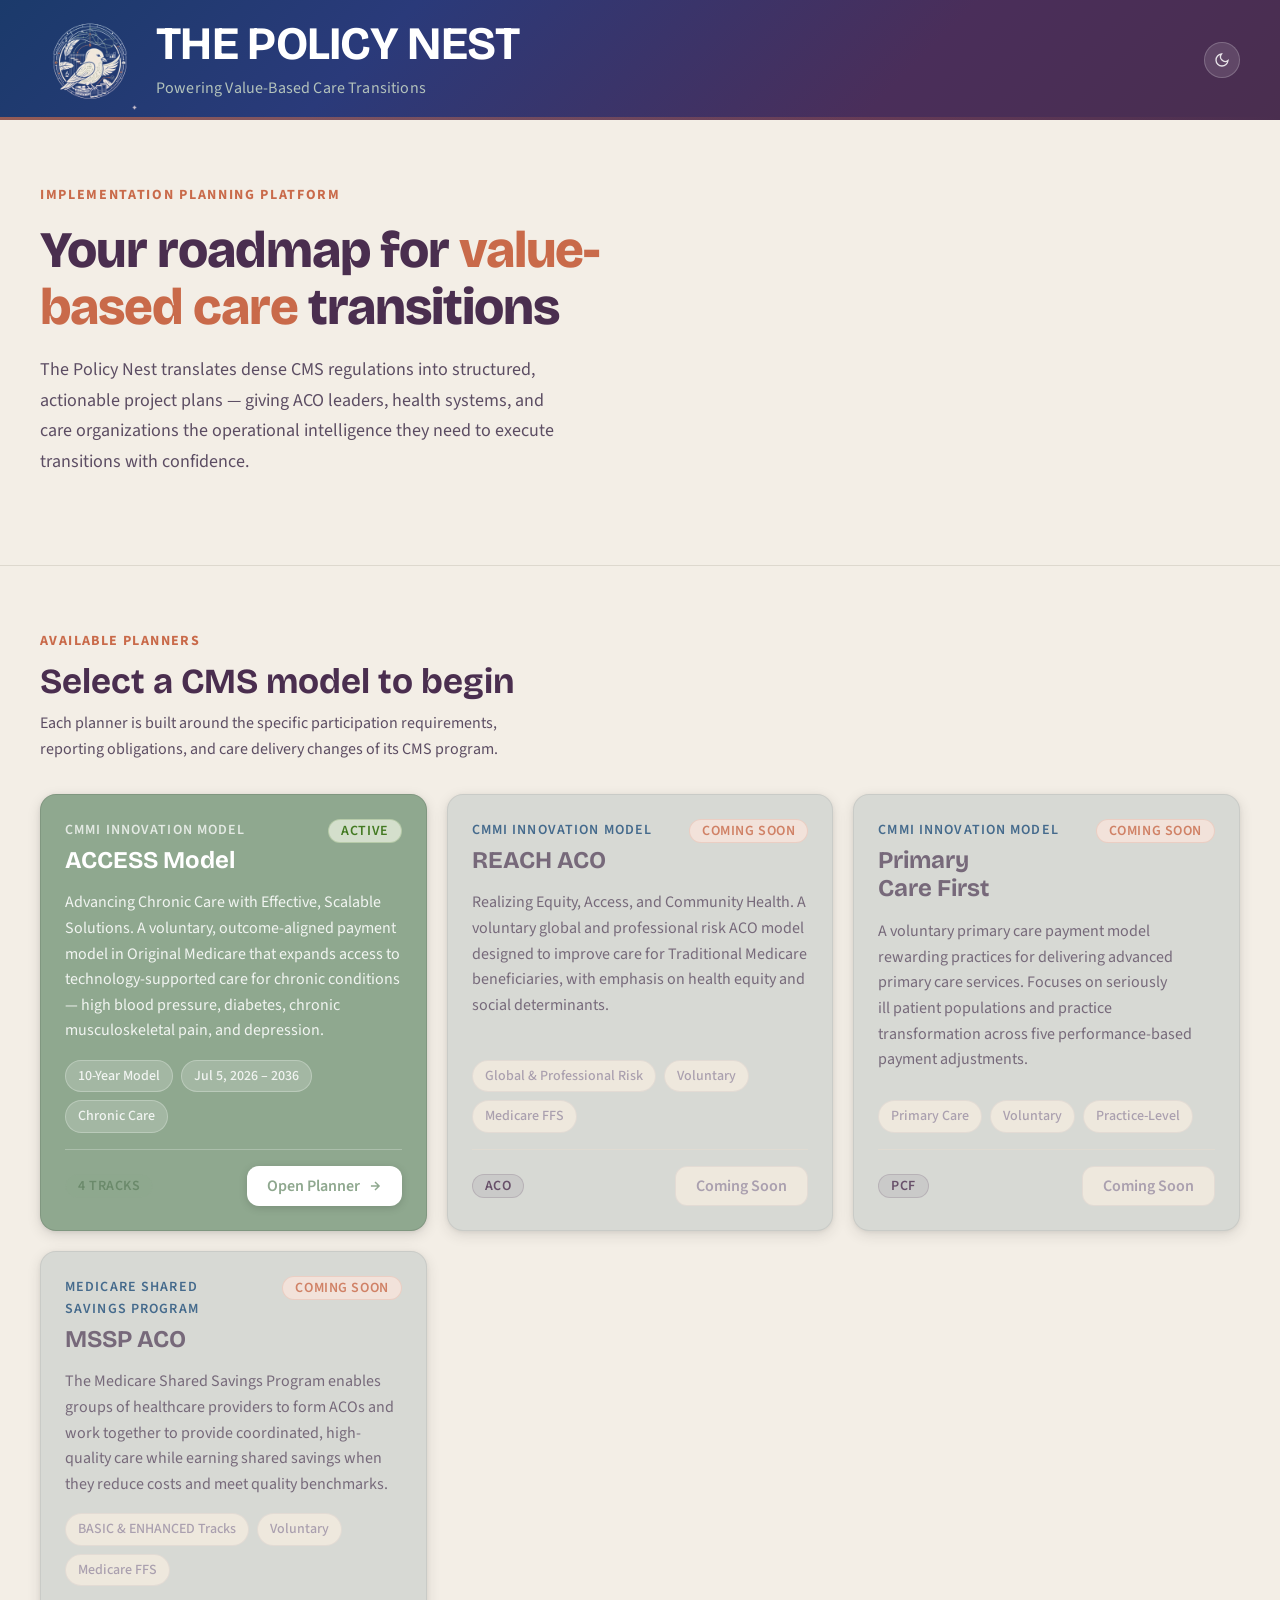
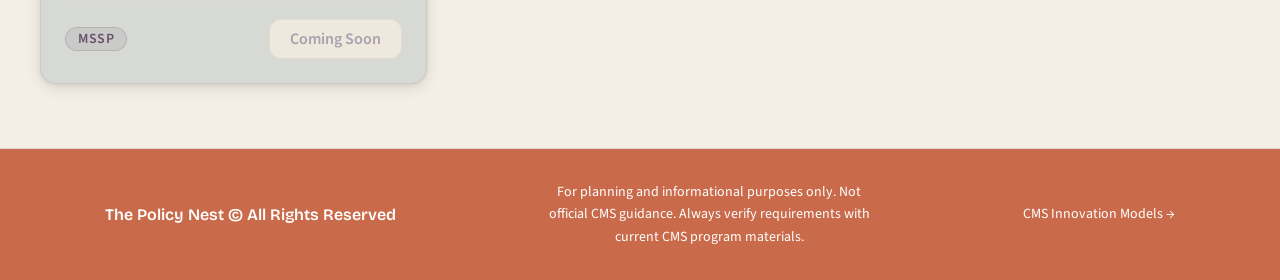
<file: index.html>
<!DOCTYPE html>
<html lang="en" data-theme="light">
<head>
  <meta charset="UTF-8" />
  <meta name="viewport" content="width=device-width, initial-scale=1.0" />
  <title>The Policy Nest — Implementation Planning Platform</title>
  <meta name="description" content="The Policy Nest translates CMS regulations and value-based care policy into structured, actionable implementation plans for ACO leaders and health systems." />
  <link rel="preconnect" href="https://fonts.googleapis.com">
  <link rel="preconnect" href="https://fonts.gstatic.com" crossorigin>
  <link href="https://fonts.googleapis.com/css2?family=Bricolage+Grotesque:opsz,wght@12..96,400;12..96,500;12..96,600;12..96,700;12..96,800&family=Source+Sans+3:ital,wght@0,300..900;1,300..900&display=swap" rel="stylesheet">
  <link rel="stylesheet" href="./style.css" />
  <style>
    html, body { height: 100%; }
    body { display: flex; flex-direction: column; background-color: #F3EEE6; }
    main { flex: 1; }

    /* ── Banner (matched to ACCESS Rollout.html) ── */
    .site-banner {
      background: linear-gradient(135deg, #1b3a6b 0%, #2a3a7a 30%, #4a2e5a 70%, #4a2e4f 100%);
      padding: 0 clamp(1.25rem, 4vw, 2.5rem);
      display: flex;
      align-items: center;
      justify-content: space-between;
      gap: 1rem;
      min-height: clamp(80px, 10vw, 120px);
      position: relative;
    }
    /* Thin clay accent line along the bottom edge (replaces the 4px solid border) */
    .site-banner::after {
      content: '';
      position: absolute;
      bottom: 0; left: 0; right: 0;
      height: 3px;
      background: linear-gradient(90deg, #c96a4a 0%, transparent 100%);
      opacity: 0.7;
    }

    /* Logo — pinned to TOP of the banner (not vertically centered) */
    .site-banner__logo-wrap {
      display: flex;
      align-items: flex-start;
      align-self: flex-start;
      margin-top: clamp(8px, 1vw, 14px);
      flex-shrink: 0;
    }
    .site-banner__logo {
      height: auto;
      width: auto;
      max-height: clamp(60px, 8vw, 100px);
      object-fit: contain;
      display: block;
      border-radius: 10px;
    }

    /* Title + tagline — left-aligned next to the logo */
    .site-banner__text-block {
      display: flex;
      flex-direction: column;
      gap: 0.35rem;
      flex: 1;
      min-width: 0;
    }
    .site-banner__name {
      font-family: var(--font-display);
      font-size: clamp(1.6rem, 3vw + 0.5rem, 3rem);
      font-weight: 700;
      color: #ffffff;
      letter-spacing: -0.015em;
      line-height: 1.1;
      white-space: nowrap;
    }
    .site-banner__tagline {
      font-family: var(--font-body);
      font-size: clamp(0.875rem, 1vw + 0.2rem, 1.2rem);
      font-weight: 400;
      color: rgba(194, 210, 195, 0.9);
      letter-spacing: 0.01em;
      text-transform: none;
      max-width: max-content;
    }

    /* Right nav (dark-mode toggle) */
    .site-banner__controls {
      display: flex;
      align-items: center;
      gap: 0.75rem;
      flex-shrink: 0;
      flex-wrap: wrap;
      justify-content: flex-end;
    }

    /* ── Hero ── */
    .hero {
      background: #F3EEE6;
      padding: clamp(var(--space-10), 5vw, var(--space-16)) var(--space-6);
    }
    .hero__inner { max-width: var(--content-wide); margin-inline: auto; }
    .hero__overline {
      font-family: var(--font-body);
      font-size: var(--text-xs);
      font-weight: 700;
      text-transform: uppercase;
      letter-spacing: 0.12em;
      color: var(--clay);
      margin-bottom: var(--space-4);
    }
    .hero__heading {
      font-family: var(--font-display);
      font-size: var(--text-2xl);
      font-weight: 800;
      color: var(--aubergine);
      line-height: 1.1;
      letter-spacing: -0.02em;
      margin-bottom: var(--space-5);
      max-width: 20ch;
    }
    .hero__heading span { color: var(--clay); }
    .hero__body {
      font-size: var(--text-base);
      color: var(--color-text-muted);
      max-width: 58ch;
      line-height: 1.7;
      margin-bottom: var(--space-6);
    }

    /* ── Models section ── */
    .models-section {
      background: #F3EEE6;
      padding: clamp(var(--space-10), 5vw, var(--space-16)) var(--space-6);
      border-top: 1px solid var(--color-divider);
      border-bottom: 1px solid var(--color-divider);
    }
    .models-section__header { max-width: var(--content-wide); margin-inline: auto; margin-bottom: var(--space-8); }
    .models-section__title { font-family: var(--font-display); font-size: var(--text-xl); font-weight: 700; color: var(--aubergine); margin-top: var(--space-2); }
    .models-section__desc { font-size: var(--text-sm); color: var(--color-text-muted); margin-top: var(--space-2); max-width: 58ch; }
    .models-grid { max-width: var(--content-wide); margin-inline: auto; display: grid; grid-template-columns: repeat(auto-fill, minmax(min(300px, 100%), 1fr)); gap: var(--space-5); }

    /* ── Model Card ── */
    .model-card {
      background: #d1d5d1;
      border: 1px solid rgba(0,0,0,0.08);
      border-radius: var(--radius-xl);
      padding: var(--space-6);
      display: flex; flex-direction: column; gap: var(--space-4);
      box-shadow: 0 4px 14px rgba(0,0,0,0.12), 0 1px 4px rgba(0,0,0,0.08);
      transition: box-shadow var(--transition-interactive), transform var(--transition-interactive);
      cursor: pointer;
      position: relative;
    }
    .model-card:hover {
      box-shadow: 0 8px 24px rgba(0,0,0,0.16), 0 2px 6px rgba(0,0,0,0.10);
      transform: translateY(-2px);
    }
    .model-card--active {
      background: #8FA88F;
      border-color: rgba(0,0,0,0.10);
    }
    .model-card--inactive {
      background: #d1d5d1;
      opacity: 0.82;
      cursor: default;
    }
    .model-card--inactive:hover {
      transform: none;
      box-shadow: 0 4px 14px rgba(0,0,0,0.12), 0 1px 4px rgba(0,0,0,0.08);
    }
    .model-card__top { display: flex; align-items: flex-start; justify-content: space-between; gap: var(--space-3); }
    .model-card__program { font-size: var(--text-xs); font-weight: 600; text-transform: uppercase; letter-spacing: 0.08em; color: var(--azure); }
    .model-card--active .model-card__program { color: rgba(255,255,255,0.75); }
    .model-card__name { font-family: var(--font-display); font-size: var(--text-lg); font-weight: 700; color: var(--aubergine); line-height: 1.2; margin-top: var(--space-1); }
    .model-card--active .model-card__name { color: #ffffff; }
    .model-card--inactive .model-card__name { color: var(--color-text-muted); }
    .model-card__desc { font-size: var(--text-sm); color: var(--color-text-muted); line-height: 1.6; flex: 1; }
    .model-card--active .model-card__desc { color: rgba(255,255,255,0.88); }
    .model-card__details { display: flex; flex-wrap: wrap; gap: var(--space-2); }
    .model-card__detail-pill {
      font-size: var(--text-xs); font-weight: 500;
      color: var(--color-text-faint);
      background: var(--color-surface-offset);
      border: 1px solid var(--color-border-subtle);
      border-radius: var(--radius-full);
      padding: var(--space-1) var(--space-3);
    }
    .model-card--active .model-card__detail-pill {
      background: rgba(255,255,255,0.18);
      border-color: rgba(255,255,255,0.25);
      color: rgba(255,255,255,0.85);
    }
    .model-card__footer { display: flex; align-items: center; justify-content: space-between; gap: var(--space-3); padding-top: var(--space-4); border-top: 1px solid var(--color-divider); margin-top: auto; }
    .model-card--active .model-card__footer { border-top-color: rgba(255,255,255,0.25); }
    .model-card__cta {
      display: inline-flex; align-items: center; gap: var(--space-2);
      padding: var(--space-2) var(--space-5);
      border-radius: var(--radius-lg);
      font-family: var(--font-body); font-size: var(--text-sm); font-weight: 600;
      line-height: 1; text-decoration: none; min-height: 40px;
      transition: background var(--transition-interactive), box-shadow var(--transition-interactive), transform var(--transition-fast);
    }
    .model-card__cta--active {
      background: #ffffff;
      color: #8FA88F;
      box-shadow: 0 2px 8px rgba(0,0,0,0.15);
    }
    .model-card__cta--active:hover {
      background: #f0f4f0;
      box-shadow: 0 4px 16px rgba(0,0,0,0.18);
      color: #6d8a6d;
      transform: translateX(2px);
    }
    .model-card__cta--disabled {
      background: var(--color-surface-offset);
      color: var(--color-text-faint);
      cursor: not-allowed;
      pointer-events: none;
      border: 1px solid var(--color-border-subtle);
    }

    /* ── Footer ── */
    .app-footer {
      background: #C96A4A !important;
    }
    .app-footer__inner {
      text-align: center;
    }
    .app-footer__brand,
    .app-footer__note,
    .app-footer__link {
      color: #ffffff !important;
      text-align: center;
      display: block;
      margin-inline: auto;
    }
    .app-footer__link:hover {
      color: rgba(255,255,255,0.8) !important;
    }

    /* ── Responsive ── */
    @media (max-width: 640px) {
      .site-banner {
        padding-top: var(--space-5);
        padding-bottom: var(--space-16);
        padding-inline: var(--space-5);
        min-height: unset;
      }
      .site-banner__inner { justify-content: flex-start; }
      .site-banner__brand { flex-direction: row; gap: var(--space-4); align-items: flex-start; }
      .site-banner__name { white-space: normal; font-size: clamp(1.5rem, 6vw, 2.2rem); }
      .site-banner__tagline { white-space: normal; font-size: var(--text-sm); }
      .site-banner__logo { height: 100px; }
      .models-grid { grid-template-columns: 1fr; }
    }

    /* ── Dark mode ── */
    [data-theme="dark"] body { background-color: var(--color-bg); }
    [data-theme="dark"] .hero { background: var(--color-bg); }
    [data-theme="dark"] .models-section { background: var(--color-surface); border-color: var(--color-divider); }
    [data-theme="dark"] .model-card--inactive { background: #3a3d3a; }
    [data-theme="dark"] .site-banner {
      background: linear-gradient(
        to bottom,
        #3a2240 0%,
        #3a2240 50%,
        #163a5f 100%
      );
    }
  </style>
</head>
<body>

  <!-- BANNER -->
  <header class="site-banner" role="banner" aria-label="The Policy Nest">
    <div class="site-banner__logo-wrap">
      <img
        src="./PNL%20RMVBG.png"
        alt="The Policy Nest logo"
        class="site-banner__logo"
        width="120"
        height="100"
        loading="eager"
      />
    </div>
    <div class="site-banner__text-block">
      <span class="site-banner__name">THE POLICY NEST</span>
      <span class="site-banner__tagline">Powering Value-Based Care Transitions</span>
    </div>
    <div class="site-banner__controls">
      <button class="toggle-dark" data-theme-toggle aria-label="Switch to dark mode" title="Toggle dark mode">
        <svg width="16" height="16" viewBox="0 0 24 24" fill="none" stroke="currentColor" stroke-width="2" aria-hidden="true">
          <path d="M21 12.79A9 9 0 1 1 11.21 3 7 7 0 0 0 21 12.79z"/>
        </svg>
      </button>
    </div>
  </header>

  <main id="main-content">

    <!-- HERO -->
    <section class="hero" aria-labelledby="hero-heading">
      <div class="hero__inner">
        <p class="hero__overline">Implementation Planning Platform</p>
        <h1 class="hero__heading" id="hero-heading">
          Your roadmap for <span>value-based care</span> transitions
        </h1>
        <p class="hero__body">
          The Policy Nest translates dense CMS regulations into structured, actionable project plans — giving ACO leaders, health systems, and care organizations the operational intelligence they need to execute transitions with confidence.
        </p>
      </div>
    </section>

    <!-- MODEL SELECTOR -->
    <section class="models-section" aria-labelledby="models-heading">
      <div class="models-section__header">
        <p class="overline">Available Planners</p>
        <h2 class="models-section__title" id="models-heading">Select a CMS model to begin</h2>
        <p class="models-section__desc">Each planner is built around the specific participation requirements, reporting obligations, and care delivery changes of its CMS program.</p>
      </div>

      <div class="models-grid" role="list">

        <!-- ACCESS Model — ACTIVE -->
        <article class="model-card model-card--active" role="listitem">
          <div class="model-card__top">
            <div>
              <p class="model-card__program">CMMI Innovation Model</p>
              <h3 class="model-card__name">ACCESS Model</h3>
            </div>
            <span class="badge badge--active">Active</span>
          </div>
          <p class="model-card__desc">Advancing Chronic Care with Effective, Scalable Solutions. A voluntary, outcome-aligned payment model in Original Medicare that expands access to technology-supported care for chronic conditions — high blood pressure, diabetes, chronic musculoskeletal pain, and depression.</p>
          <div class="model-card__details">
            <span class="model-card__detail-pill">10-Year Model</span>
            <span class="model-card__detail-pill">Jul 5, 2026 &ndash; 2036</span>
            <span class="model-card__detail-pill">Chronic Care</span>
          </div>
          <div class="model-card__footer">
            <span class="badge badge--sage">4 Tracks</span>
            <a href="./ACCESS%20Rollout.html" class="model-card__cta model-card__cta--active" aria-label="Open ACCESS Model Planner">
              Open Planner
              <svg width="14" height="14" viewBox="0 0 24 24" fill="none" stroke="currentColor" stroke-width="2.5" aria-hidden="true"><path d="M5 12h14M12 5l7 7-7 7"/></svg>
            </a>
          </div>
        </article>

        <!-- REACH ACO -->
        <article class="model-card model-card--inactive" role="listitem">
          <div class="model-card__top">
            <div>
              <p class="model-card__program">CMMI Innovation Model</p>
              <h3 class="model-card__name">REACH ACO</h3>
            </div>
            <span class="badge badge--coming-soon">Coming Soon</span>
          </div>
          <p class="model-card__desc">Realizing Equity, Access, and Community Health. A voluntary global and professional risk ACO model designed to improve care for Traditional Medicare beneficiaries, with emphasis on health equity and social determinants.</p>
          <div class="model-card__details">
            <span class="model-card__detail-pill">Global &amp; Professional Risk</span>
            <span class="model-card__detail-pill">Voluntary</span>
            <span class="model-card__detail-pill">Medicare FFS</span>
          </div>
          <div class="model-card__footer">
            <span class="badge badge--aubergine">ACO</span>
            <span class="model-card__cta model-card__cta--disabled" aria-disabled="true">Coming Soon</span>
          </div>
        </article>

        <!-- PCF -->
        <article class="model-card model-card--inactive" role="listitem">
          <div class="model-card__top">
            <div>
              <p class="model-card__program">CMMI Innovation Model</p>
              <h3 class="model-card__name">Primary Care First</h3>
            </div>
            <span class="badge badge--coming-soon">Coming Soon</span>
          </div>
          <p class="model-card__desc">A voluntary primary care payment model rewarding practices for delivering advanced primary care services. Focuses on seriously ill patient populations and practice transformation across five performance-based payment adjustments.</p>
          <div class="model-card__details">
            <span class="model-card__detail-pill">Primary Care</span>
            <span class="model-card__detail-pill">Voluntary</span>
            <span class="model-card__detail-pill">Practice-Level</span>
          </div>
          <div class="model-card__footer">
            <span class="badge badge--aubergine">PCF</span>
            <span class="model-card__cta model-card__cta--disabled" aria-disabled="true">Coming Soon</span>
          </div>
        </article>

        <!-- MSSP ACO -->
        <article class="model-card model-card--inactive" role="listitem">
          <div class="model-card__top">
            <div>
              <p class="model-card__program">Medicare Shared Savings Program</p>
              <h3 class="model-card__name">MSSP ACO</h3>
            </div>
            <span class="badge badge--coming-soon">Coming Soon</span>
          </div>
          <p class="model-card__desc">The Medicare Shared Savings Program enables groups of healthcare providers to form ACOs and work together to provide coordinated, high-quality care while earning shared savings when they reduce costs and meet quality benchmarks.</p>
          <div class="model-card__details">
            <span class="model-card__detail-pill">BASIC &amp; ENHANCED Tracks</span>
            <span class="model-card__detail-pill">Voluntary</span>
            <span class="model-card__detail-pill">Medicare FFS</span>
          </div>
          <div class="model-card__footer">
            <span class="badge badge--aubergine">MSSP</span>
            <span class="model-card__cta model-card__cta--disabled" aria-disabled="true">Coming Soon</span>
          </div>
        </article>

      </div>
    </section>

  </main>

  <!-- FOOTER -->
  <footer class="app-footer" role="contentinfo">
    <div class="app-footer__inner">
      <span class="app-footer__brand">The Policy Nest &copy; All Rights Reserved</span>
      <p class="app-footer__note">
        For planning and informational purposes only. Not official CMS guidance. Always verify requirements with current CMS program materials.
      </p>
      <a href="https://www.cms.gov/priorities/innovation/innovation-models" class="app-footer__link" target="_blank" rel="noopener noreferrer">
        CMS Innovation Models →
      </a>
    </div>
  </footer>

  <script>
    (function(){
      const t = document.querySelector('[data-theme-toggle]');
      const r = document.documentElement;
      let d = matchMedia('(prefers-color-scheme:dark)').matches ? 'dark' : 'light';
      r.setAttribute('data-theme', d);
      if (t) {
        const sunSVG = '<svg width="16" height="16" viewBox="0 0 24 24" fill="none" stroke="currentColor" stroke-width="2" aria-hidden="true"><circle cx="12" cy="12" r="5"/><path d="M12 1v2M12 21v2M4.22 4.22l1.42 1.42M18.36 18.36l1.42 1.42M1 12h2M21 12h2M4.22 19.78l1.42-1.42M18.36 5.64l1.42-1.42"/></svg>';
        const moonSVG = '<svg width="16" height="16" viewBox="0 0 24 24" fill="none" stroke="currentColor" stroke-width="2" aria-hidden="true"><path d="M21 12.79A9 9 0 1 1 11.21 3 7 7 0 0 0 21 12.79z"/></svg>';
        t.innerHTML = d === 'dark' ? sunSVG : moonSVG;
        t.setAttribute('aria-label', 'Switch to ' + (d === 'dark' ? 'light' : 'dark') + ' mode');
        t.addEventListener('click', () => {
          d = d === 'dark' ? 'light' : 'dark';
          r.setAttribute('data-theme', d);
          t.innerHTML = d === 'dark' ? sunSVG : moonSVG;
          t.setAttribute('aria-label', 'Switch to ' + (d === 'dark' ? 'light' : 'dark') + ' mode');
        });
      }
    })();
  </script>

</body>
</html>
</file>
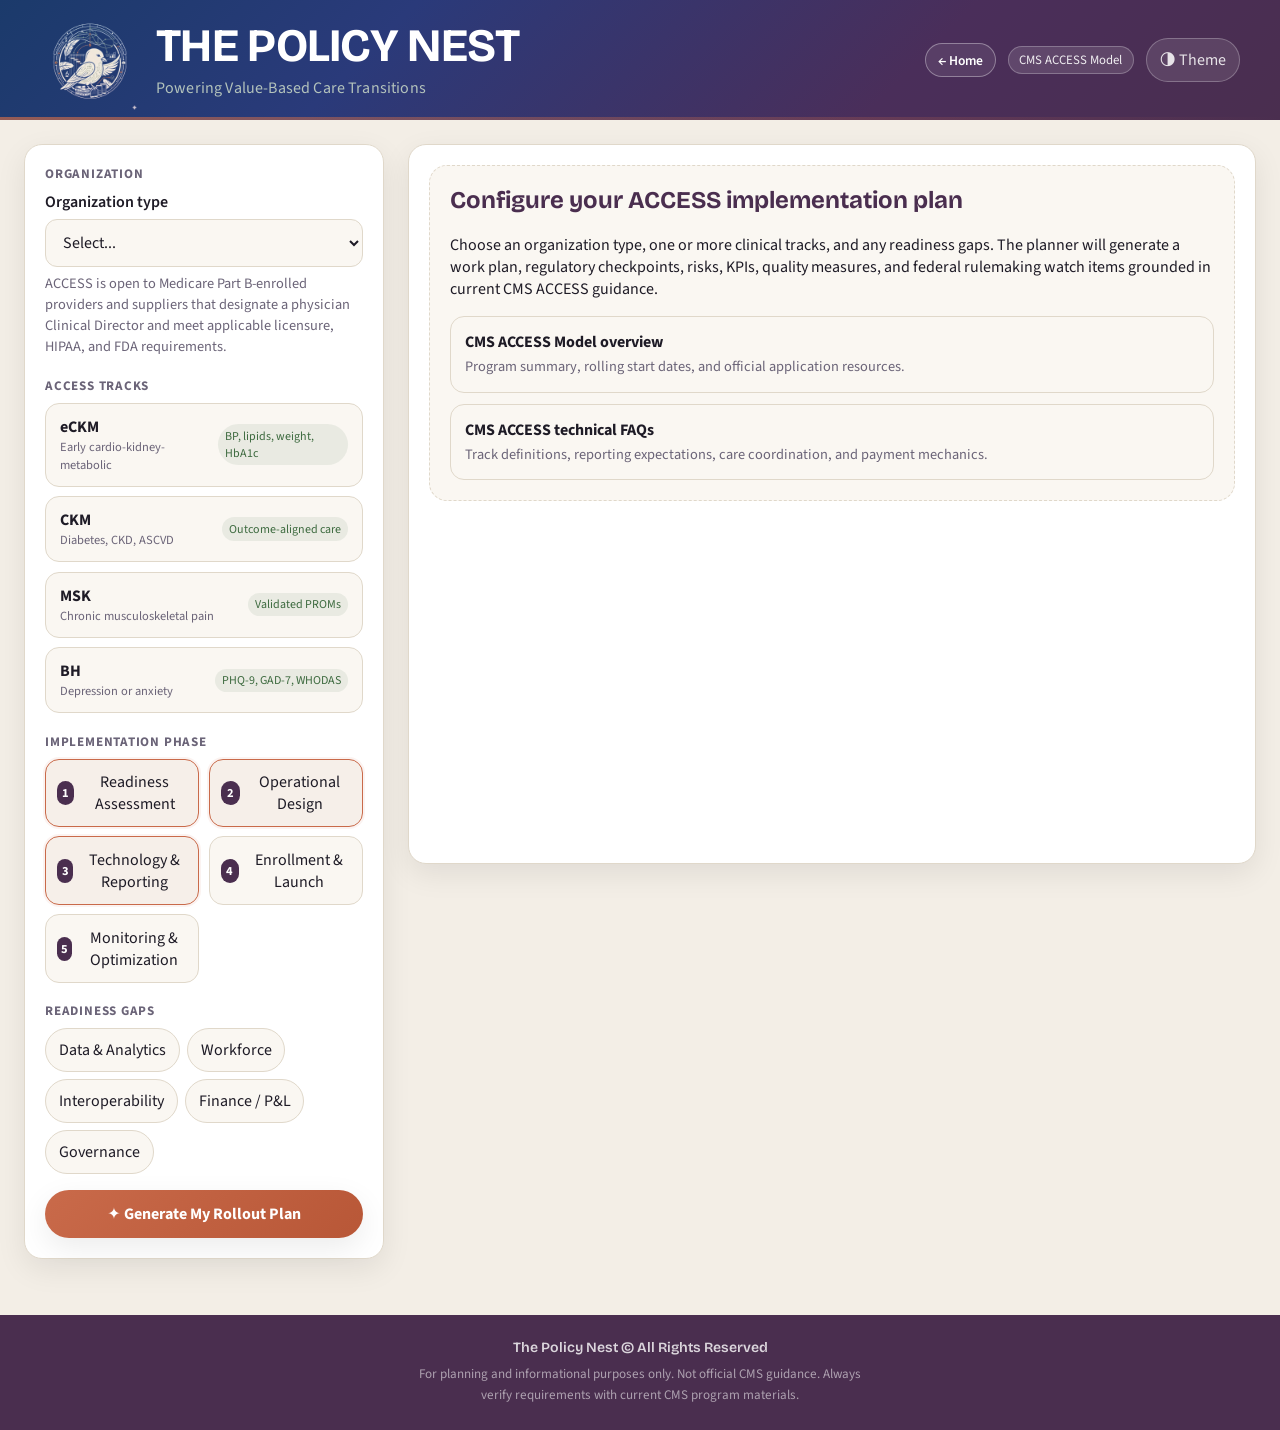
<file: ACCESS Rollout.html>
<!DOCTYPE html>
<html lang="en" data-theme="light">
<head>
  <meta charset="UTF-8">
  <title>ACCESS Rollout Planner | The Policy Nest</title>
  <meta name="viewport" content="width=device-width, initial-scale=1.0">
  <link rel="preconnect" href="https://fonts.googleapis.com">
  <link rel="preconnect" href="https://fonts.gstatic.com" crossorigin>
  <link href="https://fonts.googleapis.com/css2?family=Bricolage+Grotesque:wght@500;600;700&family=Source+Sans+3:wght@300;400;600;700&display=swap" rel="stylesheet">
  <style>
    :root {
      --aubergine: #4a2e4f;
      --aubergine-light: #7a5a80;
      --bone: #f3eee6;
      --clay: #c96a4a;
      --clay-light: #e08060;
      --azure: #1f4e79;
      --sage: #8fa88f;
      --text-main: #1e1b26;
      --text-muted: #6b6478;
      --surface: #ffffff;
      --surface-soft: #faf7f2;
      --surface-accent: #f6efe9;
      --border-subtle: #e0d8ca;
      --shadow-soft: 0 10px 30px rgba(0,0,0,0.08);
      --success: #3d6a3f;
      --warning: #8a5a00;
      --danger: #8a3040;
    }
    [data-theme="dark"] {
      --aubergine: #c9a8d4;
      --aubergine-light: #ddc0e5;
      --bone: #17141b;
      --clay: #e88a6a;
      --clay-light: #f0a080;
      --text-main: #f5f1f8;
      --text-muted: #c2b9cc;
      --surface: #231d29;
      --surface-soft: #2b2432;
      --surface-accent: #362a37;
      --border-subtle: #4f4456;
      --shadow-soft: 0 14px 34px rgba(0,0,0,0.35);
      --success: #9ccf9d;
      --warning: #f2c46d;
      --danger: #f4a5b2;
    }
    *{box-sizing:border-box;}
    html{scroll-behavior:smooth;}
    body{margin:0;font-family:"Source Sans 3",system-ui,sans-serif;background:var(--bone);color:var(--text-main);min-height:100vh;}
    button,input,select,textarea{font:inherit;}
    button{cursor:pointer;}

    /* ── SITE BANNER ─────────────────────────────────────────────────────── */
    .site-banner {
      background: linear-gradient(135deg, #1b3a6b 0%, #2a3a7a 30%, #4a2e5a 70%, #4a2e4f 100%);
      padding: 0 clamp(1.25rem, 4vw, 2.5rem);
      display: flex;
      align-items: center;
      justify-content: space-between;
      gap: 1rem;
      min-height: clamp(80px, 10vw, 120px);
      position: relative;
    }
    .site-banner::after {
      content: '';
      position: absolute;
      bottom: 0; left: 0; right: 0;
      height: 3px;
      background: linear-gradient(90deg, #c96a4a 0%, transparent 100%);
      opacity: 0.7;
    }

    /* Logo — pinned to TOP of the banner (not vertically centered) */
    .site-banner__logo-wrap {
      display: flex;
      align-items: flex-start;   /* anchor logo to top edge of the wrap */
      align-self: flex-start;    /* opt this child out of the banner's align-items:center */
      margin-top: clamp(8px, 1vw, 14px);  /* top-only inset (was symmetric padding-block) */
      flex-shrink: 0;
    }
    .site-banner__logo {
      /* fixed height (no longer stretches to fill the wrap) so it sits at the top */
      height: auto;
      width: auto;
      max-height: clamp(60px, 8vw, 100px);
      object-fit: contain;
      display: block;
      border-radius: 10px;
    }

    /* Title + tagline */
    .site-banner__text {
      display: flex;
      flex-direction: column;
      gap: 0.35rem;
      flex: 1;
      min-width: 0;
    }
    .site-banner__title {
      font-family: "Bricolage Grotesque", system-ui, sans-serif;
      font-size: clamp(1.6rem, 3vw + 0.5rem, 3rem);
      font-weight: 700;
      color: #ffffff;
      letter-spacing: -0.015em;
      line-height: 1.1;
      white-space: nowrap;
    }
    .site-banner__tagline {
      font-family: "Source Sans 3", system-ui, sans-serif;
      font-size: clamp(0.875rem, 1vw + 0.2rem, 1.2rem);
      font-weight: 400;
      color: rgba(194, 210, 195, 0.9);
      letter-spacing: 0.01em;
      /* Fix 5: constrain to max-content so it doesn't stretch wider than the title */
      max-width: max-content;
    }

    /* Right nav (badge + toggle) */
    .site-banner__nav {
      display: flex;
      align-items: center;
      gap: 0.75rem;
      flex-shrink: 0;
      flex-wrap: wrap;
      justify-content: flex-end;
    }

    .app-shell{max-width:1280px;margin:0 auto;padding:1.5rem;}
    .app-header{display:flex;align-items:center;justify-content:space-between;gap:1rem;margin-bottom:1.5rem;flex-wrap:wrap;}
    .brand{display:flex;align-items:center;gap:0.75rem;}
    .brand-mark{width:44px;height:44px;border-radius:12px;background:linear-gradient(135deg,var(--aubergine),var(--clay));color:white;display:grid;place-items:center;font-weight:700;box-shadow:var(--shadow-soft);}
    .brand-title{font-family:"Bricolage Grotesque",system-ui,sans-serif;font-size:1.15rem;color:var(--aubergine);}
    .brand-subtitle{color:var(--text-muted);font-size:0.92rem;}
    .header-right{display:flex;align-items:center;gap:0.75rem;flex-wrap:wrap;}
    .badge{font-size:0.8rem;padding:0.25rem 0.65rem;border-radius:999px;background:rgba(31,78,121,0.08);color:var(--azure);border:1px solid rgba(31,78,121,0.22);}
    .badge--banner{background:rgba(255,255,255,0.12);color:rgba(255,255,255,0.9);border:1px solid rgba(255,255,255,0.25);font-size:0.8rem;padding:0.25rem 0.65rem;border-radius:999px;}
    .toggle-dark{border-radius:999px;border:1px solid var(--border-subtle);background:var(--surface);padding:0.5rem 0.8rem;color:var(--text-main);min-height:44px;display:inline-flex;gap:0.45rem;align-items:center;}
    .toggle-dark--banner{border-radius:999px;border:1px solid rgba(255,255,255,0.25);background:rgba(255,255,255,0.1);padding:0.5rem 0.8rem;color:rgba(255,255,255,0.85);min-height:44px;display:inline-flex;gap:0.45rem;align-items:center;transition:background 160ms ease;}
    .toggle-dark--banner:hover{background:rgba(255,255,255,0.2);color:#fff;}
    /* Home link pill in the right nav — matches the theme toggle look */
    .home-link--banner{border-radius:999px;border:1px solid rgba(255,255,255,0.35);background:rgba(255,255,255,0.08);color:#fff;padding:0.4rem 0.75rem;font-size:0.85rem;font-weight:600;text-decoration:none;display:inline-flex;align-items:center;gap:0.35rem;transition:background 160ms ease, border-color 160ms ease;}
    .home-link--banner:hover,.home-link--banner:focus-visible{background:rgba(255,255,255,0.2);border-color:rgba(255,255,255,0.55);color:#fff;text-decoration:none;outline:none;}
    /* Clickable logo wrapper — remove default link styling, add subtle hover */
    .site-banner__logo-link{display:inline-flex;text-decoration:none;border-radius:12px;transition:opacity 160ms ease, transform 160ms ease;}
    .site-banner__logo-link:hover,.site-banner__logo-link:focus-visible{opacity:0.85;outline:none;}
    .site-banner__logo-link:focus-visible{box-shadow:0 0 0 2px rgba(255,255,255,0.6);}
    .btn-icon{border-radius:999px;border:1px solid var(--border-subtle);background:var(--surface);padding:0.5rem 0.9rem;color:var(--text-main);min-height:44px;display:inline-flex;gap:0.45rem;align-items:center;font-size:0.9rem;font-weight:600;transition:background 160ms ease,border-color 160ms ease;}
    .btn-icon:hover{background:var(--surface-accent);border-color:var(--clay);}

    .layout{display:grid;grid-template-columns:minmax(300px,360px) minmax(0,1fr);gap:1.5rem;align-items:flex-start;}
    .left-panel,.right-panel{background:var(--surface);border:1px solid var(--border-subtle);border-radius:18px;box-shadow:var(--shadow-soft);}
    .left-panel{padding:1.25rem;position:sticky;top:1rem;}
    .right-panel{padding:1.25rem;min-height:720px;}
    .panel-section+.panel-section{margin-top:1.2rem;}
    .panel-section-title{font-size:0.82rem;font-weight:700;letter-spacing:0.06em;text-transform:uppercase;color:var(--text-muted);margin-bottom:0.5rem;}
    label{display:block;margin-bottom:0.35rem;font-weight:600;}
    select{width:100%;min-height:44px;padding:0.7rem 0.8rem;border-radius:12px;border:1px solid var(--border-subtle);background:var(--surface-soft);color:var(--text-main);}
    .helper-copy{color:var(--text-muted);font-size:0.9rem;margin-top:0.4rem;}
    .track-grid,.phase-grid{display:grid;gap:0.6rem;}
    .track-chip,.phase-pill,.gap-chip,.tab-btn{transition:transform 160ms ease,background 160ms ease,border-color 160ms ease,color 160ms ease,box-shadow 160ms ease;}
    .track-chip:hover,.phase-pill:hover,.gap-chip:hover,.tab-btn:hover{transform:translateY(-1px);}
    .track-chip{width:100%;text-align:left;border-radius:14px;padding:0.75rem 0.85rem;border:1px solid var(--border-subtle);background:var(--surface-soft);color:var(--text-main);display:flex;justify-content:space-between;align-items:center;gap:0.75rem;min-height:52px;}
    .track-chip .label{font-weight:700;}
    .track-chip small{display:block;font-size:0.78rem;color:var(--text-muted);}
    .track-chip .pill{font-size:0.75rem;padding:0.2rem 0.45rem;border-radius:999px;background:rgba(143,168,143,0.16);color:var(--success);}
    .track-chip.active,.phase-pill.active,.gap-chip.active{border-color:var(--clay);background:var(--surface-accent);box-shadow:0 0 0 2px rgba(201,106,74,0.08);}
    .phase-grid{grid-template-columns:repeat(2,minmax(0,1fr));}
    .phase-pill{border-radius:14px;border:1px solid var(--border-subtle);padding:0.7rem;background:var(--surface-soft);color:var(--text-main);display:flex;align-items:center;gap:0.55rem;min-height:50px;}
    .phase-pill .num{width:24px;height:24px;border-radius:999px;display:inline-grid;place-items:center;background:var(--aubergine);color:#fff;font-size:0.78rem;font-weight:700;}
    .gap-grid{display:flex;flex-wrap:wrap;gap:0.45rem;}
    .gap-chip{border-radius:999px;border:1px solid var(--border-subtle);padding:0.55rem 0.8rem;background:var(--surface-soft);color:var(--text-main);min-height:44px;}
    .btn-generate{width:100%;margin-top:1rem;border:none;border-radius:999px;min-height:48px;background:linear-gradient(135deg,var(--clay),#b85737);color:white;font-weight:700;display:inline-flex;align-items:center;justify-content:center;gap:0.5rem;box-shadow:var(--shadow-soft);transition:opacity 160ms ease,transform 160ms ease;}
    .btn-generate:hover{opacity:0.9;transform:translateY(-1px);}
    .btn-reset{width:100%;margin-top:0.55rem;border:1px solid var(--border-subtle);border-radius:999px;min-height:44px;background:var(--surface-soft);color:var(--text-muted);font-weight:600;display:inline-flex;align-items:center;justify-content:center;gap:0.5rem;transition:background 160ms ease,color 160ms ease;}
    .btn-reset:hover{background:var(--surface-accent);color:var(--text-main);}

    .warn-banner{background:rgba(138,90,0,0.09);border:1px solid rgba(138,90,0,0.22);border-radius:12px;padding:0.65rem 0.85rem;color:var(--warning);font-size:0.88rem;margin-top:0.75rem;display:none;}
    .warn-banner.visible{display:block;}

    .summary-row{display:grid;grid-template-columns:repeat(3,minmax(0,1fr));gap:0.85rem;margin:1rem 0 1.25rem;}
    .summary-card{border:1px solid var(--border-subtle);border-radius:16px;background:var(--surface-soft);padding:0.9rem;}
    .summary-kicker{color:var(--text-muted);font-size:0.78rem;text-transform:uppercase;letter-spacing:0.06em;}
    .summary-value{font-family:"Bricolage Grotesque",system-ui,sans-serif;font-size:1.35rem;margin-top:0.3rem;}

    .plan-header{margin-bottom:1rem;}
    .plan-header-top{display:flex;justify-content:space-between;align-items:flex-start;gap:1rem;flex-wrap:wrap;margin-bottom:0.4rem;}
    .plan-title{font-family:"Bricolage Grotesque",system-ui,sans-serif;font-size:1.35rem;color:var(--aubergine);}
    .plan-meta{color:var(--text-muted);}
    .progress-bar-wrap{margin-top:0.9rem;}
    .progress-bar-label{display:flex;justify-content:space-between;color:var(--text-muted);font-size:0.88rem;margin-bottom:0.35rem;}
    .progress-bar{width:100%;height:10px;border-radius:999px;background:var(--surface-soft);overflow:hidden;}
    .progress-bar-fill{height:100%;width:0;background:linear-gradient(90deg,var(--clay),var(--sage),var(--azure));transition:width 520ms cubic-bezier(0.16,1,0.3,1);}

    .tabs-bar{display:grid;grid-template-columns:repeat(auto-fit,minmax(118px,1fr));gap:0.55rem;margin-bottom:1rem;padding-bottom:1rem;border-bottom:1px solid var(--border-subtle);}
    .tab-btn{border:1px solid var(--border-subtle);background:var(--surface-soft);color:var(--text-muted);border-radius:999px;min-height:44px;padding:0.55rem 0.75rem;font-weight:600;font-size:0.85rem;}
    .tab-btn.active{color:var(--aubergine);border-color:var(--clay);background:var(--surface-accent);}

    .tab-panel{display:none;animation:fadeIn 220ms ease;}
    .tab-panel.active{display:block;}
    @keyframes fadeIn{from{opacity:0;transform:translateY(4px);}to{opacity:1;transform:translateY(0);}}

    .empty-state{border:1px dashed var(--border-subtle);border-radius:18px;padding:1.25rem;background:var(--surface-soft);}
    .empty-state h2{margin-top:0;font-family:"Bricolage Grotesque",system-ui,sans-serif;color:var(--aubergine);}
    .phase-card,.detail-card,.risk-card,.kpi-card,.scorecard-row{border:1px solid var(--border-subtle);border-radius:16px;background:var(--surface-soft);padding:1rem;margin-bottom:0.9rem;}
    .phase-card-header{display:flex;justify-content:space-between;gap:1rem;align-items:flex-start;margin-bottom:0.7rem;}
    .phase-card h3,.detail-card h3,.risk-card h3,.kpi-card h3{margin:0;font-size:1.02rem;color:var(--aubergine);}
    .phase-badge,.severity-pill,.metric-status{border-radius:999px;padding:0.2rem 0.55rem;font-size:0.75rem;font-weight:700;}
    .phase-badge{background:rgba(31,78,121,0.1);color:var(--azure);}

    .task-list{display:grid;gap:0.55rem;}
    .task-item{display:flex;gap:0.75rem;align-items:flex-start;padding:0.7rem 0.75rem;border-radius:14px;background:var(--surface);border:1px solid var(--border-subtle);transition:background 180ms ease,opacity 180ms ease;cursor:pointer;}
    .task-item:hover{background:var(--surface-accent);}
    .task-item.done{opacity:0.55;}
    .task-item.done .task-check{background:var(--clay);border-color:var(--clay);}
    .task-item.done .task-check::after{content:'✓';color:#fff;font-size:11px;display:block;text-align:center;line-height:16px;}
    .task-item.done strong{text-decoration:line-through;color:var(--text-muted);}
    .task-check{margin-top:0.15rem;width:18px;height:18px;border-radius:6px;border:1.5px solid var(--clay);flex:0 0 auto;background:transparent;transition:background 180ms ease;}
    .task-copy strong{display:block;margin-bottom:0.15rem;}
    .task-meta{color:var(--text-muted);font-size:0.85rem;}

    /* ---- Track-level intake & measure requirements ---- */
    .track-intake-card{border:1.5px solid var(--clay);}
    .track-intake-track{padding:0.85rem 0.9rem;border-radius:14px;background:var(--surface);border:1px solid var(--border-subtle);margin-bottom:0.75rem;}
    .track-intake-track:last-child{margin-bottom:0;}
    .track-intake-track h4{margin:0 0 0.3rem;font-size:0.95rem;color:var(--aubergine);}
    .track-intake-label{color:var(--text-muted);font-size:0.8rem;font-weight:700;text-transform:uppercase;letter-spacing:0.03em;margin:0.6rem 0 0.3rem;}
    .track-intake-window{color:var(--text-muted);font-size:0.85rem;margin-top:0.15rem;}
    .track-intake-measures{display:grid;gap:0.4rem;}
    .track-intake-measure{display:flex;justify-content:space-between;gap:0.75rem;padding:0.5rem 0.65rem;border-radius:10px;background:var(--surface-soft);font-size:0.85rem;}
    .track-intake-measure .measure-name{font-weight:600;}
    .track-intake-measure .measure-when{color:var(--text-muted);font-size:0.78rem;white-space:nowrap;text-align:right;}
    .track-intake-escalation{margin-top:0.6rem;font-size:0.85rem;}
    .track-intake-exclusive{background:rgba(138,90,0,0.09);border:1px solid rgba(138,90,0,0.22);border-radius:10px;padding:0.5rem 0.7rem;color:var(--warning);font-size:0.83rem;margin-top:0.6rem;}

    .two-col{display:grid;grid-template-columns:repeat(2,minmax(0,1fr));gap:0.9rem;}
    .risk-grid,.kpi-grid{display:grid;gap:0.85rem;}

    .severity-high{background:rgba(138,48,64,0.12);color:var(--danger);}
    .severity-medium{background:rgba(138,90,0,0.12);color:var(--warning);}
    .severity-low{background:rgba(61,106,63,0.12);color:var(--success);}
    .risk-summary-bar{display:flex;flex-wrap:wrap;align-items:center;gap:0.5rem 1rem;padding:0.6rem 0.85rem;margin-bottom:0.85rem;border:1px solid var(--border-subtle);border-radius:12px;background:var(--surface-soft);font-size:0.88rem;color:var(--text-muted);}
    .risk-summary-bar strong{color:var(--text-main);font-size:1rem;}
    .risk-summary-high{color:var(--danger);font-weight:700;}
    .risk-summary-note{margin-left:auto;font-size:0.8rem;font-style:italic;}
    .risk-cat{display:inline-block;font-size:0.72rem;font-weight:700;letter-spacing:0.04em;text-transform:uppercase;color:var(--azure);background:rgba(31,78,121,0.1);border-radius:999px;padding:0.12rem 0.5rem;margin:0.15rem 0 0.5rem;}
    .risk-flag{font-size:0.66rem;font-weight:700;letter-spacing:0.04em;text-transform:uppercase;color:var(--clay);background:rgba(201,106,74,0.14);border-radius:999px;padding:0.1rem 0.42rem;vertical-align:middle;}
    .risk-scale-row{display:flex;flex-wrap:wrap;gap:0.5rem 1.1rem;margin-top:0.6rem;}
    .risk-scale{font-size:0.8rem;color:var(--text-muted);font-weight:600;display:inline-flex;align-items:center;gap:0.4rem;}
    .risk-scale-select{padding:0.3rem 0.5rem;border-radius:8px;border:1px solid var(--border-subtle);background:var(--surface);color:var(--text-main);font-size:0.8rem;font-weight:700;min-height:34px;cursor:pointer;}
    .risk-scale-select:focus{outline:2px solid var(--clay);outline-offset:2px;}
    .risk-scale-badge{border-radius:999px;padding:0.12rem 0.5rem;font-size:0.74rem;font-weight:700;}
    .metric-status.on-track{background:rgba(61,106,63,0.12);color:var(--success);}
    .metric-status.watch{background:rgba(138,90,0,0.12);color:var(--warning);}
    .metric-status.behind{background:rgba(138,48,64,0.12);color:var(--danger);}

    .risk-owner-row{display:flex;gap:0.5rem;align-items:center;margin-top:0.75rem;flex-wrap:wrap;}
    .risk-owner-input{flex:1;min-width:160px;padding:0.45rem 0.7rem;border-radius:10px;border:1px solid var(--border-subtle);background:var(--surface);color:var(--text-main);font-size:0.88rem;min-height:38px;}
    .risk-owner-input:focus{outline:2px solid var(--clay);outline-offset:2px;}
    .risk-save-btn{padding:0.45rem 0.85rem;border-radius:10px;border:1px solid var(--clay);background:transparent;color:var(--clay);font-size:0.85rem;font-weight:600;transition:background 160ms ease,color 160ms ease;}
    .risk-save-btn:hover{background:var(--clay);color:#fff;}
    .risk-owner-saved{font-size:0.82rem;color:var(--success);display:none;margin-left:0.35rem;}

    .kpi-input-row{display:flex;gap:0.6rem;align-items:center;margin-top:0.6rem;flex-wrap:wrap;}
    .kpi-input{width:90px;padding:0.45rem 0.7rem;border-radius:10px;border:1px solid var(--border-subtle);background:var(--surface);color:var(--text-main);font-size:0.95rem;font-weight:700;text-align:center;min-height:38px;}
    .kpi-input:focus{outline:2px solid var(--clay);outline-offset:2px;}
    /* ---- Projections tab ---- */
    .proj-assump-grid{display:grid;grid-template-columns:repeat(auto-fit,minmax(190px,1fr));gap:0.9rem;margin-top:0.6rem;}
    .proj-assump{display:flex;flex-direction:column;gap:0.3rem;}
    .proj-assump label{font-weight:600;font-size:0.82rem;color:var(--aubergine);}
    .proj-input-wrap{display:flex;align-items:center;gap:0.4rem;}
    .proj-input{width:100%;max-width:130px;text-align:left;}
    .proj-suffix{color:var(--text-muted);font-size:0.85rem;font-weight:600;}
    .proj-help{color:var(--text-muted);font-size:0.72rem;line-height:1.3;}
    .proj-summary-grid{grid-template-columns:repeat(auto-fit,minmax(180px,1fr));margin-bottom:0.9rem;}
    .proj-table-wrap{overflow-x:auto;margin-top:0.6rem;}
    .proj-table{width:100%;border-collapse:collapse;font-size:0.88rem;min-width:560px;}
    .proj-table th,.proj-table td{text-align:right;padding:0.55rem 0.7rem;border-bottom:1px solid var(--border-subtle);white-space:nowrap;}
    .proj-table th:first-child,.proj-table td:first-child,
    .proj-table th:nth-child(2),.proj-table td:nth-child(2){text-align:left;}
    .proj-table thead th{color:var(--text-muted);font-size:0.74rem;text-transform:uppercase;letter-spacing:0.04em;font-weight:700;border-bottom:2px solid var(--border-subtle);}
    .proj-table tbody tr:hover{background:var(--surface-accent);}
    .proj-pos{color:var(--success);font-weight:700;}
    .proj-neg{color:var(--danger);font-weight:700;}
    .proj-note{color:var(--text-muted);font-size:0.8rem;margin-top:0.7rem;font-style:italic;}
    .proj-disclaimer{background:rgba(138,90,0,0.09);border:1px solid rgba(138,90,0,0.22);border-radius:12px;padding:0.65rem 0.85rem;color:var(--warning);font-size:0.8rem;line-height:1.4;margin:0.75rem 0 1rem;}
    /* ---- Enrollment ramp chart ---- */
    .proj-chart-wrap{margin-top:0.6rem;width:100%;}
    .proj-chart-svg{width:100%;height:auto;display:block;overflow:visible;}
    .proj-grid-line{stroke:var(--border-subtle);stroke-width:1;stroke-dasharray:3 4;opacity:0.7;}
    .proj-axis{stroke:var(--border-subtle);stroke-width:1.5;}
    .proj-axis-label{fill:var(--text-muted);font-size:11px;font-family:system-ui,sans-serif;}
    .proj-axis-sub{font-size:10px;opacity:0.8;}
    .proj-area{fill:var(--clay);opacity:0.12;stroke:none;}
    .proj-line{fill:none;stroke:var(--clay);stroke-width:2.5;stroke-linejoin:round;stroke-linecap:round;}
    .proj-point{fill:var(--surface);stroke:var(--clay);stroke-width:2.5;}
    .proj-point-label{fill:var(--aubergine);font-size:10.5px;font-weight:700;font-family:system-ui,sans-serif;}
    /* ---- Savings bar chart ---- */
    .proj-zero-line{stroke:var(--text-muted);stroke-width:1.5;opacity:0.6;}
    .proj-bar-net{fill:var(--success);}
    .proj-bar-share{fill:var(--aubergine);opacity:0.75;}
    .proj-bar-loss{fill:var(--danger);}
    .proj-legend{display:flex;flex-wrap:wrap;gap:1rem;margin:0.5rem 0 0.2rem;}
    .proj-legend-item{display:inline-flex;align-items:center;gap:0.4rem;font-size:0.8rem;color:var(--text-muted);font-weight:600;}
    .proj-swatch{width:13px;height:13px;border-radius:3px;display:inline-block;}
    .proj-swatch-net{background:var(--success);}
    .proj-swatch-share{background:var(--aubergine);opacity:0.75;}
    .proj-swatch-loss{background:var(--danger);}
    /* ---- Optional backend API controls ---- */
    .proj-api-row{display:flex;flex-wrap:wrap;align-items:center;gap:0.6rem;margin-top:0.5rem;}
    .proj-api-url{flex:1 1 260px;min-width:200px;font-family:ui-monospace,SFMono-Regular,Menlo,monospace;font-size:0.85rem;}
    .proj-api-status{font-size:0.8rem;font-weight:600;color:var(--text-muted);}
    .proj-api-status--ok{color:var(--success);}
    .proj-api-status--warn{color:var(--warning);}
    .proj-api-status--loading{color:var(--clay);}
    .proj-narrative{margin-top:0.9rem;padding:0.85rem 1rem;border-radius:12px;background:var(--surface-accent);border:1px solid var(--border-subtle);}
    .proj-narrative-head{display:flex;align-items:center;gap:0.6rem;margin-bottom:0.35rem;}
    .proj-narrative-title{font-weight:700;color:var(--aubergine);font-size:0.92rem;}
    .proj-narrative-badge{font-size:0.7rem;font-weight:700;text-transform:uppercase;letter-spacing:0.04em;padding:0.15rem 0.5rem;border-radius:999px;background:var(--surface-soft);color:var(--text-muted);border:1px solid var(--border-subtle);}
    .proj-narrative-badge--ai{background:var(--aubergine);color:#fff;border-color:var(--aubergine);}
    .proj-narrative-text{margin:0;font-size:0.9rem;line-height:1.5;color:var(--text-main);}
    .kpi-status-select{padding:0.45rem 0.7rem;border-radius:10px;border:1px solid var(--border-subtle);background:var(--surface);color:var(--text-main);font-size:0.85rem;min-height:38px;}
    .kpi-update-btn{padding:0.45rem 0.85rem;border-radius:10px;border:1px solid var(--clay);background:transparent;color:var(--clay);font-size:0.85rem;font-weight:600;transition:background 160ms ease,color 160ms ease;}
    .kpi-update-btn:hover{background:var(--clay);color:#fff;}

    .scorecard-header{display:grid;grid-template-columns:1fr 120px 120px 110px;gap:0.75rem;align-items:center;padding:0.5rem 0.75rem;border-radius:10px;background:var(--surface-accent);font-size:0.8rem;font-weight:700;text-transform:uppercase;letter-spacing:0.05em;color:var(--text-muted);margin-bottom:0.5rem;}
    .scorecard-row{display:grid;grid-template-columns:1fr 120px 120px 110px;gap:0.75rem;align-items:center;padding:0.75rem;margin-bottom:0.5rem;border-radius:14px;}
    .scorecard-row:last-child{margin-bottom:0;}
    .scorecard-measure strong{display:block;font-size:0.95rem;}
    .scorecard-measure span{font-size:0.82rem;color:var(--text-muted);}
    .score-input{width:100%;padding:0.4rem 0.6rem;border-radius:10px;border:1px solid var(--border-subtle);background:var(--surface);color:var(--text-main);font-size:0.9rem;font-weight:700;text-align:center;min-height:38px;}
    .score-input:focus{outline:2px solid var(--clay);outline-offset:2px;}
    .score-status-select{width:100%;padding:0.4rem 0.6rem;border-radius:10px;border:1px solid var(--border-subtle);background:var(--surface);color:var(--text-main);font-size:0.82rem;min-height:38px;}
    .score-badge{border-radius:999px;padding:0.25rem 0.6rem;font-size:0.75rem;font-weight:700;text-align:center;white-space:nowrap;}
    .score-badge.on-track{background:rgba(61,106,63,0.12);color:var(--success);}
    .score-badge.watch{background:rgba(138,90,0,0.12);color:var(--warning);}
    .score-badge.behind{background:rgba(138,48,64,0.12);color:var(--danger);}
    .score-badge.not-started{background:rgba(107,100,120,0.12);color:var(--text-muted);}
    .scorecard-update-btn{padding:0.35rem 0.7rem;border-radius:10px;border:1px solid var(--clay);background:transparent;color:var(--clay);font-size:0.8rem;font-weight:600;transition:background 160ms ease,color 160ms ease;white-space:nowrap;}
    .scorecard-update-btn:hover{background:var(--clay);color:#fff;}
    .scorecard-section-title{font-family:"Bricolage Grotesque",system-ui,sans-serif;font-size:1rem;color:var(--aubergine);margin:1.25rem 0 0.6rem;border-bottom:1px solid var(--border-subtle);padding-bottom:0.4rem;}
    .scorecard-section-title:first-child{margin-top:0;}

    .resource-list{display:grid;gap:0.7rem;}
    .resource-link{display:block;text-decoration:none;color:var(--text-main);border:1px solid var(--border-subtle);background:var(--surface-soft);border-radius:14px;padding:0.9rem;transition:background 160ms ease,border-color 160ms ease;}
    .resource-link:hover{background:var(--surface-accent);border-color:var(--clay);}
    .resource-link strong{display:block;}
    .resource-link span{display:block;color:var(--text-muted);margin-top:0.18rem;font-size:0.9rem;}
    .resource-link .link-label{display:inline-flex;align-items:center;gap:0.3rem;margin-top:0.4rem;font-size:0.82rem;color:var(--clay);font-weight:600;}

    .export-bar{display:flex;gap:0.65rem;justify-content:flex-end;margin-bottom:1rem;flex-wrap:wrap;}

    .fr-tag{display:inline-block;border-radius:999px;padding:0.18rem 0.55rem;font-size:0.75rem;font-weight:700;background:rgba(31,78,121,0.1);color:var(--azure);margin-right:0.35rem;}

    .fr-refs{display:grid;gap:0.6rem;margin-top:1rem;}
    .fr-ref-card{display:flex;gap:0.75rem;align-items:flex-start;padding:0.8rem 0.9rem;border-radius:14px;border:1px solid var(--border-subtle);background:var(--surface);text-decoration:none;color:var(--text-main);transition:background 160ms ease,border-color 160ms ease;}
    .fr-ref-card:hover{background:var(--surface-accent);border-color:var(--clay);}
    .fr-ref-icon{width:36px;height:36px;border-radius:10px;background:rgba(31,78,121,0.1);color:var(--azure);display:grid;place-items:center;flex:0 0 auto;font-size:1.1rem;}
    .fr-ref-body strong{display:block;font-size:0.95rem;}
    .fr-ref-body span{display:block;color:var(--text-muted);font-size:0.85rem;margin-top:0.1rem;}
    .fr-ref-body .fr-ref-url{color:var(--clay);font-size:0.8rem;margin-top:0.25rem;}

    /* ── REGULATORY CHECKPOINT LOG ───────────────────────────────────────── */
    .regcheck-list{display:grid;gap:0.55rem;}
    .regcheck-row{display:flex;align-items:flex-start;gap:0.75rem;padding:0.75rem 0.85rem;border:1px solid var(--border-subtle);border-left:4px solid var(--border-subtle);border-radius:12px;background:var(--surface);transition:border-color 160ms ease,background 160ms ease;}
    .regcheck-num{flex:0 0 auto;width:26px;height:26px;border-radius:50%;background:rgba(74,46,79,0.1);color:var(--aubergine);font-size:0.82rem;font-weight:700;display:grid;place-items:center;margin-top:0.05rem;}
    .regcheck-body{flex:1 1 auto;min-width:0;}
    .regcheck-body strong{display:block;font-size:0.93rem;line-height:1.3;color:var(--text-main);}
    .regcheck-meta{display:flex;flex-wrap:wrap;gap:0.4rem 0.65rem;margin-top:0.35rem;font-size:0.76rem;}
    .regcheck-basis{font-weight:700;color:var(--azure);background:rgba(31,78,121,0.1);border-radius:999px;padding:0.1rem 0.5rem;}
    .regcheck-phase{color:var(--clay);font-weight:600;}
    .regcheck-owner{color:var(--text-muted);}
    .regcheck-status-wrap{flex:0 0 auto;}
    .regcheck-status-select{font-size:0.8rem;font-weight:600;padding:0.3rem 0.5rem;border-radius:8px;border:1px solid var(--border-subtle);background:var(--surface-soft);color:var(--text-main);cursor:pointer;}
    .regcheck-not-started{border-left-color:var(--border-subtle);}
    .regcheck-in-progress{border-left-color:var(--warning);background:rgba(138,90,0,0.04);}
    .regcheck-complete{border-left-color:var(--success);background:rgba(61,106,63,0.05);}
    .regcheck-complete .regcheck-body strong{text-decoration:line-through;text-decoration-color:var(--success);text-decoration-thickness:1.5px;}

    /* ── ELIGIBILITY, PRACTITIONER ROSTER & PROGRAM INTEGRITY ────────────── */
    .elig-category-head{display:flex;align-items:center;gap:0.5rem;margin:1.1rem 0 0.55rem;font-size:0.8rem;font-weight:700;text-transform:uppercase;letter-spacing:0.03em;color:var(--text-muted);}
    .elig-category-head:first-child{margin-top:0;}
    .elig-category-badge{background:rgba(74,46,79,0.1);color:var(--aubergine);border-radius:999px;padding:0.15rem 0.6rem;font-size:0.72rem;}
    .roster-table-wrap{overflow-x:auto;margin-top:0.5rem;}
    table.roster-table{width:100%;border-collapse:collapse;font-size:0.85rem;min-width:900px;}
    table.roster-table th:nth-child(1),table.roster-table td:nth-child(1){min-width:170px;}
    table.roster-table th:nth-child(2),table.roster-table td:nth-child(2){min-width:180px;}
    table.roster-table th:nth-child(3),table.roster-table td:nth-child(3){min-width:130px;}
    table.roster-table th{text-align:left;color:var(--text-muted);font-size:0.72rem;text-transform:uppercase;letter-spacing:0.02em;font-weight:700;padding:0.4rem 0.5rem;border-bottom:1px solid var(--border-subtle);}
    table.roster-table td{padding:0.4rem 0.5rem;border-bottom:1px solid var(--border-subtle);vertical-align:middle;}
    table.roster-table input[type=text],table.roster-table select{width:100%;font:inherit;padding:0.35rem 0.45rem;border-radius:8px;border:1px solid var(--border-subtle);background:var(--surface);color:var(--text-main);}
    .roster-remove-btn{border:1px solid var(--border-subtle);background:var(--surface);color:var(--danger);border-radius:8px;padding:0.3rem 0.55rem;font-size:0.78rem;cursor:pointer;}
    .roster-remove-btn:hover{background:rgba(138,48,64,0.08);}
    .roster-add-btn{margin-top:0.65rem;cursor:pointer;}
    .roster-add-btn:hover{background:var(--surface-accent);}
    .roster-empty{color:var(--text-muted);font-size:0.85rem;padding:0.5rem 0.1rem;}
    .pi-screening-grid{display:grid;grid-template-columns:repeat(auto-fit,minmax(220px,1fr));gap:0.75rem;margin-top:0.5rem;}
    .pi-screening-field label{display:block;font-size:0.78rem;color:var(--text-muted);margin-bottom:0.25rem;}
    .pi-screening-field input{width:100%;font:inherit;padding:0.45rem 0.6rem;border-radius:8px;border:1px solid var(--border-subtle);background:var(--surface);color:var(--text-main);}
    .pi-status-pill{display:inline-block;margin-top:0.6rem;border-radius:999px;padding:0.25rem 0.65rem;font-size:0.78rem;font-weight:700;}
    .pi-status-ok{background:rgba(61,106,63,0.1);color:var(--success);}
    .pi-status-due{background:rgba(138,90,0,0.1);color:var(--warning);}
    .pi-status-overdue{background:rgba(138,48,64,0.12);color:var(--danger);}
    .golive-banner{border-radius:10px;padding:0.75rem 1rem;font-size:0.9rem;margin-bottom:0.4rem;}
    .golive-banner.golive-ready{background:rgba(61,106,63,0.1);color:var(--success);border:1px solid rgba(61,106,63,0.3);}
    .golive-banner.golive-blocked{background:rgba(138,48,64,0.1);color:var(--danger);border:1px solid rgba(138,48,64,0.3);}

    /* ── BILLING, G-CODES, FFS EXCLUSION & CO-MANAGEMENT PAYMENT (CMP) ───── */
    .gcode-table-wrap{overflow-x:auto;margin-top:0.5rem;}
    table.gcode-table{width:100%;border-collapse:collapse;font-size:0.85rem;min-width:760px;}
    table.gcode-table th{text-align:left;color:var(--text-muted);font-size:0.72rem;text-transform:uppercase;letter-spacing:0.02em;font-weight:700;padding:0.5rem 0.6rem;border-bottom:1px solid var(--border-subtle);}
    table.gcode-table td{padding:0.55rem 0.6rem;border-bottom:1px solid var(--border-subtle);vertical-align:top;}
    table.gcode-table tr.gcode-row-selected td{background:rgba(61,106,63,0.07);}
    table.gcode-table .gcode-code{font-weight:700;color:var(--aubergine);white-space:nowrap;}
    table.gcode-table .gcode-amount{font-weight:600;color:var(--success);white-space:nowrap;}
    .billing-note{color:var(--text-muted);font-size:0.85rem;margin-top:0.6rem;padding:0.65rem 0.8rem;border-radius:10px;background:var(--surface-soft);border:1px solid var(--border-subtle);}
    .oat-calc-grid{display:grid;grid-template-columns:repeat(auto-fit,minmax(220px,1fr));gap:0.75rem;margin-top:0.7rem;}
    .oat-calc-field label{display:block;font-size:0.78rem;color:var(--text-muted);margin-bottom:0.25rem;}
    .oat-calc-field input{width:100%;font:inherit;padding:0.45rem 0.6rem;border-radius:8px;border:1px solid var(--border-subtle);background:var(--surface);color:var(--text-main);}
    .oat-result-pill{display:inline-block;margin-top:0.6rem;border-radius:999px;padding:0.3rem 0.75rem;font-size:0.82rem;font-weight:700;}
    .oat-result-ok{background:rgba(61,106,63,0.1);color:var(--success);}
    .oat-result-warn{background:rgba(138,90,0,0.1);color:var(--warning);}
    .oat-result-danger{background:rgba(138,48,64,0.12);color:var(--danger);}

    /* ── LIVE FEDERAL REGISTER UPDATES ───────────────────────────────────── */
    .fr-live-header{display:flex;align-items:center;justify-content:space-between;gap:0.75rem;flex-wrap:wrap;margin-bottom:0.75rem;}
    .fr-live-status{font-size:0.8rem;color:var(--text-muted);display:flex;align-items:center;gap:0.4rem;}
    .fr-refresh-btn{border:1px solid var(--border-subtle);background:var(--surface);color:var(--text-main);border-radius:999px;padding:0.3rem 0.8rem;font-size:0.8rem;font-weight:600;cursor:pointer;transition:background 160ms ease,border-color 160ms ease;}
    .fr-refresh-btn:hover{background:var(--surface-accent);border-color:var(--clay);}
    .fr-refresh-btn:disabled{opacity:0.55;cursor:default;}
    .fr-live-list{display:grid;gap:0.6rem;}
    .fr-update-card{display:block;padding:0.85rem 0.95rem;border-radius:14px;border:1px solid var(--border-subtle);background:var(--surface);text-decoration:none;color:var(--text-main);transition:background 160ms ease,border-color 160ms ease;}
    .fr-update-card:hover{background:var(--surface-accent);border-color:var(--clay);}
    .fr-update-top{display:flex;align-items:center;gap:0.5rem;flex-wrap:wrap;margin-bottom:0.35rem;}
    .fr-type-badge{font-size:0.7rem;font-weight:700;text-transform:uppercase;letter-spacing:0.04em;border-radius:999px;padding:0.15rem 0.55rem;}
    .fr-type-rule{background:rgba(138,48,64,0.12);color:var(--danger);}
    .fr-type-proposed{background:rgba(138,90,0,0.14);color:var(--warning);}
    .fr-type-notice{background:rgba(31,78,121,0.1);color:var(--azure);}
    .fr-type-other{background:rgba(74,46,79,0.1);color:var(--aubergine);}
    .fr-update-date{font-size:0.78rem;color:var(--text-muted);margin-left:auto;}
    .fr-update-title{display:block;font-size:0.92rem;font-weight:600;line-height:1.35;color:var(--text-main);}
    .fr-update-abstract{display:block;font-size:0.83rem;color:var(--text-muted);margin-top:0.3rem;line-height:1.45;}
    .fr-update-link{display:inline-block;color:var(--clay);font-size:0.78rem;margin-top:0.4rem;font-weight:600;}
    .fr-empty,.fr-error{font-size:0.88rem;color:var(--text-muted);padding:0.9rem;border:1px dashed var(--border-subtle);border-radius:12px;}
    .fr-error{color:var(--danger);border-color:var(--danger);}
    .fr-skeleton{height:74px;border-radius:14px;border:1px solid var(--border-subtle);background:linear-gradient(90deg,var(--surface-soft) 25%,var(--surface-accent) 50%,var(--surface-soft) 75%);background-size:400% 100%;animation:fr-shimmer 1.4s ease infinite;}
    @keyframes fr-shimmer{0%{background-position:100% 0;}100%{background-position:-100% 0;}}
    @media (prefers-reduced-motion: reduce){.fr-skeleton{animation:none;}}

    /* ── FOOTER ──────────────────────────────────────────────────────────── */
    .site-footer {
      background: var(--aubergine);
      color: rgba(255,255,255,0.65);
      padding: 1.5rem clamp(1.25rem, 4vw, 2.5rem);
      margin-top: 2rem;
      text-align: center;
    }
    .site-footer__disclaimer {
      display: block;
      font-size: 0.82rem;
      color: rgba(255,255,255,0.55);
      max-width: 64ch;
      margin: 0 auto;
      line-height: 1.6;
      text-align: center;
    }
    .site-footer__brand {
      font-family: "Bricolage Grotesque", system-ui, sans-serif;
      font-size: 0.88rem;
      font-weight: 600;
      color: rgba(255,255,255,0.8);
      margin-bottom: 0.5rem;
    }

    @media(max-width:1080px){
      .layout{grid-template-columns:1fr;}
      .left-panel{position:static;}
      .tabs-bar{grid-template-columns:repeat(3,minmax(0,1fr));}
      .summary-row,.two-col{grid-template-columns:1fr;}
      .scorecard-header,.scorecard-row{grid-template-columns:1fr 90px 90px 90px;}
    }
    @media(max-width:700px){
      .app-shell{padding:1rem;}
      .phase-grid{grid-template-columns:1fr;}
      .tabs-bar{grid-template-columns:repeat(2,minmax(0,1fr));}
      .track-chip{flex-direction:column;align-items:flex-start;}
      .scorecard-header{display:none;}
      .scorecard-row{grid-template-columns:1fr 1fr;row-gap:0.5rem;}
      .scorecard-measure{grid-column:1/-1;}
      /* Banner: let it wrap onto two rows on narrow screens so nothing overflows */
      .site-banner{flex-wrap:wrap;row-gap:0.6rem;padding-top:0.75rem;padding-bottom:0.75rem;}
      .site-banner__title{white-space:normal;font-size:1.35rem;}
      .site-banner__tagline{font-size:0.8rem;}
      .site-banner__text{flex:1 1 auto;min-width:0;}
      /* Nav drops to a full-width second row and hides the (informational) badge to keep things tight */
      .site-banner__nav{flex:1 1 100%;justify-content:flex-end;flex-wrap:wrap;gap:0.5rem;}
      .site-banner__nav .badge--banner{display:none;}
      .home-link--banner{padding:0.35rem 0.6rem;font-size:0.8rem;}
      .toggle-dark--banner{padding:0.35rem 0.6rem;font-size:0.8rem;min-height:36px;}
    }

    @media print{
      .left-panel,.tabs-bar,.export-bar,.toggle-dark,.toggle-dark--banner,.btn-reset,.btn-generate{display:none!important;}
      .layout{grid-template-columns:1fr;}
      .tab-panel{display:block!important;margin-bottom:2rem;}
      .right-panel{box-shadow:none;border:none;}
    }
  </style>
</head>
<body>

  <!-- ── SITE BANNER ──────────────────────────────────────────────────────── -->
  <header class="site-banner">
    <!-- Fix 1: URL-encoded space so the image actually loads -->
    <div class="site-banner__logo-wrap">
      <a href="./index.html" class="site-banner__logo-link" aria-label="The Policy Nest — back to home">
        <img
          class="site-banner__logo"
          src="./PNL%20RMVBG.png"
          alt="The Policy Nest logo"
          width="120"
          height="100"
          loading="eager"
        >
      </a>
    </div>

    <!-- Fix 4: gap between title and tagline bumped to 0.35rem from 0 -->
    <div class="site-banner__text">
      <div class="site-banner__title">THE POLICY NEST</div>
      <div class="site-banner__tagline">Powering Value-Based Care Transitions</div>
    </div>

    <nav class="site-banner__nav">
      <a href="./index.html" class="home-link--banner" aria-label="Back to home">← Home</a>
      <span class="badge--banner">CMS ACCESS Model</span>
      <button class="toggle-dark--banner" id="toggle-dark" aria-label="Switch theme">🌗 Theme</button>
    </nav>
  </header>

  <div class="app-shell">
    <div class="layout">
      <!-- LEFT PANEL -->
      <aside class="left-panel">
        <div class="panel-section">
          <div class="panel-section-title">Organization</div>
          <label for="org-type">Organization type</label>
          <select id="org-type">
            <option value="">Select...</option>
            <option value="aco">ACO / MSSP Participant</option>
            <option value="fqhc">FQHC / Community Health Center</option>
            <option value="rhc">Rural Health Clinic (RHC)</option>
            <option value="independent">Independent Practice / Group Practice</option>
            <option value="health-system">Health System / Hospital</option>
            <option value="oncology-center">Oncology Practice / Cancer Center</option>
            <option value="digital">Digital Health / Tech-Enabled Provider</option>
          </select>
          <div class="helper-copy">ACCESS is open to Medicare Part B-enrolled providers and suppliers that designate a physician Clinical Director and meet applicable licensure, HIPAA, and FDA requirements.</div>
        </div>

        <div class="panel-section">
          <div class="panel-section-title">ACCESS Tracks</div>
          <div class="track-grid" id="track-grid">
            <button class="track-chip" data-track="eckm" aria-pressed="false">
              <span><span class="label">eCKM</span><br><small>Early cardio-kidney-metabolic</small></span>
              <span class="pill">BP, lipids, weight, HbA1c</span>
            </button>
            <button class="track-chip" data-track="ckm" aria-pressed="false">
              <span><span class="label">CKM</span><br><small>Diabetes, CKD, ASCVD</small></span>
              <span class="pill">Outcome-aligned care</span>
            </button>
            <button class="track-chip" data-track="msk" aria-pressed="false">
              <span><span class="label">MSK</span><br><small>Chronic musculoskeletal pain</small></span>
              <span class="pill">Validated PROMs</span>
            </button>
            <button class="track-chip" data-track="bh" aria-pressed="false">
              <span><span class="label">BH</span><br><small>Depression or anxiety</small></span>
              <span class="pill">PHQ-9, GAD-7, WHODAS</span>
            </button>
          </div>
          <div class="warn-banner" id="track-warn">⚠ Consider selecting at least one clinical track for a condition-specific plan.</div>
        </div>

        <div class="panel-section">
          <div class="panel-section-title">Implementation Phase</div>
          <div class="phase-grid" id="phase-grid">
            <button class="phase-pill" data-phase="1" aria-pressed="false"><span class="num">1</span><span>Readiness Assessment</span></button>
            <button class="phase-pill" data-phase="2" aria-pressed="false"><span class="num">2</span><span>Operational Design</span></button>
            <button class="phase-pill" data-phase="3" aria-pressed="false"><span class="num">3</span><span>Technology &amp; Reporting</span></button>
            <button class="phase-pill" data-phase="4" aria-pressed="false"><span class="num">4</span><span>Enrollment &amp; Launch</span></button>
            <button class="phase-pill" data-phase="5" aria-pressed="false"><span class="num">5</span><span>Monitoring &amp; Optimization</span></button>
          </div>
        </div>

        <div class="panel-section">
          <div class="panel-section-title">Readiness Gaps</div>
          <div class="gap-grid" id="gap-grid">
            <button class="gap-chip" data-gap="data" aria-pressed="false">Data &amp; Analytics</button>
            <button class="gap-chip" data-gap="workforce" aria-pressed="false">Workforce</button>
            <button class="gap-chip" data-gap="interop" aria-pressed="false">Interoperability</button>
            <button class="gap-chip" data-gap="finance" aria-pressed="false">Finance / P&amp;L</button>
            <button class="gap-chip" data-gap="governance" aria-pressed="false">Governance</button>
          </div>
        </div>

        <button class="btn-generate" id="btn-generate">✦ Generate My Rollout Plan</button>
        <button class="btn-reset" id="btn-reset" style="display:none;">↺ Reset &amp; Reconfigure</button>
      </aside>

      <!-- RIGHT PANEL -->
      <main class="right-panel">
        <section id="empty-state-panel" class="empty-state">
          <h2>Configure your ACCESS implementation plan</h2>
          <p>Choose an organization type, one or more clinical tracks, and any readiness gaps. The planner will generate a work plan, regulatory checkpoints, risks, KPIs, quality measures, and federal rulemaking watch items grounded in current CMS ACCESS guidance.</p>
          <div class="resource-list">
            <a class="resource-link" href="https://www.cms.gov/priorities/innovation/innovation-models/access" target="_blank" rel="noopener noreferrer">
              <strong>CMS ACCESS Model overview</strong>
              <span>Program summary, rolling start dates, and official application resources.</span>
            </a>
            <a class="resource-link" href="https://www.cms.gov/priorities/innovation/access-technical-frequently-asked-questions" target="_blank" rel="noopener noreferrer">
              <strong>CMS ACCESS technical FAQs</strong>
              <span>Track definitions, reporting expectations, care coordination, and payment mechanics.</span>
            </a>
          </div>
        </section>

        <section id="generated-plan" style="display:none;">
          <div class="plan-header">
            <div class="plan-header-top">
              <div>
                <div class="plan-title" id="plan-title">ACCESS Implementation Plan</div>
                <div class="plan-meta" id="plan-meta"></div>
              </div>
              <div class="export-bar">
                <button class="btn-icon" id="btn-print" aria-label="Print plan">🖨 Print</button>
                <button class="btn-icon" id="btn-copy" aria-label="Copy plan summary">📋 Copy Summary</button>
              </div>
            </div>
            <div class="summary-row" id="summary-row"></div>
            <div class="progress-bar-wrap">
              <div class="progress-bar-label">
                <span>Implementation readiness</span>
                <span id="progress-pct">0%</span>
              </div>
              <div class="progress-bar"><div class="progress-bar-fill" id="progress-fill"></div></div>
              <div style="font-size:0.8rem;color:var(--text-muted);margin-top:0.3rem;">Check off tasks in the Work Plan to update your readiness score.</div>
            </div>
          </div>

          <div class="tabs-bar" id="tabs-bar">
            <button class="tab-btn active" data-tab="workplan">Work Plan</button>
            <button class="tab-btn" data-tab="regcheck">Reg. Checkpoints</button>
            <button class="tab-btn" data-tab="eligibility">Eligibility</button>
            <button class="tab-btn" data-tab="billing">Billing &amp; CMP</button>
            <button class="tab-btn" data-tab="risk">Risk Registry</button>
            <button class="tab-btn" data-tab="kpi">KPI Tracker</button>
            <button class="tab-btn" data-tab="quality">Quality</button>
            <button class="tab-btn" data-tab="projections">Projections</button>
            <button class="tab-btn" data-tab="fr">FR Updates</button>
          </div>

          <div id="panel-workplan" class="tab-panel active"></div>
          <div id="panel-regcheck" class="tab-panel"></div>
          <div id="panel-eligibility" class="tab-panel"></div>
          <div id="panel-billing" class="tab-panel"></div>
          <div id="panel-risk" class="tab-panel"></div>
          <div id="panel-kpi" class="tab-panel"></div>
          <div id="panel-quality" class="tab-panel"></div>
          <div id="panel-projections" class="tab-panel"></div>
          <div id="panel-fr" class="tab-panel"></div>
        </section>
      </main>
    </div>
  </div>

  <!-- ── SITE FOOTER ──────────────────────────────────────────────────────── -->
  <footer class="site-footer">
    <div class="site-footer__brand">The Policy Nest &copy; All Rights Reserved</div>
    <span class="site-footer__disclaimer">For planning and informational purposes only. Not official CMS guidance. Always verify requirements with current CMS program materials.</span>
  </footer>

  <script>
    // NOTE on trackLibrary[track].quality[].target values: these numeric thresholds
    // (e.g. BP control >=70%, HbA1c >=65%) are internal planning-estimate placeholders,
    // NOT published CMS performance targets. The ACCESS RFA states that CMS will publish
    // per-measure outcome targets "informed by clinical guidelines" and that "precise
    // numerical targets for improvement and maintenance, and denominator exclusions,
    // will be specified in a future guidance document" (ACCESS RFA p. 52, fn. 38;
    // https://www.cms.gov/priorities/innovation/files/access-rfa.pdf). Treat these
    // targets as readiness-tracking placeholders and replace them once CMS publishes
    // the actual OAP Measure targets. See the disclaimer rendered in renderQuality().
    const trackLibrary = {
      eckm:{
        label:'eCKM',
        outcomes:'Control or minimum improvement in blood pressure, lipids, weight, and HbA1c.',
        quality:[
          {measure:'BP control rate',description:'% of eCKM patients at or below BP threshold',target:'≥70%'},
          {measure:'HbA1c attainment',description:'% of eligible patients meeting HbA1c improvement threshold',target:'≥65%'},
          {measure:'Lipid management rate',description:'% of patients with documented lipid panel at baseline and follow-up',target:'≥80%'},
          {measure:'Weight documentation',description:'Baseline and follow-up weight captured and submitted',target:'100%'},
          {measure:'Patient education completion',description:'Self-monitoring and lifestyle support education documented',target:'≥90%'}
        ],
        kpiLabel:'eCKM composite outcome rate',
        frTags:['eCKM','BP/Lipid/Weight/HbA1c thresholds'],
        intake:{
          eligibility:'Medicare beneficiary with hypertension, or two or more of: dyslipidemia; obesity or overweight with a marker of central obesity; prediabetes \u2014 who does not yet carry a qualifying diabetes, CKD, or ASCVD diagnosis for the CKM track.',
          mutuallyExclusive:['ckm'],
          clinicalNotes:[
            'Obesity is defined as BMI \u226530; overweight is BMI 25\u201329.99 plus waist circumference greater than 40 in (102 cm) for men or 35 in (88 cm) for women.',
            'A beneficiary already aligned to eCKM may switch to CKM immediately \u2014 the standard 3-month track lock-in does not apply in that circumstance.'
          ],
          clinicalNotesBasis:'ACCESS RFA pp. 9, 16',
          baselineWindow:'Baseline panel collected within 60 days of care period start.',
          baseline:[
            {measure:'Blood pressure',source:'Clinical visit or remote monitoring device'},
            {measure:'Lipid panel',source:'Lab result'},
            {measure:'Weight',source:'Clinical visit or connected scale'},
            {measure:'HbA1c',source:'Lab result'}
          ],
          followUp:[
            {measure:'BP, lipids, weight, HbA1c',timing:'Repeat at care period close'}
          ],
          escalation:'Escalate to PCP/specialist when BP or HbA1c remain above threshold after the care period, or when new diabetes/CKD/ASCVD diagnosis criteria are met (triggers reassessment for the CKM track).'
        }
      },
      ckm:{
        label:'CKM',
        outcomes:'Track BP, lipids, weight, and HbA1c; include eGFR and UACR submission for CKD plus diabetes populations.',
        quality:[
          {measure:'eGFR submission rate',description:'% of CKD patients with eGFR submitted at baseline and follow-up',target:'≥85%'},
          {measure:'UACR submission rate',description:'% of eligible patients with UACR submitted',target:'≥80%'},
          {measure:'CKM composite outcome',description:'BP, lipids, weight, HbA1c attainment composite',target:'≥65%'},
          {measure:'Nephrology escalation adherence',description:'% of high-risk patients escalated per protocol',target:'100%'},
          {measure:'Denominator validation accuracy',description:'Condition-specific outcome denominator logic confirmed',target:'100%'}
        ],
        kpiLabel:'CKM outcome attainment rate',
        frTags:['CKM','eGFR/UACR reporting','CKD/ASCVD'],
        intake:{
          eligibility:'Medicare beneficiary with a qualifying diagnosis of diabetes mellitus, chronic kidney disease (CKD) stage 3a or 3b, and/or atherosclerotic cardiovascular disease (ASCVD) requiring active kidney-metabolic management.',
          mutuallyExclusive:['eckm'],
          clinicalNotes:[
            'CKD stage 4 or 5, or ESRD/dialysis, is an explicit clinical exclusion from the CKM track \u2014 confirm staging before alignment.'
          ],
          clinicalNotesBasis:'ACCESS RFA pp. 16, 41, 58',
          baselineWindow:'Baseline panel collected within 60 days of care period start.',
          baseline:[
            {measure:'Blood pressure',source:'Clinical visit or remote monitoring device'},
            {measure:'Lipid panel',source:'Lab result'},
            {measure:'Weight',source:'Clinical visit or connected scale'},
            {measure:'HbA1c',source:'Lab result'},
            {measure:'eGFR',source:'Lab result (where clinically applicable)'},
            {measure:'UACR',source:'Lab result (where clinically applicable)'}
          ],
          followUp:[
            {measure:'BP, lipids, weight, HbA1c, eGFR, UACR',timing:'Repeat at care period close'}
          ],
          escalation:'Escalate to nephrology per protocol on eGFR decline or rising UACR; escalate to PCP/cardiology on uncontrolled BP, lipids, or HbA1c beyond threshold.'
        }
      },
      msk:{
        label:'MSK',
        outcomes:'Use validated PROMs to show improvement in pain intensity, interference, and function.',
        quality:[
          {measure:'PROM collection rate',description:'% of MSK patients with baseline PROM collected',target:'≥90%'},
          {measure:'Follow-up PROM completion',description:'% of patients with follow-up PROM submitted at care period close',target:'≥85%'},
          {measure:'Pain intensity improvement',description:'% of patients showing ≥30% reduction in pain intensity score',target:'≥60%'},
          {measure:'Functional status improvement',description:'% of patients with documented functional status improvement',target:'≥55%'},
          {measure:'Patient engagement rate',description:'% of aligned patients completing initial onboarding',target:'≥80%'}
        ],
        kpiLabel:'MSK PROM improvement rate',
        frTags:['MSK','PROMs','functional status'],
        intake:{
          eligibility:'Medicare beneficiary with a chronic musculoskeletal pain condition affecting function, appropriate for a conservative, technology-supported care pathway.',
          mutuallyExclusive:[],
          clinicalNotes:[
            '\u201cChronic\u201d musculoskeletal pain is defined as pain lasting more than three months; musculoskeletal disorders broadly include conditions affecting bones, joints, muscles, and connective tissues.'
          ],
          clinicalNotesBasis:'ACCESS RFA pp. 9, 16',
          baselineWindow:'Baseline PROM collected within 60 days of care period start.',
          baseline:[
            {measure:'Validated pain intensity PROM',source:'Patient-reported (validated instrument)'},
            {measure:'Validated functional status PROM',source:'Patient-reported (validated instrument)'}
          ],
          followUp:[
            {measure:'Pain intensity and functional status PROMs',timing:'Repeat at care period close'}
          ],
          escalation:'Escalate per clinical protocol for inadequate pain control, worsening function, or red-flag symptoms (e.g., progressive neurologic deficit).'
        }
      },
      bh:{
        label:'BH',
        outcomes:'Show symptom improvement using PHQ-9 or GAD-7 and submit WHODAS 2.0 12-item for function.',
        quality:[
          {measure:'PHQ-9 / GAD-7 baseline rate',description:'% of BH patients with baseline screen captured and submitted',target:'100%'},
          {measure:'PHQ-9 / GAD-7 follow-up rate',description:'% of patients with follow-up screen at care period close',target:'≥90%'},
          {measure:'Symptom improvement rate',description:'% of patients showing clinically meaningful improvement on PHQ-9 or GAD-7',target:'≥60%'},
          {measure:'WHODAS 2.0 submission rate',description:'% of eligible patients with WHODAS 12-item submitted',target:'≥85%'},
          {measure:'Crisis escalation adherence',description:'% of flagged patients with documented escalation per BH protocol',target:'100%'}
        ],
        kpiLabel:'BH symptom improvement rate (PHQ-9/GAD-7)',
        frTags:['BH','PHQ-9','GAD-7','WHODAS 2.0'],
        intake:{
          eligibility:'Medicare beneficiary with a diagnosed behavioral health condition (e.g., depression and/or anxiety) appropriate for technology-supported behavioral health care.',
          mutuallyExclusive:[],
          clinicalNotes:[
            'Beneficiaries enrolled in a Certified Community Behavioral Health Clinic (CCBHC) program are excluded from the BH track \u2014 confirm CCBHC enrollment status before alignment.'
          ],
          clinicalNotesBasis:'ACCESS RFA p. 41',
          baselineWindow:'Baseline screen collected within 60 days of care period start.',
          baseline:[
            {measure:'PHQ-9 (depression) or GAD-7 (anxiety)',source:'Patient-reported (validated instrument)'},
            {measure:'WHODAS 2.0 (12-item)',source:'Patient-reported (validated instrument)'}
          ],
          followUp:[
            {measure:'PHQ-9/GAD-7 and WHODAS 2.0',timing:'Repeat at care period close'}
          ],
          escalation:'Any positive safety-risk item on screening (e.g., PHQ-9 item 9) triggers immediate clinical escalation and a documented safety plan per BH protocol.'
        }
      }
    };

    const phaseLibrary = {
      1:{title:'Readiness Assessment',badge:'Foundation',tasks:[['Confirm Medicare Part B enrollment and active TIN/NPI alignment.','Compliance / Enrollment'],['Designate a physician Clinical Director with clear clinical and compliance authority.','Executive leadership'],['Assess track fit, operational risk, and current technology readiness.','Strategy / Operations']]},
      2:{title:'Operational Design',badge:'Model build',tasks:[['Define patient onboarding, baseline capture, and care pathway workflows.','Clinical operations'],['Map escalation protocols and care plan update triggers.','Clinical leadership'],['Create governance cadence for implementation decisions and issue resolution.','PMO / Governance']]},
      3:{title:'Technology & Reporting Setup',badge:'Data backbone',tasks:[['Build standards-based API reporting workflow for CMS-hosted interfaces.','IT / Interoperability'],['Validate secure care-update delivery to PCPs and referring clinicians.','Interoperability lead'],['Test beneficiary-level outcome capture, denominator logic, and QA scripts.','Analytics / QA']]},
      4:{title:'Enrollment & Launch',badge:'Go-live',tasks:[['Launch beneficiary screening, direct enrollment, and referral pathways.','Care coordination'],['Train frontline staff on aligned beneficiary communications and consent steps.','Operations enablement'],['Operationalize control-group and non-aligned patient messaging.','Patient engagement']]},
      5:{title:'Monitoring & Optimization',badge:'Sustainment',tasks:[['Monitor outcome attainment, substitute spend exposure, and documentation completeness.','Performance management'],['Review referral updates and PCP co-management workflows.','Clinical operations'],['Refresh risk registry and remediation plan monthly.','PMO / Compliance']]}
    };

    const orgNotes={
      aco:'Align ACCESS workflows with attribution, care coordination, and MSSP / ACO reporting governance.',
      fqhc:'Emphasize referral partnerships, digital access support, and staffing model adaptation for underserved populations.',
      rhc:'Address rural workforce and broadband constraints, lean back-office reporting, and telehealth-enabled care coordination for geographically dispersed beneficiaries.',
      independent:'Prioritize scalable staffing, outsourcing decisions, and a lean reporting architecture.',
      'health-system':'Coordinate enterprise governance, specialty line ownership, and integration with existing data platforms.',
      'oncology-center':'Align oncology care pathways with ePRO symptom capture, survivorship planning, and avoidable acute-care reduction; coordinate multidisciplinary teams and infusion/treatment workflows for the ACCESS reporting cadence.',
      digital:'Focus on compliance readiness, clinician oversight, and integration with external provider workflows.'
    };

    const orgFR={
      aco:['ACO/MSSP overlap guidance','attribution logic','shared savings reconciliation'],
      fqhc:['FQHC billing interaction','look-alike eligibility','social determinant documentation'],
      rhc:['RHC all-inclusive rate interaction','rural add-on payment','telehealth originating site rules'],
      independent:['small practice reporting accommodations','clinical director requirement','TIN alignment'],
      'health-system':['enterprise TIN enrollment','specialty billing interactions','duplicate service prevention'],
      'oncology-center':['ePRO submission standards','survivorship care planning','oncology drug/infusion billing intersections'],
      digital:['virtual care compliance','FDA device intersections','telehealth billing rules']
    };

    const gapActions={
      data:'Close data latency and patient-level outcome QA gaps before launch.',
      workforce:'Define staffing ratios, clinical escalation ownership, and training plan.',
      interop:'Validate HIE or other secure electronic update pathways and API readiness.',
      finance:'Model payment risk, withholds, and care-period unit economics.',
      governance:'Stand up executive steering, clinical quality, and issue escalation forums.'
    };

    // 12 named regulatory checkpoints with regulatory basis, phase, and suggested owner.
    // Regulatory citations sourced from the ACCESS RFA, CMS ACCESS FAQ/payment guidance, and referenced federal statute/regulation.
    // NOTE (item 11): CMS's ACCESS RFA and payment guidance do not define a "425-day"
    // deadline for this model — that figure is an MSSP/ACO claims run-out concept and
    // does not apply here. The actual ACCESS claims/reconciliation timing is: OAP claims
    // due within 90 days of date of service, and payment reconciliation performed on a
    // semi-annual basis after each beneficiary's 12-month Care Period ends. Item 11 below
    // reflects those real deadlines instead. Source: ACCESS RFA pp. 27–30.
    const regCheckpoints = [
      {n:1,  checkpoint:'Physician Clinical Director designated',                     basis:'ACCESS RFA § 4.2',                          phase:1, owner:'Executive leadership'},
      {n:2,  checkpoint:'PECOS enrollment verified (all billing practitioners)',       basis:'ACCESS FAQ — Billing Eligibility',          phase:1, owner:'Compliance / Enrollment'},
      {n:3,  checkpoint:'HIPAA Business Associate Agreements executed (all vendors)',   basis:'45 CFR § 164.502',                          phase:1, owner:'Legal / Compliance'},
      {n:4,  checkpoint:'FDA device classification review complete',                   basis:'ACCESS FAQ — TEMPO Pilot',                  phase:1, owner:'Clinical / Regulatory'},
      {n:5,  checkpoint:'AKS / Stark Law structuring review',                          basis:'42 USC § 1320a-7b(b)',                      phase:1, owner:'Legal counsel'},
      {n:6,  checkpoint:'Cost-sharing election documented (uniform policy)',           basis:'ACCESS RFA — Beneficiary Policy',          phase:1, owner:'Billing / Compliance'},
      {n:7,  checkpoint:'FFS exclusion audit activated',                               basis:'ACCESS FAQ — Billing Rules',               phase:2, owner:'Billing / Compliance'},
      {n:8,  checkpoint:'HIE / Aligned Network contract executed',                     basis:'ACCESS FAQ — Care Coordination',           phase:1, owner:'IT / Interoperability'},
      {n:9,  checkpoint:'Beneficiary disclosure script (CMS standardized language) and 12-month control-group exclusion tracking active — see Eligibility tab', basis:'ACCESS RFA p. 39',               phase:2, owner:'Clinical operations'},
      {n:10, checkpoint:'Baseline measures submitted (60-day window)',                 basis:'ACCESS Payment Guidance',                  phase:3, owner:'Analytics / Clinical ops'},
      {n:11, checkpoint:'OAP claims-filing (90-day) & semi-annual reconciliation calendar confirmed', basis:'ACCESS RFA — Claims & Reconciliation (pp. 27–30)', phase:4, owner:'Compliance Officer'},
      {n:12, checkpoint:'Pre-reconciliation billing audit complete',                   basis:'ACCESS Payment Guidance',                  phase:5, owner:'Billing / Compliance'}
    ];

    // Formal eligibility, practitioner-roster, and program-integrity checklist.
    // Distinct from regCheckpoints above (which tracks broader program
    // checkpoints) — this covers the specific participation, roster
    // maintenance, and OIG/SAM/preclusion screening obligations.
    const eligibilityChecklist = [
      {n:1,  category:'Eligibility', item:'Confirm organization TIN has active Medicare Part B enrollment eligible under the Medicare Physician Fee Schedule', basis:'42 CFR § 424.505', when:'Phase 1', owner:'Compliance / Enrollment'},
      {n:2,  category:'Eligibility', item:'Confirm organization type is not excluded from direct ACCESS participation (e.g., DME supplier, independent lab, or other excluded entity type)', basis:'ACCESS RFA — Eligible Entities', when:'Phase 1', owner:'Legal / Compliance'},
      {n:3,  category:'Eligibility', item:'Document Clinical/Medical Director accountability charter covering clinical oversight, safety, outcomes, and compliance', basis:'ACCESS RFA § 4.2', when:'Phase 1', owner:'Executive leadership'},
      {n:4,  category:'Eligibility', item:'Document beneficiary alignment/attribution methodology and minimum panel thresholds for each selected track', basis:'ACCESS Payment Guidance', when:'Phase 1', owner:'Analytics / Clinical ops'},
      {n:5,  category:'Practitioner Roster', item:'Build and maintain a complete CMS practitioner roster (name, NPI, role) for all furnishing/supervising practitioners', basis:'ACCESS FAQ — Practitioner Roster', when:'Phase 1', owner:'Compliance / Enrollment'},
      {n:6,  category:'Practitioner Roster', item:'Confirm reassignment of Medicare benefits to the participating TIN for every roster practitioner', basis:'42 CFR § 424.80', when:'Phase 1', owner:'Compliance / Enrollment'},
      {n:7,  category:'Practitioner Roster', item:'Validate licensure and scope-of-practice for each roster practitioner against track-specific care-delivery requirements', basis:'State licensing board / ACCESS FAQ', when:'Phase 1', owner:'Clinical / Regulatory'},
      {n:8,  category:'Practitioner Roster', item:'Establish a recurring roster refresh cadence and change-management process for practitioner additions, departures, and role changes', basis:'ACCESS FAQ — Practitioner Roster', when:'Ongoing', owner:'Compliance / Enrollment'},
      {n:9,  category:'Program Integrity', item:'Screen organization and all roster practitioners against the OIG List of Excluded Individuals/Entities (LEIE)', basis:'42 CFR § 1001.1901', when:'Phase 1', owner:'Compliance Officer'},
      {n:10, category:'Program Integrity', item:'Screen organization and all roster practitioners against the CMS Preclusion List and SAM.gov exclusions', basis:'42 CFR § 422.222 / § 423.120', when:'Phase 1', owner:'Compliance Officer'},
      {n:11, category:'Program Integrity', item:'Document any historical program-integrity actions, corrective action plans, or Corporate Integrity Agreements (CIAs) and remediation status', basis:'OIG CIA guidance', when:'Phase 1', owner:'Compliance Officer'},
      {n:12, category:'Program Integrity', item:'Establish an ongoing monthly re-screening cadence for OIG / SAM / Preclusion checks across the organization and roster', basis:'ACCESS Program Integrity Guidance', when:'Ongoing', owner:'Compliance Officer'},
      {n:13, category:'Program Integrity', item:'Designate a named Compliance Officer of record accountable for program-integrity attestations', basis:'ACCESS RFA — Program Integrity', when:'Phase 1', owner:'Executive leadership'}
    ];
    const ELIG_CATEGORIES = ['Eligibility','Practitioner Roster','Program Integrity'];

    // Randomization & control-group disclosure checklist. ACCESS uses a
    // randomized evaluation design with beneficiary-level randomization
    // (90:10 intervention-to-control ratio in Year 1). CMS communicates
    // assignment results via the Eligibility API and Alignment API. Before
    // querying either API to verify eligibility or enroll a beneficiary,
    // participants must disclose specific required elements to the
    // beneficiary using CMS's standardized language. A beneficiary assigned
    // to the control group is ineligible for the clinical track for the
    // following 12-month period. Source: ACCESS RFA p. 39
    // (https://www.cms.gov/priorities/innovation/files/access-rfa.pdf).
    const randomizationChecklist = [
      {n:1, item:'Obtain and adopt CMS\u2019s standardized required beneficiary disclosure language for control-group communication verbatim \u2014 do not draft independent disclosure wording', basis:'ACCESS RFA p. 39', when:'Phase 1', owner:'Compliance / Legal'},
      {n:2, item:'Confirm the disclosure is delivered to every beneficiary before querying the CMS Eligibility API or Alignment API to verify eligibility or enroll them, and that it covers all required elements: (a) this is part of a new CMS payment model test; (b) data may be shared with CMS subject to federal privacy/security protections; (c) the beneficiary may be randomly assigned to a comparison group; (d) if assigned to the comparison group, the beneficiary is ineligible for the clinical track; (e) usual Medicare benefits and services remain available; (f) assignment will not affect Medicare benefits, rights, or coverage', basis:'ACCESS RFA p. 39', when:'Phase 1', owner:'Clinical operations'},
      {n:3, item:'Build and test a workflow to receive and act on randomization assignment results returned by the CMS Eligibility API and CMS Alignment API before enrolling any beneficiary in a clinical track', basis:'ACCESS RFA p. 39', when:'Phase 1', owner:'IT / Interoperability'},
      {n:4, item:'Document the initial 90:10 intervention-to-control randomization ratio for Year 1 and establish a process to monitor for CMS-announced ratio changes in future years', basis:'ACCESS RFA p. 39', when:'Phase 1', owner:'Clinical operations'},
      {n:5, item:'Establish a HIPAA-compliant process, outside this planning tool, to track each control-group-assigned beneficiary\u2019s 12-month re-eligibility date and confirm no clinical-track enrollment is attempted until that period has elapsed', basis:'ACCESS RFA p. 39', when:'Ongoing', owner:'Clinical operations'}
    ];

    // Hard go-live gates: FHIR/API submission, PCP Care Update delivery, HIPAA
    // compliance, and FDA/device review. Unlike the other checklists on this page
    // (which are informational trackers), these items feed a blocking readiness
    // banner \u2014 gate:true items must ALL read Complete before the tool will show
    // \"ready for go-live\". gate:false marks an item as tracked but optional (does
    // not block readiness). Sources: ACCESS RFA pp. 8, 21, 24, 33, 35\u201338, 57
    // (https://www.cms.gov/priorities/innovation/files/access-rfa.pdf); CMS ACCESS
    // Technical FAQ; FDA TEMPO for Digital Health Devices Pilot
    // (https://www.fda.gov/medical-devices/digital-health-center-excellence/tempo-digital-health-devices-pilot).
    const goLiveGateChecklist = [
      {n:1,  category:'FHIR / API Submission', gate:true,  item:'Confirm production connectivity and a successful test eligibility check through the CMS Eligibility API', basis:'ACCESS RFA p. 8', owner:'IT / Interoperability'},
      {n:2,  category:'FHIR / API Submission', gate:true,  item:'Confirm production connectivity and a successful test beneficiary enrollment/alignment through the CMS Alignment API', basis:'ACCESS RFA p. 8', owner:'IT / Interoperability'},
      {n:3,  category:'FHIR / API Submission', gate:true,  item:'Confirm production connectivity and a successful test OAP Measures submission through the FHIR-based Data Reporting API, using the Person-Centered Outcomes (PCO) HL7\u00ae FHIR\u00ae Implementation Guide profiles CMS publishes', basis:'ACCESS RFA pp. 8, 24, 33, 38, 57', owner:'IT / Interoperability'},
      {n:4,  category:'FHIR / API Submission', gate:true,  item:'Confirm health IT meets the Standardized API certification criteria (45 CFR \u00a7 170.315(g)(10)) and uses the most recent U.S. Core Data for Interoperability (USCDI) version (45 CFR \u00a7 170.213)', basis:'ACCESS RFA p. 37', owner:'IT / Interoperability'},
      {n:5,  category:'FHIR / API Submission', gate:true,  item:'Confirm health information exchange (HIE) connectivity is established, enabling bidirectional exchange of clinical information (required within 12 months of the model start date)', basis:'ACCESS RFA p. 38', owner:'IT / Interoperability'},
      {n:6,  category:'FHIR / API Submission', gate:false, item:'Optional: Beneficiary Claims Data API (BCDA) request submitted, if the organization elects to receive Medicare claims data', basis:'ACCESS RFA pp. 7, 20, 34', owner:'IT / Interoperability'},
      {n:7,  category:'PCP Care Update Delivery', gate:true, item:'Confirm at least one CMS-acceptable secure electronic method \u2014 Direct Secure Messaging, an HIE-supported push mechanism, or another HIPAA-compliant exchange method \u2014 is operational for delivering ACCESS Care Updates; query-only exchange does not by itself satisfy this requirement', basis:'ACCESS RFA pp. 35\u201336', owner:'IT / Clinical operations'},
      {n:8,  category:'PCP Care Update Delivery', gate:true, item:'Confirm a documented process exists to identify the beneficiary\u2019s PCP/referring clinician and check at least one trusted routing source (an HIE, a state/regional directory, a DirectTrust directory, or NPPES) before each Care Update delivery', basis:'ACCESS RFA p. 35', owner:'Clinical operations'},
      {n:9,  category:'PCP Care Update Delivery', gate:true, item:'Confirm a process exists to take reasonable steps ensuring beneficiary-identifiable information in each Care Update is sent only to the intended recipient', basis:'CMS ACCESS Technical FAQ', owner:'Compliance / IT'},
      {n:10, category:'HIPAA Compliance', gate:true, item:'Confirm signed Business Associate Agreements are executed and on file with every vendor/subcontractor that creates, receives, maintains, or transmits PHI on the organization\u2019s behalf', basis:'45 CFR \u00a7 164.502', owner:'Legal / Compliance'},
      {n:11, category:'HIPAA Compliance', gate:true, item:'Confirm a written HIPAA Privacy & Security compliance program \u2014 workforce training, access controls, and a breach-notification procedure \u2014 is documented and active before go-live', basis:'45 CFR Parts 160, 164', owner:'Compliance Officer'},
      {n:12, category:'FDA / Device Review', gate:true, item:'For every clinical device or software used in ACCESS care delivery, confirm it is either (a) FDA-cleared, authorized, or approved for its intended use, or (b) supplied by a manufacturer accepted into the FDA TEMPO pilot for that specific intended use and clinical use area, with a valid FDA enforcement-discretion statement on file \u2014 do not deploy a device outside these two pathways', basis:'ACCESS RFA p. 21; FDA TEMPO for Digital Health Devices Pilot', owner:'Clinical / Regulatory'},
      {n:13, category:'FDA / Device Review', gate:true, item:'Confirm a process exists to re-verify FDA clearance/authorization or TEMPO enforcement-discretion status whenever a device, its software version, or its intended use changes', basis:'FDA TEMPO for Digital Health Devices Pilot', owner:'Clinical / Regulatory'}
    ];
    const GOLIVE_CATEGORIES = ['FHIR / API Submission','PCP Care Update Delivery','HIPAA Compliance','FDA / Device Review'];

    // ---- Billing, G-code, FFS-exclusion & CMP (Co-Management Payment) workflows ----
    // NOTE: in official CMS ACCESS guidance, "CMP" stands for Co-Management Payment —
    // the G-code-based payment referring/PCP clinicians bill for reviewing ACCESS Care
    // Updates and coordinating care — NOT a Civil Monetary Penalty. CMS's ACCESS CMP
    // Billing Guidance and Technical FAQ do not define a separate civil monetary
    // penalty distinct from standard Medicare program-integrity remedies (see the
    // Program Integrity & Payment Risk checklist below). Sources: CMS ACCESS
    // Co-Management Payment (CMP) Billing Guidance
    // (cms.gov/priorities/innovation/access-co-management-payment-cmp-billing-guidance)
    // and CMS ACCESS Technical FAQ
    // (cms.gov/priorities/innovation/access-technical-frequently-asked-questions).
    const gcodeLibrary = [
      {code:'G0676', tracks:['eckm','ckm'], base:30, onboardingAdd:10, eligibleFrom:'July 5, 2026', desc:'Review of ACCESS Care Update for eCKM/CKM track conditions plus at least one care-coordination activity.'},
      {code:'G0677', tracks:['msk'], base:30, onboardingAdd:10, eligibleFrom:'July 5, 2026', desc:'Review of ACCESS Care Update for MSK track conditions plus at least one care-coordination activity.'},
      {code:'G0678', tracks:['bh'], base:30, onboardingAdd:10, eligibleFrom:'July 5, 2026', desc:'Review of ACCESS Care Update for BH track conditions plus at least one care-coordination activity.'}
    ];

    // CMP billing requirements for the referring/PCP clinician billing the Co-Management Payment.
    const cmpBillingChecklist = [
      {n:1, item:'Confirm the rendering practitioner type is on the CMS-eligible list (physicians, NPs, PAs, CNS, clinical psychologists, LCSWs, registered dietitians/nutrition professionals, PT/OT/SLP in private practice, MFTs, mental health counselors); FQHCs/RHCs become eligible October 2026', basis:'CMS ACCESS CMP Billing Guidance', when:'Ongoing', owner:'Billing / Compliance'},
      {n:2, item:'Confirm rendering practitioner NPI and billing TIN are reported per Part B rules; when CMP services are furnished by auxiliary personnel under general supervision, the supervising practitioner\u2019s NPI is reported as both the rendering and supervising practitioner', basis:'CMS ACCESS CMP Billing Guidance', when:'Phase 2', owner:'Billing / Compliance'},
      {n:3, item:'Confirm the diagnosis code on each CMP claim corresponds to a qualifying condition for the beneficiary\u2019s aligned ACCESS track \u2014 claims are denied without a corresponding diagnosis code', basis:'CMS ACCESS CMP Billing Guidance', when:'Phase 2', owner:'Billing / Compliance'},
      {n:4, item:'Confirm a minimum of 5 total minutes of practitioner time (review of the ACCESS Care Update plus the associated care-coordination activity) is met and documented before billing', basis:'CMS ACCESS CMP Billing Guidance', when:'Phase 2', owner:'Clinical / Billing'},
      {n:5, item:'Confirm the EHR note documents review of the ACCESS Care Update, a clinical assessment, and the specific care-coordination action taken (e.g., medication change/reconciliation, problem-list update, monitoring instruction, referral, or documented agreement/disagreement with rationale)', basis:'CMS ACCESS CMP Billing Guidance', when:'Phase 2', owner:'Clinical / Billing'},
      {n:6, item:'Confirm modifier AC (+$10 onboarding support) is applied only once per billing provider, per beneficiary, per track, on the first CMP claim for that beneficiary', basis:'CMS ACCESS CMP Billing Guidance', when:'Phase 2', owner:'Billing / Compliance'},
      {n:7, item:'Confirm CMP claims for a given beneficiary/track do not exceed 3 per 12 months (approximately once every 4 months); clinicians may bill separately across multiple ACCESS tracks for the same beneficiary only when distinct review and care-coordination activities are performed per track', basis:'CMS ACCESS CMP Billing Guidance', when:'Ongoing', owner:'Billing / Compliance'},
      {n:8, item:'Confirm no beneficiary cost-sharing is collected and no advance beneficiary consent is obtained for CMP services \u2014 neither is required or applicable', basis:'CMS ACCESS CMP Billing Guidance', when:'Phase 2', owner:'Billing / Compliance'},
      {n:9, item:'Confirm CMP claims are submitted within standard Medicare timely-filing limits, with date of service matching the documented review/care-coordination date', basis:'CMS ACCESS CMP Billing Guidance', when:'Ongoing', owner:'Billing / Compliance'}
    ];

    // FFS Exclusion applies to the ACCESS Participant organization and its affiliates for
    // aligned beneficiaries — distinct from the referring/PCP clinician CMP checklist
    // above. Builds out regCheckpoints item #7 ("FFS exclusion audit activated") rather
    // than duplicating it.
    const ffsExclusionChecklist = [
      {n:1, item:'Confirm only ACCESS-specific G-codes are billed by the Participant and its affiliated entities for any ACCESS-aligned beneficiary during an active care period \u2014 no other Medicare FFS claims for that beneficiary during that period', basis:'CMS ACCESS Technical FAQ \u2014 FFS Exclusion', when:'Phase 2', owner:'Billing / Compliance'},
      {n:2, item:'Confirm the exclusion is applied at the beneficiary level: the Participant may continue traditional FFS billing (or other payment arrangements) for patients who are not ACCESS-aligned, even while treating other patients under ACCESS', basis:'CMS ACCESS Technical FAQ \u2014 FFS Exclusion', when:'Phase 2', owner:'Billing / Compliance'},
      {n:3, item:'Confirm the prohibition is checked for indirect billing arrangements too \u2014 e.g., contracted care-management services billed through another organization on behalf of an ACCESS-aligned beneficiary', basis:'CMS ACCESS Technical FAQ \u2014 FFS Exclusion', when:'Phase 2', owner:'Billing / Compliance'},
      {n:4, item:'Confirm affiliate scope is documented (co-ownership, control, and reassignment relationships per the Request for Applications); for reassignment relationships the exclusion applies to the organization, not to an individual clinician solely because they reassigned billing rights', basis:'CMS ACCESS Technical FAQ \u2014 FFS Exclusion', when:'Phase 1', owner:'Legal / Compliance'},
      {n:5, item:'Confirm billing-system or claims-scrubber logic flags any non-ACCESS-G-code claim for a beneficiary currently in an active ACCESS care period before submission (CMS has not published a specific audit protocol \u2014 this is an internally recommended control)', basis:'Internal control \u2014 no CMS-published audit protocol exists', when:'Phase 2', owner:'IT / Billing'},
      {n:6, item:'Confirm PCP/referring-clinician Co-Management Payment billing is correctly excluded from this Participant-level FFS Exclusion \u2014 referring clinicians may bill CMP codes independently and are not ACCESS affiliates solely because they bill CMP', basis:'CMS ACCESS Technical FAQ \u2014 FFS Exclusion', when:'Phase 2', owner:'Billing / Compliance'},
      {n:7, item:'Confirm the organization cooperates with CMS program-integrity and evaluation activities and maintains audit-ready documentation, since CMS has not published a specific FFS-exclusion audit frequency, sampling methodology, or documentation-retention period', basis:'CMS ACCESS Technical FAQ \u2014 Program Integrity', when:'Ongoing', owner:'Compliance Officer'}
    ];

    // Program-integrity and payment-risk items CMS actually defines. CMS's ACCESS CMP
    // Billing Guidance and Technical FAQ do NOT define a Civil Monetary Penalty distinct
    // from the Co-Management Payment — tracked explicitly as item 3 so this is never
    // confused with a penalty schedule.
    const billingRiskChecklist = [
      {n:1, item:'Document the Outcome Attainment Threshold (OAT) schedule for the current participation year and confirm the payment-reduction methodology for underperformance (proportional reduction, capped at 50% of gross Outcome-Aligned Payment). Note: CMS reconciles this against the Substitute Spend Adjustment below and applies only whichever produces the larger reduction \u2014 never both.', basis:'ACCESS RFA p. 28, 30', when:'Ongoing', owner:'Analytics / Finance'},
      {n:2, item:'Establish internal monitoring for CMP billing patterns across referring clinicians per beneficiary/track to pre-empt CMS duplication/abuse review \u2014 CMS does not cap the number of clinicians who may bill CMP for the same beneficiary, but does monitor billing patterns for duplication or abuse', basis:'CMS ACCESS CMP Billing Guidance', when:'Ongoing', owner:'Compliance Officer'},
      {n:3, item:'Confirm no distinct Civil Monetary Penalty exists in current CMS ACCESS billing/FAQ guidance for FFS-exclusion or CMP billing violations; document that standard Medicare program-integrity remedies (overpayment recovery, exclusion, disenrollment) apply until CMS publishes CMP-specific penalty guidance', basis:'CMS ACCESS CMP Billing Guidance / Technical FAQ', when:'Phase 1', owner:'Compliance Officer'},
      {n:4, item:'Confirm disenrollment-risk criteria (quality, safety, and outcome standards) are tracked in the Risk Registry, KPI, and Quality tabs and escalated to the Clinical Director and Compliance Officer of record', basis:'CMS ACCESS Technical FAQ \u2014 Program Integrity', when:'Ongoing', owner:'Executive leadership'},
      {n:5, item:'Obtain and maintain the full per-track list of \u201clisted substitute services\u201d (HCPCS/CPT codes billed by other Medicare-enrolled providers/suppliers with a principal diagnosis matching the beneficiary\u2019s ACCESS qualifying condition) and track the resulting Substitute Spend Rate (SSR) for the Substitute Spend Threshold (SST = 90% for the first 18 months) calculator below', basis:'ACCESS RFA pp. 4\u20135, 29', when:'Ongoing', owner:'Analytics / Finance'}
    ];

    const selectedTracks=new Set();
    const selectedPhases=new Set(['1','2','3']);
    const selectedGaps=new Set();
    let totalTasks=0;
    let checkedTasks=0;
    let baseReadiness=0;

    const orgSelect=document.getElementById('org-type');
    const generateBtn=document.getElementById('btn-generate');
    const resetBtn=document.getElementById('btn-reset');
    const trackWarn=document.getElementById('track-warn');

    function toggleSet(set,value,el){
      if(set.has(value)){set.delete(value);el.classList.remove('active');el.setAttribute('aria-pressed','false');}
      else{set.add(value);el.classList.add('active');el.setAttribute('aria-pressed','true');}
    }

    document.querySelectorAll('.track-chip').forEach(btn=>{
      btn.addEventListener('click',()=>{toggleSet(selectedTracks,btn.dataset.track,btn);trackWarn.classList.toggle('visible',selectedTracks.size===0);});
    });
    document.querySelectorAll('.phase-pill').forEach(btn=>{
      if(selectedPhases.has(btn.dataset.phase)){btn.classList.add('active');btn.setAttribute('aria-pressed','true');}
      btn.addEventListener('click',()=>toggleSet(selectedPhases,btn.dataset.phase,btn));
    });
    document.querySelectorAll('.gap-chip').forEach(btn=>{
      btn.addEventListener('click',()=>toggleSet(selectedGaps,btn.dataset.gap,btn));
    });

    document.getElementById('toggle-dark').addEventListener('click',()=>{
      const r=document.documentElement;
      r.dataset.theme=r.dataset.theme==='dark'?'light':'dark';
    });

    document.getElementById('btn-print').addEventListener('click',()=>window.print());

    document.getElementById('btn-copy').addEventListener('click',()=>{
      const title=document.getElementById('plan-title').textContent;
      const meta=document.getElementById('plan-meta').textContent;
      const pct=document.getElementById('progress-pct').textContent;
      const text=`${title}\n${meta}\nReadiness: ${pct}\n\nGenerated by The Policy Nest ACCESS Rollout Planner`;
      navigator.clipboard.writeText(text).then(()=>{
        const btn=document.getElementById('btn-copy');
        btn.textContent='✓ Copied!';
        setTimeout(()=>{btn.textContent='📋 Copy Summary';},2000);
      });
    });

    function updateProgress(){
      if(totalTasks===0)return;
      const taskBonus=Math.round((checkedTasks/totalTasks)*30);
      const pct=Math.min(baseReadiness+taskBonus,98);
      document.getElementById('progress-fill').style.width=pct+'%';
      document.getElementById('progress-pct').textContent=pct+'%';
    }

    function attachTaskListeners(){
      totalTasks=0;checkedTasks=0;
      document.querySelectorAll('.task-item').forEach(item=>{
        totalTasks++;
        item.addEventListener('click',()=>{
          item.classList.toggle('done');
          checkedTasks=document.querySelectorAll('.task-item.done').length;
          updateProgress();
        });
      });
    }

    function renderSummary(orgValue,tracks,gaps){
      document.getElementById('summary-row').innerHTML=`
        <div class="summary-card"><div class="summary-kicker">Tracks selected</div><div class="summary-value">${tracks.length}</div></div>
        <div class="summary-card"><div class="summary-kicker">Readiness gaps</div><div class="summary-value">${gaps.length}</div></div>
        <div class="summary-card"><div class="summary-kicker">Implementation lens</div><div class="summary-value" style="font-size:1rem;line-height:1.25;">${orgNotes[orgValue]||'Select an organization type.'}</div></div>
      `;
    }

    // Track-level intake: qualifying condition, baseline/follow-up measure
    // requirements, and escalation criteria for each selected clinical track.
    // Rendered at the top of the Work Plan tab so users see eligibility and
    // data requirements before working through phase tasks.
    function renderTrackIntake(tracks){
      if(!tracks.length) return '';
      const exclusivePairs=[];
      tracks.forEach(t=>{
        (trackLibrary[t].intake.mutuallyExclusive||[]).forEach(other=>{
          if(tracks.includes(other) && !exclusivePairs.some(p=>p[0]===other&&p[1]===t)){
            exclusivePairs.push([t,other]);
          }
        });
      });
      const exclusiveWarning=exclusivePairs.length
        ? `<p class="track-intake-exclusive">⚠ ${exclusivePairs.map(p=>`${trackLibrary[p[0]].label} and ${trackLibrary[p[1]].label} are mutually exclusive ACCESS tracks`).join('; ')} — a beneficiary may be aligned to only one at a time. Confirm track assignment logic prevents dual enrollment.</p>`
        : '';
      const trackCards=tracks.map(t=>{
        const lib=trackLibrary[t], intake=lib.intake;
        const baselineRows=intake.baseline.map(b=>`
          <div class="track-intake-measure"><span class="measure-name">${b.measure}</span><span class="measure-when">${b.source}</span></div>`).join('');
        const followUpRows=intake.followUp.map(f=>`
          <div class="track-intake-measure"><span class="measure-name">${f.measure}</span><span class="measure-when">${f.timing}</span></div>`).join('');
        const clinicalNotesHtml=(intake.clinicalNotes&&intake.clinicalNotes.length)
          ? `<div class="track-intake-exclusive">⚠ <strong>Clinical definitions &amp; exclusions:</strong>
              <ul style="margin:0.3rem 0 0;padding-left:1.1rem;">${intake.clinicalNotes.map(n=>`<li>${n}</li>`).join('')}</ul>
              ${intake.clinicalNotesBasis?`<span style="display:block;margin-top:0.35rem;opacity:0.75;font-size:0.78rem;">Source: ${intake.clinicalNotesBasis}</span>`:''}
            </div>`
          : '';
        return `
          <div class="track-intake-track">
            <h4>${lib.label} — Qualifying condition</h4>
            <p class="task-meta">${intake.eligibility}</p>
            ${clinicalNotesHtml}
            <div class="track-intake-label">Baseline data required</div>
            <p class="track-intake-window">${intake.baselineWindow}</p>
            <div class="track-intake-measures">${baselineRows}</div>
            <div class="track-intake-label">Follow-up data required</div>
            <div class="track-intake-measures">${followUpRows}</div>
            <p class="track-intake-escalation"><strong>Escalation:</strong> ${intake.escalation}</p>
          </div>`;
      }).join('');
      return `
        <article class="phase-card track-intake-card">
          <div class="phase-card-header">
            <div><h3>Track-level intake &amp; measure requirements</h3><p class="task-meta">Qualifying condition, baseline/follow-up data, and escalation criteria for each selected ACCESS track.</p></div>
            <span class="phase-badge">${tracks.length} track${tracks.length>1?'s':''} selected</span>
          </div>
          ${exclusiveWarning}
          ${trackCards}
        </article>`;
    }

    function renderWorkplan(phases,tracks,gaps){
      const container=document.getElementById('panel-workplan');
      const trackIntakeHtml=renderTrackIntake(tracks);
      container.innerHTML=trackIntakeHtml+phases.map(key=>{
        const phase=phaseLibrary[key];
        const trackNotes=tracks.length
          ?`<p><strong>Track focus:</strong> ${tracks.map(t=>`${trackLibrary[t].label}: ${trackLibrary[t].outcomes}`).join(' ')}</p>`
          :'<p><strong>Track focus:</strong> Select at least one clinical track to add condition-specific actions.</p>';
        const gapNotes=gaps.length
          ?`<p><strong>Gap response:</strong> ${gaps.map(g=>gapActions[g]).join(' ')}</p>`
          :'<p><strong>Gap response:</strong> No specific readiness gaps selected yet.</p>';
        return `
          <article class="phase-card">
            <div class="phase-card-header">
              <div><h3>Phase ${key} · ${phase.title}</h3>${trackNotes}</div>
              <span class="phase-badge">${phase.badge}</span>
            </div>
            ${gapNotes}
            <div class="task-list">
              ${phase.tasks.map(task=>`
                <div class="task-item" role="checkbox" aria-checked="false" tabindex="0">
                  <div class="task-check" aria-hidden="true"></div>
                  <div class="task-copy"><strong>${task[0]}</strong><div class="task-meta">Suggested owner: ${task[1]}</div></div>
                </div>`).join('')}
            </div>
          </article>`;
      }).join('');
    }

    function renderRegCheck(tracks){
      const trackLine = tracks.length
        ? tracks.map(t=>`<strong>${trackLibrary[t].label}:</strong> ${trackLibrary[t].outcomes}`).join('<br>')
        : 'Choose one or more tracks to show condition-specific checkpoints.';

      const trackSection = `
        <article class="phase-card" style="margin-top:0.9rem;">
          <div class="phase-card-header">
            <h3>Track-specific reporting requirements</h3>
            <span class="phase-badge">Clinical measures</span>
          </div>
          <p style="margin-bottom:0.75rem;color:var(--text-muted);font-size:0.9rem;">${trackLine}</p>
          ${tracks.length ? `<div class="task-list">${tracks.map(t=>trackLibrary[t].quality.map(q=>`
            <div class="task-item" role="checkbox" aria-checked="false" tabindex="0">
              <div class="task-check" aria-hidden="true"></div>
              <div class="task-copy"><strong>[${trackLibrary[t].label}] ${q.measure}</strong><div class="task-meta">Target: ${q.target}</div></div>
            </div>`).join('')).join('')}</div>` : ''}
        </article>`;

      const completed = regCheckpoints.filter(c => regCheckState[c.n] === 'complete').length;

      const checkpointRows = regCheckpoints.map(c => {
        const state = regCheckState[c.n] || 'not-started';
        return `
          <div class="regcheck-row regcheck-${state}" id="regcheck-row-${c.n}">
            <div class="regcheck-num">${c.n}</div>
            <div class="regcheck-body">
              <strong>${c.checkpoint}</strong>
              <div class="regcheck-meta">
                <span class="regcheck-basis" title="Regulatory basis">${c.basis}</span>
                <span class="regcheck-phase">Phase ${c.phase}</span>
                <span class="regcheck-owner">Owner: ${c.owner}</span>
              </div>
            </div>
            <div class="regcheck-status-wrap">
              <select class="regcheck-status-select" id="regcheck-sel-${c.n}" aria-label="Status for checkpoint ${c.n}: ${c.checkpoint}" onchange="updateRegCheck(${c.n})">
                <option value="not-started"${state==='not-started'?' selected':''}>Not Started</option>
                <option value="in-progress"${state==='in-progress'?' selected':''}>In Progress</option>
                <option value="complete"${state==='complete'?' selected':''}>Complete</option>
              </select>
            </div>
          </div>`;
      }).join('');

      const goLiveRows = GOLIVE_CATEGORIES.map(cat => {
        const items = goLiveGateChecklist.filter(c => c.category === cat);
        const rows = items.map(c => {
          const state = goLiveGateState[c.n] || 'not-started';
          return `
            <div class="regcheck-row regcheck-${state}" id="golive-row-${c.n}">
              <div class="regcheck-num">${c.n}</div>
              <div class="regcheck-body">
                <strong>${c.item}${c.gate ? '' : ' <em>(optional \u2014 not a go-live gate)</em>'}</strong>
                <div class="regcheck-meta">
                  <span class="regcheck-basis" title="Regulatory basis">${c.basis}</span>
                  <span class="regcheck-owner">Owner: ${c.owner}</span>
                </div>
              </div>
              <div class="regcheck-status-wrap">
                <select class="regcheck-status-select" id="golive-sel-${c.n}" aria-label="Status for ${c.item}" onchange="updateGoLiveGate(${c.n})">
                  <option value="not-started"${state==='not-started'?' selected':''}>Not Started</option>
                  <option value="in-progress"${state==='in-progress'?' selected':''}>In Progress</option>
                  <option value="complete"${state==='complete'?' selected':''}>Complete</option>
                </select>
              </div>
            </div>`;
        }).join('');
        return `<div class="elig-category-head">${cat} <span class="elig-category-badge">${items.length} item${items.length>1?'s':''}</span></div>${rows}`;
      }).join('');

      const goLiveCard = `
        <article class="phase-card">
          <div class="phase-card-header">
            <div>
              <h3>Hard go-live gates</h3>
              <p style="margin:0.2rem 0 0;color:var(--text-muted);font-size:0.85rem;">FHIR/API submission, PCP Care Update delivery, HIPAA compliance, and FDA/device review must all be Complete before the organization is ready for go-live. One optional item (BCDA) is tracked but does not block readiness.</p>
            </div>
          </div>
          <div id="golive-banner" class="golive-banner"></div>
          <div class="regcheck-list" style="margin-top:0.9rem;">
            ${goLiveRows}
          </div>
        </article>`;

      const sectionsHtml = `
        ${goLiveCard}
        <article class="phase-card">
          <div class="phase-card-header">
            <div>
              <h3>Regulatory checkpoint log</h3>
              <p style="margin:0.2rem 0 0;color:var(--text-muted);font-size:0.85rem;">12 named checkpoints with regulatory basis. Set each to Not Started, In Progress, or Complete.</p>
            </div>
            <span class="phase-badge" id="regcheck-count">${completed}/12 complete</span>
          </div>
          <div class="regcheck-list">
            ${checkpointRows}
          </div>
        </article>`;

      document.getElementById('panel-regcheck').innerHTML = sectionsHtml + trackSection;
      renderGoLiveBanner();
    }

    // ---- Persistence layer: survive full page reloads via localStorage ----
    const STORE_KEY='access-planner-state-v1';
    function loadStore(){
      try{
        const raw=localStorage.getItem(STORE_KEY);
        if(!raw) return {};
        const parsed=JSON.parse(raw);
        return (parsed && typeof parsed==='object') ? parsed : {};
      }catch(e){ return {}; }
    }
    const persisted=loadStore();
    function saveStore(){
      try{
        localStorage.setItem(STORE_KEY, JSON.stringify({
          intake: persisted.intake || null,
          regCheckState, riskState, kpiState, qualityState, projectionState,
          eligCheckState, rosterState, piScreeningState, randCheckState, goLiveGateState,
          cmpCheckState, ffsCheckState, billingRiskState, oatCalcState, sstCalcState
        }));
      }catch(e){ /* storage unavailable (private mode / quota) — fail silently */ }
    }

    // Persist checkpoint status across tab switches, re-renders, and reloads.
    const regCheckState = Object.assign({}, persisted.regCheckState);
    // Eligibility/roster/program-integrity checklist status, keyed by item number.
    const eligCheckState = Object.assign({}, persisted.eligCheckState);
    // Practitioner roster rows. No beneficiary/PHI fields — provider/practitioner
    // roster data only (name, NPI, role, enrollment/reassignment/licensure flags).
    let rosterState = Array.isArray(persisted.rosterState) ? persisted.rosterState : [];
    // Program-integrity screening log: last screened date + compliance officer of record.
    const piScreeningState = Object.assign({lastScreened:'', complianceOfficer:''}, persisted.piScreeningState);
    // Randomization & control-group disclosure checklist status, keyed by item number.
    const randCheckState = Object.assign({}, persisted.randCheckState);
    // Hard go-live gate checklist status (FHIR/API, PCP Care Update, HIPAA, FDA/device), keyed by item number.
    const goLiveGateState = Object.assign({}, persisted.goLiveGateState);
    // Billing/CMP/FFS-exclusion/program-integrity checklist status, keyed by item number.
    const cmpCheckState = Object.assign({}, persisted.cmpCheckState);
    const ffsCheckState = Object.assign({}, persisted.ffsCheckState);
    const billingRiskState = Object.assign({}, persisted.billingRiskState);
    // OAT calculator input (% of aligned beneficiaries meeting OAP targets).
    const oatCalcState = Object.assign({actualPct:''}, persisted.oatCalcState);
    // SST calculator input (Substitute Spend Rate: % of aligned beneficiaries who
    // did NOT receive a listed substitute service from another Medicare provider/
    // supplier for the same qualifying condition during the ACCESS Care Period).
    const sstCalcState = Object.assign({actualPct:''}, persisted.sstCalcState);
    // KPI edits keyed by metric label; quality edits keyed by measure text (stable across re-renders).
    const kpiState = Object.assign({}, persisted.kpiState);
    const qualityState = Object.assign({}, persisted.qualityState);
    // Projection assumptions the user has overridden (empty = use computed defaults).
    const projectionState = Object.assign({assumptions:{}}, persisted.projectionState);
    function updateRegCheck(n){
      const sel = document.getElementById('regcheck-sel-'+n);
      if(!sel) return;
      regCheckState[n] = sel.value;
      saveStore();
      const row = document.getElementById('regcheck-row-'+n);
      if(row){ row.className = 'regcheck-row regcheck-'+sel.value; }
      const countEl = document.getElementById('regcheck-count');
      if(countEl){
        const done = Object.values(regCheckState).filter(v => v === 'complete').length;
        countEl.textContent = done + '/12 complete';
      }
    }

    function updateGoLiveGate(n){
      const sel = document.getElementById('golive-sel-'+n);
      if(!sel) return;
      goLiveGateState[n] = sel.value;
      saveStore();
      const row = document.getElementById('golive-row-'+n);
      if(row){ row.className = 'regcheck-row regcheck-'+sel.value; }
      renderGoLiveBanner();
    }

    // Recomputes the blocking go-live readiness banner from the gate:true items
    // only \u2014 the optional BCDA item (gate:false) is tracked but never blocks
    // readiness. All four categories (FHIR/API, PCP Care Update, HIPAA, FDA/device)
    // must be 100% Complete on their hard-gate items before the tool reports ready.
    function renderGoLiveBanner(){
      const bannerEl = document.getElementById('golive-banner');
      if(!bannerEl) return;
      const hardItems = goLiveGateChecklist.filter(c => c.gate);
      const doneCount = hardItems.filter(c => goLiveGateState[c.n] === 'complete').length;
      const incompleteCats = GOLIVE_CATEGORIES.filter(cat => {
        const catHard = hardItems.filter(c => c.category === cat);
        return catHard.some(c => goLiveGateState[c.n] !== 'complete');
      });
      if(incompleteCats.length === 0){
        bannerEl.className = 'golive-banner golive-ready';
        bannerEl.innerHTML = `<strong>Ready for go-live \u2014 all ${hardItems.length} hard gates complete.</strong> FHIR/API submission, PCP Care Update delivery, HIPAA compliance, and FDA/device review are all satisfied.`;
      } else {
        bannerEl.className = 'golive-banner golive-blocked';
        bannerEl.innerHTML = `<strong>Not ready for go-live \u2014 ${doneCount}/${hardItems.length} hard gates complete.</strong> Outstanding: ${incompleteCats.join(', ')}.`;
      }
    }

    function updateEligCheck(n){
      const sel = document.getElementById('elig-sel-'+n);
      if(!sel) return;
      eligCheckState[n] = sel.value;
      saveStore();
      const row = document.getElementById('elig-row-'+n);
      if(row){ row.className = 'regcheck-row regcheck-'+sel.value; }
      const countEl = document.getElementById('elig-count');
      if(countEl){
        const done = Object.values(eligCheckState).filter(v => v === 'complete').length;
        countEl.textContent = done + '/' + eligibilityChecklist.length + ' complete';
      }
    }

    // ---- Practitioner roster: dynamic add/remove rows, no beneficiary/PHI fields ----
    function addRosterRow(){
      rosterState.push({name:'', role:'', npi:'', enrolled:'pending', reassigned:'pending', licensure:'pending'});
      saveStore();
      renderEligibility();
    }
    function removeRosterRow(idx){
      rosterState.splice(idx,1);
      saveStore();
      renderEligibility();
    }
    function updateRosterField(idx, field, value){
      if(!rosterState[idx]) return;
      rosterState[idx][field] = value;
      saveStore();
    }
    function updatePiScreening(field){
      const el = document.getElementById('pi-'+field);
      if(!el) return;
      piScreeningState[field] = el.value;
      saveStore();
      renderEligibility();
    }

    function updateRandCheck(n){
      const sel = document.getElementById('rand-sel-'+n);
      if(!sel) return;
      randCheckState[n] = sel.value;
      saveStore();
      const row = document.getElementById('rand-row-'+n);
      if(row){ row.className = 'regcheck-row regcheck-'+sel.value; }
      const countEl = document.getElementById('rand-count');
      if(countEl){
        const done = Object.values(randCheckState).filter(v => v === 'complete').length;
        countEl.textContent = done + '/' + randomizationChecklist.length + ' complete';
      }
    }

    // Ephemeral 12-month control-group re-eligibility date calculator. Deliberately
    // NOT persisted to randCheckState/localStorage \u2014 this tool stores no
    // beneficiary-level information, so the assignment date entered here is
    // recalculated in-session only and is cleared on refresh (ACCESS RFA p. 39).
    function calcControlGroupExclusion(){
      const input = document.getElementById('cg-assignment-date');
      const resultEl = document.getElementById('cg-exclusion-result');
      if(!input || !resultEl) return;
      const raw = input.value;
      if(!raw){
        resultEl.textContent = 'Enter an assignment date to calculate the 12-month re-eligibility date.';
        resultEl.className = 'oat-result-pill';
        return;
      }
      const assigned = new Date(raw+'T00:00:00');
      if(isNaN(assigned.getTime())){
        resultEl.textContent = 'Invalid date.';
        resultEl.className = 'oat-result-pill oat-result-danger';
        return;
      }
      const eligibleAgain = new Date(assigned);
      eligibleAgain.setMonth(eligibleAgain.getMonth()+12);
      const fmt = d => d.toLocaleDateString('en-US',{year:'numeric',month:'long',day:'numeric'});
      const today = new Date(); today.setHours(0,0,0,0);
      const stillExcluded = eligibleAgain > today;
      resultEl.textContent = stillExcluded
        ? `Ineligible for the clinical track until ${fmt(eligibleAgain)} (12 months from assignment).`
        : `12-month exclusion period ended ${fmt(eligibleAgain)} \u2014 re-check current eligibility rules before enrolling.`;
      resultEl.className = 'oat-result-pill ' + (stillExcluded ? 'oat-result-warn' : 'oat-result-ok');
    }

    function renderEligibility(){
      const panel = document.getElementById('panel-eligibility');
      if(!panel) return;

      const completed = eligibilityChecklist.filter(c => eligCheckState[c.n] === 'complete').length;
      const checklistRows = ELIG_CATEGORIES.map(cat => {
        const items = eligibilityChecklist.filter(c => c.category === cat);
        const rows = items.map(c => {
          const state = eligCheckState[c.n] || 'not-started';
          return `
            <div class="regcheck-row regcheck-${state}" id="elig-row-${c.n}">
              <div class="regcheck-num">${c.n}</div>
              <div class="regcheck-body">
                <strong>${c.item}</strong>
                <div class="regcheck-meta">
                  <span class="regcheck-basis" title="Regulatory basis">${c.basis}</span>
                  <span class="regcheck-phase">${c.when}</span>
                  <span class="regcheck-owner">Owner: ${c.owner}</span>
                </div>
              </div>
              <div class="regcheck-status-wrap">
                <select class="regcheck-status-select" id="elig-sel-${c.n}" aria-label="Status for ${c.item}" onchange="updateEligCheck(${c.n})">
                  <option value="not-started"${state==='not-started'?' selected':''}>Not Started</option>
                  <option value="in-progress"${state==='in-progress'?' selected':''}>In Progress</option>
                  <option value="complete"${state==='complete'?' selected':''}>Complete</option>
                </select>
              </div>
            </div>`;
        }).join('');
        return `<div class="elig-category-head">${cat} <span class="elig-category-badge">${items.length} item${items.length>1?'s':''}</span></div>${rows}`;
      }).join('');

      const rosterRows = rosterState.map((r,idx) => `
        <tr>
          <td><input type="text" value="${(r.name||'').replace(/"/g,'&quot;')}" placeholder="Practitioner name" oninput="updateRosterField(${idx},'name',this.value)"></td>
          <td><input type="text" value="${(r.role||'').replace(/"/g,'&quot;')}" placeholder="e.g. Clinical Director, NP" oninput="updateRosterField(${idx},'role',this.value)"></td>
          <td><input type="text" value="${(r.npi||'').replace(/"/g,'&quot;')}" placeholder="10-digit NPI" oninput="updateRosterField(${idx},'npi',this.value)"></td>
          <td><select onchange="updateRosterField(${idx},'enrolled',this.value)">
            <option value="pending"${r.enrolled==='pending'?' selected':''}>Pending</option>
            <option value="yes"${r.enrolled==='yes'?' selected':''}>Yes</option>
            <option value="no"${r.enrolled==='no'?' selected':''}>No</option>
          </select></td>
          <td><select onchange="updateRosterField(${idx},'reassigned',this.value)">
            <option value="pending"${r.reassigned==='pending'?' selected':''}>Pending</option>
            <option value="yes"${r.reassigned==='yes'?' selected':''}>Yes</option>
            <option value="no"${r.reassigned==='no'?' selected':''}>No</option>
          </select></td>
          <td><select onchange="updateRosterField(${idx},'licensure',this.value)">
            <option value="pending"${r.licensure==='pending'?' selected':''}>Pending</option>
            <option value="yes"${r.licensure==='yes'?' selected':''}>Yes</option>
            <option value="no"${r.licensure==='no'?' selected':''}>No</option>
          </select></td>
          <td><button type="button" class="roster-remove-btn" onclick="removeRosterRow(${idx})">Remove</button></td>
        </tr>`).join('');

      let piBadge = '';
      if(piScreeningState.lastScreened){
        const last = new Date(piScreeningState.lastScreened);
        const daysSince = Math.floor((Date.now() - last.getTime())/86400000);
        if(daysSince <= 30) piBadge = `<span class="pi-status-pill pi-status-ok">Screened ${daysSince} day${daysSince===1?'':'s'} ago · next screening due within ${30-daysSince} day${(30-daysSince)===1?'':'s'}</span>`;
        else if(daysSince <= 45) piBadge = `<span class="pi-status-pill pi-status-due">Screening due — last screened ${daysSince} days ago (monthly cadence)</span>`;
        else piBadge = `<span class="pi-status-pill pi-status-overdue">Screening overdue — last screened ${daysSince} days ago</span>`;
      } else {
        piBadge = `<span class="pi-status-pill pi-status-due">No screening date on file yet</span>`;
      }

      const randCompleted = randomizationChecklist.filter(c => randCheckState[c.n] === 'complete').length;
      const randRows = randomizationChecklist.map(c => {
        const state = randCheckState[c.n] || 'not-started';
        return `
          <div class="regcheck-row regcheck-${state}" id="rand-row-${c.n}">
            <div class="regcheck-num">${c.n}</div>
            <div class="regcheck-body">
              <strong>${c.item}</strong>
              <div class="regcheck-meta">
                <span class="regcheck-basis" title="Regulatory basis">${c.basis}</span>
                <span class="regcheck-phase">${c.when}</span>
                <span class="regcheck-owner">Owner: ${c.owner}</span>
              </div>
            </div>
            <div class="regcheck-status-wrap">
              <select class="regcheck-status-select" id="rand-sel-${c.n}" aria-label="Status for ${c.item}" onchange="updateRandCheck(${c.n})">
                <option value="not-started"${state==='not-started'?' selected':''}>Not Started</option>
                <option value="in-progress"${state==='in-progress'?' selected':''}>In Progress</option>
                <option value="complete"${state==='complete'?' selected':''}>Complete</option>
              </select>
            </div>
          </div>`;
      }).join('');

      panel.innerHTML = `
        <article class="phase-card">
          <div class="phase-card-header">
            <div>
              <h3>Eligibility, roster &amp; program-integrity checklist</h3>
              <p style="margin:0.2rem 0 0;color:var(--text-muted);font-size:0.85rem;">${eligibilityChecklist.length} items across Eligibility, Practitioner Roster, and Program Integrity. Set each to Not Started, In Progress, or Complete.</p>
            </div>
            <span class="phase-badge" id="elig-count">${completed}/${eligibilityChecklist.length} complete</span>
          </div>
          <div class="regcheck-list">
            ${checklistRows}
          </div>
        </article>

        <article class="phase-card">
          <div class="phase-card-header">
            <div>
              <h3>Practitioner roster</h3>
              <p style="margin:0.2rem 0 0;color:var(--text-muted);font-size:0.85rem;">Name, NPI, and enrollment/reassignment/licensure status for every furnishing or supervising practitioner. Provider data only — no beneficiary information is stored here.</p>
            </div>
            <span class="phase-badge">${rosterState.length} practitioner${rosterState.length===1?'':'s'}</span>
          </div>
          <div class="roster-table-wrap">
            <table class="roster-table">
              <thead><tr><th>Name</th><th>Role</th><th>NPI</th><th>Medicare enrolled</th><th>Reassigned to TIN</th><th>Licensure/scope validated</th><th></th></tr></thead>
              <tbody>${rosterRows || '<tr><td colspan="7" class="roster-empty">No practitioners added yet. Click “Add practitioner” to start the roster.</td></tr>'}</tbody>
            </table>
          </div>
          <button type="button" class="btn-icon roster-add-btn" onclick="addRosterRow()">+ Add practitioner</button>
        </article>

        <article class="phase-card">
          <div class="phase-card-header">
            <div>
              <h3>Program-integrity screening log</h3>
              <p style="margin:0.2rem 0 0;color:var(--text-muted);font-size:0.85rem;">Track the most recent OIG/SAM/Preclusion screening date and the named compliance officer of record. Recommended cadence: monthly.</p>
            </div>
          </div>
          <div class="pi-screening-grid">
            <div class="pi-screening-field">
              <label for="pi-lastScreened">Last OIG / SAM / Preclusion screening date</label>
              <input type="date" id="pi-lastScreened" value="${piScreeningState.lastScreened||''}" onchange="updatePiScreening('lastScreened')">
            </div>
            <div class="pi-screening-field">
              <label for="pi-complianceOfficer">Compliance officer of record</label>
              <input type="text" id="pi-complianceOfficer" value="${(piScreeningState.complianceOfficer||'').replace(/"/g,'&quot;')}" placeholder="Name / title" onchange="updatePiScreening('complianceOfficer')">
            </div>
          </div>
          ${piBadge}
        </article>

        <article class="phase-card">
          <div class="phase-card-header">
            <div>
              <h3>Randomization &amp; control-group disclosure</h3>
              <p style="margin:0.2rem 0 0;color:var(--text-muted);font-size:0.85rem;">ACCESS uses beneficiary-level randomization (90:10 intervention-to-control ratio in Year 1). CMS communicates assignment results via the Eligibility API and Alignment API. Required beneficiary disclosure must happen before either API is queried to verify eligibility or enroll a beneficiary (ACCESS RFA p. 39).</p>
            </div>
            <span class="phase-badge" id="rand-count">${randCompleted}/${randomizationChecklist.length} complete</span>
          </div>
          <div class="regcheck-list">
            ${randRows}
          </div>
          <div class="track-intake-label" style="margin-top:1rem;">12-month control-group re-eligibility date calculator</div>
          <div class="oat-calc-grid">
            <div class="oat-calc-field">
              <label for="cg-assignment-date">Control-group assignment date</label>
              <input type="date" id="cg-assignment-date" oninput="calcControlGroupExclusion()">
            </div>
          </div>
          <div id="cg-exclusion-result" class="oat-result-pill"></div>
          <p class="billing-note">A beneficiary assigned to the control group is ineligible for the clinical track for the following 12-month period (ACCESS RFA p. 39). This calculator performs date math only in your browser session \u2014 it is not saved to storage and holds no beneficiary identifiers; track actual assignment dates in a HIPAA-compliant system of record, not in this tool.</p>
        </article>`;
    }

    // ---- Billing, G-code, FFS-exclusion & CMP checklist update handlers ----
    function updateCmpCheck(n){
      const sel = document.getElementById('cmp-sel-'+n);
      if(!sel) return;
      cmpCheckState[n] = sel.value;
      saveStore();
      const row = document.getElementById('cmp-row-'+n);
      if(row){ row.className = 'regcheck-row regcheck-'+sel.value; }
      const countEl = document.getElementById('cmp-count');
      if(countEl){
        const done = Object.values(cmpCheckState).filter(v => v === 'complete').length;
        countEl.textContent = done + '/' + cmpBillingChecklist.length + ' complete';
      }
    }

    function updateFfsCheck(n){
      const sel = document.getElementById('ffs-sel-'+n);
      if(!sel) return;
      ffsCheckState[n] = sel.value;
      saveStore();
      const row = document.getElementById('ffs-row-'+n);
      if(row){ row.className = 'regcheck-row regcheck-'+sel.value; }
      const countEl = document.getElementById('ffs-count');
      if(countEl){
        const done = Object.values(ffsCheckState).filter(v => v === 'complete').length;
        countEl.textContent = done + '/' + ffsExclusionChecklist.length + ' complete';
      }
    }

    function updateBillingRisk(n){
      const sel = document.getElementById('billrisk-sel-'+n);
      if(!sel) return;
      billingRiskState[n] = sel.value;
      saveStore();
      const row = document.getElementById('billrisk-row-'+n);
      if(row){ row.className = 'regcheck-row regcheck-'+sel.value; }
      const countEl = document.getElementById('billrisk-count');
      if(countEl){
        const done = Object.values(billingRiskState).filter(v => v === 'complete').length;
        countEl.textContent = done + '/' + billingRiskChecklist.length + ' complete';
      }
    }

    // Outcome Attainment Threshold (OAT) payment-impact calculator. First-18-month
    // threshold is 50%; reduction is proportional (actual % ÷ threshold %) and
    // capped at 50% of the gross Outcome-Aligned Payment, per ACCESS RFA p. 28.
    function calcOAT(){
      const input = document.getElementById('oat-actual-pct');
      const resultEl = document.getElementById('oat-result');
      if(!input || !resultEl) return;
      oatCalcState.actualPct = input.value;
      saveStore();
      const raw = input.value;
      if(raw === ''){
        resultEl.className = 'oat-result-pill oat-result-ok';
        resultEl.textContent = 'Enter a percentage above to estimate the Clinical Outcome Adjustment.';
        updateCombinedAdjustment();
        return;
      }
      const actual = parseFloat(raw);
      const threshold = 50;
      if(isNaN(actual) || actual < 0 || actual > 100){
        resultEl.className = 'oat-result-pill oat-result-warn';
        resultEl.textContent = 'Enter a value between 0 and 100.';
        updateCombinedAdjustment();
        return;
      }
      const pct = Math.min(100, (actual/threshold)*100);
      const reduction = 100 - pct;
      const cappedReduction = Math.min(reduction, 50);
      const finalPct = 100 - cappedReduction;
      let cls = 'oat-result-ok';
      if(finalPct < 100 && finalPct >= 80) cls = 'oat-result-warn';
      if(finalPct < 80) cls = 'oat-result-danger';
      resultEl.className = 'oat-result-pill '+cls;
      resultEl.textContent = `Estimated Clinical Outcome Adjustment: ${finalPct.toFixed(0)}% of gross OAP (${cappedReduction.toFixed(0)}% reduction, capped at 50%) — first-18-month OAT ${threshold}%`;
      updateCombinedAdjustment();
    }

    // Substitute Spend Threshold (SST) payment-impact calculator. First-18-month
    // threshold is 90%; reduction is proportional (actual SSR % ÷ threshold %) and
    // capped at 25% of the gross Outcome-Aligned Payment, per ACCESS RFA p. 29.
    // SSR = % of aligned beneficiaries who did NOT receive a listed substitute
    // service (from another Medicare provider/supplier, matching the beneficiary's
    // ACCESS qualifying diagnosis) during the ACCESS Care Period.
    function calcSST(){
      const input = document.getElementById('sst-actual-pct');
      const resultEl = document.getElementById('sst-result');
      if(!input || !resultEl) return;
      sstCalcState.actualPct = input.value;
      saveStore();
      const raw = input.value;
      if(raw === ''){
        resultEl.className = 'oat-result-pill oat-result-ok';
        resultEl.textContent = 'Enter a percentage above to estimate the Substitute Spend Adjustment.';
        updateCombinedAdjustment();
        return;
      }
      const actual = parseFloat(raw);
      const threshold = 90;
      if(isNaN(actual) || actual < 0 || actual > 100){
        resultEl.className = 'oat-result-pill oat-result-warn';
        resultEl.textContent = 'Enter a value between 0 and 100.';
        updateCombinedAdjustment();
        return;
      }
      const pct = Math.min(100, (actual/threshold)*100);
      const reduction = 100 - pct;
      const cappedReduction = Math.min(reduction, 25);
      const finalPct = 100 - cappedReduction;
      let cls = 'oat-result-ok';
      if(finalPct < 100 && finalPct >= 85) cls = 'oat-result-warn';
      if(finalPct < 85) cls = 'oat-result-danger';
      resultEl.className = 'oat-result-pill '+cls;
      resultEl.textContent = `Estimated Substitute Spend Adjustment: ${finalPct.toFixed(0)}% of gross OAP (${cappedReduction.toFixed(0)}% reduction, capped at 25%) — first-18-month SST ${threshold}%`;
      updateCombinedAdjustment();
    }

    // Per ACCESS RFA p. 30: at each semi-annual reconciliation, CMS applies only
    // ONE downward adjustment — the LARGER of the Clinical Outcome Adjustment
    // (OAT-based) or the Substitute Spend Adjustment (SST-based). The two are
    // never compounded. This mirrors that comparison using both calculator inputs.
    function updateCombinedAdjustment(){
      const el = document.getElementById('combined-adjustment-result');
      if(!el) return;
      const oatRaw = (oatCalcState.actualPct||'').toString();
      const sstRaw = (sstCalcState.actualPct||'').toString();
      const oatActual = parseFloat(oatRaw);
      const sstActual = parseFloat(sstRaw);
      const oatValid = oatRaw !== '' && !isNaN(oatActual) && oatActual >= 0 && oatActual <= 100;
      const sstValid = sstRaw !== '' && !isNaN(sstActual) && sstActual >= 0 && sstActual <= 100;
      if(!oatValid && !sstValid){
        el.className = 'oat-result-pill oat-result-ok';
        el.textContent = 'Enter both percentages above to see which adjustment CMS would apply this period.';
        return;
      }
      const oatReduction = oatValid ? Math.min(100 - Math.min(100,(oatActual/50)*100), 50) : 0;
      const sstReduction = sstValid ? Math.min(100 - Math.min(100,(sstActual/90)*100), 25) : 0;
      let text, larger;
      if(!oatValid){
        larger = sstReduction;
        text = `Substitute Spend Adjustment only (OAT input missing): ${sstReduction.toFixed(0)}% reduction would apply.`;
      } else if(!sstValid){
        larger = oatReduction;
        text = `Clinical Outcome Adjustment only (SST input missing): ${oatReduction.toFixed(0)}% reduction would apply.`;
      } else {
        larger = Math.max(oatReduction, sstReduction);
        const which = oatReduction >= sstReduction ? 'Clinical Outcome Adjustment (OAT-based)' : 'Substitute Spend Adjustment (SST-based)';
        text = `CMS applies the larger of the two, not both (RFA p. 30): ${which} at ${larger.toFixed(0)}% reduction.`;
      }
      const cls = larger === 0 ? 'oat-result-ok' : (larger >= 25 ? 'oat-result-danger' : 'oat-result-warn');
      el.className = 'oat-result-pill '+cls;
      el.textContent = text;
    }

    function renderBilling(tracks){
      const panel = document.getElementById('panel-billing');
      if(!panel) return;

      const gcodeRows = gcodeLibrary.map(g=>{
        const matched = tracks.some(t=>g.tracks.includes(t));
        const trackLabels = g.tracks.map(t=>trackLibrary[t] ? trackLibrary[t].label : t).join(' / ');
        return `
          <tr class="${matched?'gcode-row-selected':''}">
            <td class="gcode-code">${g.code}</td>
            <td>${trackLabels}</td>
            <td class="gcode-amount">$${g.base} base<br><span style="font-weight:400;color:var(--text-muted);font-size:0.78rem;">+$${g.onboardingAdd} with modifier AC (first bill only)</span></td>
            <td>${g.eligibleFrom}</td>
            <td>${g.desc}</td>
          </tr>`;
      }).join('');

      const cmpCompleted = cmpBillingChecklist.filter(c => cmpCheckState[c.n] === 'complete').length;
      const cmpRows = cmpBillingChecklist.map(c => {
        const state = cmpCheckState[c.n] || 'not-started';
        return `
          <div class="regcheck-row regcheck-${state}" id="cmp-row-${c.n}">
            <div class="regcheck-num">${c.n}</div>
            <div class="regcheck-body">
              <strong>${c.item}</strong>
              <div class="regcheck-meta">
                <span class="regcheck-basis" title="Regulatory basis">${c.basis}</span>
                <span class="regcheck-phase">${c.when}</span>
                <span class="regcheck-owner">Owner: ${c.owner}</span>
              </div>
            </div>
            <div class="regcheck-status-wrap">
              <select class="regcheck-status-select" id="cmp-sel-${c.n}" aria-label="Status for ${c.item}" onchange="updateCmpCheck(${c.n})">
                <option value="not-started"${state==='not-started'?' selected':''}>Not Started</option>
                <option value="in-progress"${state==='in-progress'?' selected':''}>In Progress</option>
                <option value="complete"${state==='complete'?' selected':''}>Complete</option>
              </select>
            </div>
          </div>`;
      }).join('');

      const ffsCompleted = ffsExclusionChecklist.filter(c => ffsCheckState[c.n] === 'complete').length;
      const ffsRows = ffsExclusionChecklist.map(c => {
        const state = ffsCheckState[c.n] || 'not-started';
        return `
          <div class="regcheck-row regcheck-${state}" id="ffs-row-${c.n}">
            <div class="regcheck-num">${c.n}</div>
            <div class="regcheck-body">
              <strong>${c.item}</strong>
              <div class="regcheck-meta">
                <span class="regcheck-basis" title="Regulatory basis">${c.basis}</span>
                <span class="regcheck-phase">${c.when}</span>
                <span class="regcheck-owner">Owner: ${c.owner}</span>
              </div>
            </div>
            <div class="regcheck-status-wrap">
              <select class="regcheck-status-select" id="ffs-sel-${c.n}" aria-label="Status for ${c.item}" onchange="updateFfsCheck(${c.n})">
                <option value="not-started"${state==='not-started'?' selected':''}>Not Started</option>
                <option value="in-progress"${state==='in-progress'?' selected':''}>In Progress</option>
                <option value="complete"${state==='complete'?' selected':''}>Complete</option>
              </select>
            </div>
          </div>`;
      }).join('');

      const riskCompleted = billingRiskChecklist.filter(c => billingRiskState[c.n] === 'complete').length;
      const riskRows = billingRiskChecklist.map(c => {
        const state = billingRiskState[c.n] || 'not-started';
        return `
          <div class="regcheck-row regcheck-${state}" id="billrisk-row-${c.n}">
            <div class="regcheck-num">${c.n}</div>
            <div class="regcheck-body">
              <strong>${c.item}</strong>
              <div class="regcheck-meta">
                <span class="regcheck-basis" title="Regulatory basis">${c.basis}</span>
                <span class="regcheck-phase">${c.when}</span>
                <span class="regcheck-owner">Owner: ${c.owner}</span>
              </div>
            </div>
            <div class="regcheck-status-wrap">
              <select class="regcheck-status-select" id="billrisk-sel-${c.n}" aria-label="Status for ${c.item}" onchange="updateBillingRisk(${c.n})">
                <option value="not-started"${state==='not-started'?' selected':''}>Not Started</option>
                <option value="in-progress"${state==='in-progress'?' selected':''}>In Progress</option>
                <option value="complete"${state==='complete'?' selected':''}>Complete</option>
              </select>
            </div>
          </div>`;
      }).join('');

      panel.innerHTML = `
        <article class="phase-card">
          <div class="phase-card-header">
            <div>
              <h3>Billing note: what "CMP" means in ACCESS</h3>
            </div>
          </div>
          <p style="margin:0;color:var(--text-muted);font-size:0.88rem;">In official CMS ACCESS guidance, <strong>CMP stands for Co-Management Payment</strong> — the G-code-based payment referring/PCP clinicians bill for reviewing ACCESS Care Updates and coordinating care — not a Civil Monetary Penalty. CMS's ACCESS billing guidance and technical FAQ do not define a separate civil monetary penalty distinct from standard Medicare program-integrity remedies; see the Program Integrity &amp; Payment Risk card below for what CMS actually defines.</p>
        </article>

        <article class="phase-card">
          <div class="phase-card-header">
            <div>
              <h3>G-code / Co-Management Payment (CMP) reference</h3>
              <p style="margin:0.2rem 0 0;color:var(--text-muted);font-size:0.85rem;">Referring/PCP clinician billing codes, by track. Rows for your selected track(s) are highlighted.</p>
            </div>
          </div>
          <div class="gcode-table-wrap">
            <table class="gcode-table">
              <thead><tr><th>Code</th><th>Track</th><th>Payment</th><th>Eligible practitioners since</th><th>Description</th></tr></thead>
              <tbody>${gcodeRows}</tbody>
            </table>
          </div>
          <p class="billing-note">FQHCs and Rural Health Clinics become eligible to bill CMP codes beginning October 2026; guidance for pharmacists and medical supply companies with pharmacists is forthcoming. CMP is billable up to 3 times every 12 months per beneficiary per track (approximately once every 4 months), and modifier AC may be billed only once per billing provider, per beneficiary, per track.</p>
        </article>

        <article class="phase-card">
          <div class="phase-card-header">
            <div>
              <h3>CMP billing requirements checklist</h3>
              <p style="margin:0.2rem 0 0;color:var(--text-muted);font-size:0.85rem;">${cmpBillingChecklist.length} items covering practitioner eligibility, documentation, frequency, and claim requirements for referring/PCP clinicians billing the Co-Management Payment.</p>
            </div>
            <span class="phase-badge" id="cmp-count">${cmpCompleted}/${cmpBillingChecklist.length} complete</span>
          </div>
          <div class="regcheck-list">${cmpRows}</div>
        </article>

        <article class="phase-card">
          <div class="phase-card-header">
            <div>
              <h3>FFS exclusion workflow</h3>
              <p style="margin:0.2rem 0 0;color:var(--text-muted);font-size:0.85rem;">${ffsExclusionChecklist.length} items governing Participant-level Fee-for-Service billing exclusion for ACCESS-aligned beneficiaries — builds out regulatory checkpoint #7 ("FFS exclusion audit activated").</p>
            </div>
            <span class="phase-badge" id="ffs-count">${ffsCompleted}/${ffsExclusionChecklist.length} complete</span>
          </div>
          <div class="regcheck-list">${ffsRows}</div>
        </article>

        <article class="phase-card">
          <div class="phase-card-header">
            <div>
              <h3>Program integrity &amp; payment risk</h3>
              <p style="margin:0.2rem 0 0;color:var(--text-muted);font-size:0.85rem;">${billingRiskChecklist.length} items tracking the Clinical Outcome Adjustment (OAT-based) and Substitute Spend Adjustment (SST-based) payment reductions, CMP billing-abuse monitoring, and disenrollment risk CMS actually defines — not a separate civil monetary penalty schedule.</p>
            </div>
            <span class="phase-badge" id="billrisk-count">${riskCompleted}/${billingRiskChecklist.length} complete</span>
          </div>
          <div class="regcheck-list">${riskRows}</div>

          <div class="track-intake-label" style="margin-top:0.9rem;">Clinical Outcome Adjustment (OAT) calculator</div>
          <div class="oat-calc-grid">
            <div class="oat-calc-field">
              <label for="oat-actual-pct">% of aligned beneficiaries meeting OAP targets this period (OAR)</label>
              <input type="number" id="oat-actual-pct" min="0" max="100" step="1" placeholder="e.g. 40" value="${(oatCalcState.actualPct||'').toString().replace(/"/g,'&quot;')}" oninput="calcOAT()">
            </div>
          </div>
          <div id="oat-result" class="oat-result-pill oat-result-ok"></div>
          <p class="billing-note">First-18-month Outcome Attainment Threshold (OAT) is 50%; CMS publishes thresholds for future participation years in advance of each application deadline. Payment reduction is proportional (OAR ÷ OAT) and capped at a 50% reduction to the gross Outcome-Aligned Payment (ACCESS RFA p. 28).</p>

          <div class="track-intake-label" style="margin-top:0.9rem;">Substitute Spend Adjustment (SST) calculator</div>
          <div class="oat-calc-grid">
            <div class="oat-calc-field">
              <label for="sst-actual-pct">% of aligned beneficiaries with NO listed substitute service billed this period (SSR)</label>
              <input type="number" id="sst-actual-pct" min="0" max="100" step="1" placeholder="e.g. 85" value="${(sstCalcState.actualPct||'').toString().replace(/"/g,'&quot;')}" oninput="calcSST()">
            </div>
          </div>
          <div id="sst-result" class="oat-result-pill oat-result-ok"></div>
          <p class="billing-note">First-18-month Substitute Spend Threshold (SST) is 90%; the Substitute Spend Rate (SSR) is the % of aligned beneficiaries who did NOT receive a listed substitute service (matching diagnosis, billed by another Medicare provider/supplier) during the ACCESS Care Period. Payment reduction is proportional (SSR ÷ SST) and capped at a 25% reduction to the gross Outcome-Aligned Payment (ACCESS RFA p. 29).</p>

          <div class="track-intake-label" style="margin-top:0.9rem;">Applied adjustment this reconciliation period</div>
          <div id="combined-adjustment-result" class="oat-result-pill oat-result-ok"></div>
          <p class="billing-note">CMS conducts semi-annual reconciliation and applies only ONE downward adjustment per period — the larger of the Clinical Outcome Adjustment or the Substitute Spend Adjustment. The two are never compounded (ACCESS RFA p. 30).</p>
        </article>

        <a class="fr-ref-card" href="https://www.cms.gov/priorities/innovation/access-co-management-payment-cmp-billing-guidance" target="_blank" rel="noopener noreferrer" aria-label="CMS ACCESS Co-Management Payment (CMP) Billing Guidance" style="margin-top:0.9rem;">
          <div class="fr-ref-icon">🧾</div>
          <div class="fr-ref-body">
            <strong>CMS ACCESS Co-Management Payment (CMP) Billing Guidance</strong>
            <span>G-code amounts, modifier AC rules, eligible practitioner types, billing frequency, and documentation requirements.</span>
            <div class="fr-ref-url">↗ cms.gov/priorities/innovation/access-co-management-payment-cmp-billing-guidance</div>
          </div>
        </a>`;

      calcOAT();
      calcSST();
    }

    // 15-risk registry, each scored on Likelihood x Impact (High/Medium/Low).
    const riskRegistry=[
      {title:'CMS API reporting delays',category:'Data & Tech',likelihood:'High',impact:'High',desc:'Standards-based reporting to CMS interfaces is not ready in time, delaying launch or triggering non-compliance.'},
      {title:'Baseline capture gaps',category:'Data & Tech',likelihood:'Medium',impact:'High',desc:'Baseline outcome data is incomplete within the 60-day window, undermining threshold attainment and reconciliation.'},
      {title:'Care coordination breakdown',category:'Clinical ops',likelihood:'Medium',impact:'High',desc:'Updates to PCPs and referring clinicians are not consistently delivered or documented at initiation, milestones, and completion.'},
      {title:'Outcome underperformance',category:'Clinical ops',likelihood:'Medium',impact:'High',desc:'Follow-up workflows are too weak to support quality thresholds, reducing earned payment.'},
      {title:'FFS duplicative billing',category:'Compliance',likelihood:'Medium',impact:'High',desc:'Fee-for-service claims are billed for aligned beneficiaries during active ACCESS care periods, creating clawback and audit exposure.'},
      {title:'PECOS enrollment lapse',category:'Compliance',likelihood:'Low',impact:'High',desc:'A billing practitioner is not properly enrolled or revalidated in PECOS, invalidating claims.'},
      {title:'AKS / Stark exposure',category:'Legal',likelihood:'Low',impact:'High',desc:'Vendor or referral arrangements are not structured within safe harbors, creating Anti-Kickback or Stark liability.'},
      {title:'HIPAA / BAA gap',category:'Legal',likelihood:'Low',impact:'High',desc:'A vendor handling PHI operates without an executed Business Associate Agreement, risking a breach and penalties.'},
      {title:'Control group contamination',category:'Clinical ops',likelihood:'Medium',impact:'Medium',desc:'Randomization or control-group management fails, biasing results and jeopardizing model evaluation.'},
      {title:'Claims-filing / reconciliation deadline miss',category:'Operations',likelihood:'Medium',impact:'High',desc:'The 90-day OAP claims-filing window or a semi-annual reconciliation cycle is missed, forfeiting payment for affected episodes.'},
      {title:'Cost-sharing inconsistency',category:'Compliance',likelihood:'Low',impact:'Medium',desc:'Beneficiary cost-sharing is applied non-uniformly, breaching the documented election policy.'},
      {title:'Staffing / capacity shortfall',category:'Operations',likelihood:'Medium',impact:'Medium',desc:'Care coordination and analytics roles are understaffed relative to enrolled volume.'},
      {title:'Financial model / withhold risk',category:'Finance',likelihood:'Medium',impact:'High',desc:'Payment withholds and care-period unit economics erode margin if utilization or performance assumptions miss.'},
      {title:'Interoperability / HIE failure',category:'Data & Tech',likelihood:'Medium',impact:'Medium',desc:'Aligned network or HIE connectivity is unreliable, disrupting secure care-update delivery.'},
      {title:'Beneficiary attrition',category:'Clinical ops',likelihood:'Medium',impact:'Medium',desc:'Enrolled beneficiaries disengage, reducing denominator size and stability of measured outcomes.'}
    ];

    const RISK_W={High:3,Medium:2,Low:1};
    function riskSeverity(likelihood,impact){
      const s=RISK_W[likelihood]*RISK_W[impact];
      if(s>=6) return 'High';
      if(s>=3) return 'Medium';
      return 'Low';
    }
    function riskLevelClass(level){
      return level==='High'?'severity-high':level==='Medium'?'severity-medium':'severity-low';
    }

    // Persist user-edited risk ratings and mitigation owners across regenerations and reloads, keyed by risk title.
    const riskState=Object.assign({}, persisted.riskState);

    function renderRisk(gaps,orgValue){
      // Elevate likelihood on risks tied to flagged readiness gaps for a personalized view.
      const gapSet=new Set(Array.from(gaps));
      const gapCatMap={data:'Data & Tech',interop:'Data & Tech',workforce:'Operations',finance:'Finance',governance:'Operations'};
      const elevatedCats=new Set(Array.from(gapSet).map(g=>gapCatMap[g]).filter(Boolean));

      const risks=riskRegistry.map(r=>{
        const flagged=elevatedCats.has(r.category);
        const saved=riskState[r.title]||{};
        // Manual edits take precedence; otherwise apply gap-based elevation to the default likelihood.
        const likelihood=saved.likelihood||(flagged&&r.likelihood==='Low'?'Medium':flagged&&r.likelihood==='Medium'?'High':r.likelihood);
        const impact=saved.impact||r.impact;
        const level=riskSeverity(likelihood,impact);
        return {...r,likelihood,impact,level,flagged,owner:saved.owner||''};
      });

      const highCount=risks.filter(r=>r.level==='High').length;

      const scaleOpts=(sel)=>['Low','Medium','High'].map(v=>`<option value="${v}"${v===sel?' selected':''}>${v}</option>`).join('');

      document.getElementById('panel-risk').innerHTML=`
        <div class="risk-summary-bar">
          <span><strong>${risks.length}</strong> tracked risks</span>
          <span class="risk-summary-high"><strong id="risk-high-count">${highCount}</strong> high severity</span>
          ${elevatedCats.size?`<span class="risk-summary-note">Likelihood elevated for flagged gap areas</span>`:''}
        </div>
        <div class="risk-grid">
          ${risks.map((r,i)=>{
            const key=encodeURIComponent(r.title);
            return `<article class="risk-card" data-risk-key="${key}">
              <div class="phase-card-header">
                <h3>${r.title}${r.flagged?' <span class="risk-flag" title="Tied to a flagged readiness gap">flagged</span>':''}</h3>
                <span class="severity-pill ${riskLevelClass(r.level)}" id="risk-sev-${i}">${r.level} severity</span>
              </div>
              <div class="risk-cat">${r.category}</div>
              <p>${r.desc}</p>
              <div class="risk-scale-row">
                <label class="risk-scale" for="risk-like-${i}">Likelihood
                  <select class="risk-scale-select" id="risk-like-${i}" aria-label="Likelihood for ${r.title}" onchange="updateRiskScale(${i},'${key}')">${scaleOpts(r.likelihood)}</select>
                </label>
                <label class="risk-scale" for="risk-impact-${i}">Impact
                  <select class="risk-scale-select" id="risk-impact-${i}" aria-label="Impact for ${r.title}" onchange="updateRiskScale(${i},'${key}')">${scaleOpts(r.impact)}</select>
                </label>
              </div>
              <div class="risk-owner-row">
                <input class="risk-owner-input" type="text" placeholder="Assign mitigation owner…" id="risk-owner-${i}" aria-label="Mitigation owner for ${r.title}" value="${r.owner.replace(/"/g,'&quot;')}">
                <button class="risk-save-btn" onclick="saveRiskOwner(${i},'${key}')">Save</button>
                <span class="risk-owner-saved" id="risk-saved-${i}">✓ Saved</span>
              </div>
            </article>`;
          }).join('')}
        </div>`;
    }

    // Recompute a risk's severity live when likelihood or impact is edited, persist the edit, and update the high-severity count.
    function updateRiskScale(i,key){
      const likeSel=document.getElementById('risk-like-'+i);
      const impactSel=document.getElementById('risk-impact-'+i);
      const sevPill=document.getElementById('risk-sev-'+i);
      if(!likeSel||!impactSel||!sevPill) return;
      const level=riskSeverity(likeSel.value,impactSel.value);
      sevPill.className='severity-pill '+riskLevelClass(level);
      sevPill.textContent=level+' severity';
      if(key){
        const title=decodeURIComponent(key);
        riskState[title]=Object.assign({},riskState[title],{likelihood:likeSel.value,impact:impactSel.value});
        saveStore();
      }
      const countEl=document.getElementById('risk-high-count');
      if(countEl){
        const high=document.querySelectorAll('#panel-risk .severity-pill.severity-high').length;
        countEl.textContent=high;
      }
    }

    function saveRiskOwner(i,key){
      const val=document.getElementById('risk-owner-'+i).value.trim();
      if(!val)return;
      if(key){
        const title=decodeURIComponent(key);
        riskState[title]=Object.assign({},riskState[title],{owner:val});
        saveStore();
      }
      const saved=document.getElementById('risk-saved-'+i);
      saved.style.display='inline';
      setTimeout(()=>{saved.style.display='none';},2000);
    }

    function renderKpi(tracks){
      const metrics=[
        {label:'Enrollment conversion',value:'0%',status:'watch'},
        {label:'Baseline capture completeness',value:'0%',status:'watch'},
        {label:'Care update delivery rate',value:'0%',status:'watch'}
      ];
      tracks.forEach(t=>metrics.push({label:trackLibrary[t].kpiLabel,value:'0%',status:'on-track'}));
      document.getElementById('panel-kpi').innerHTML=`
        <div class="kpi-grid">
          ${metrics.map((m,i)=>{
            const saved=kpiState[m.label]||{};
            const val=saved.value!==undefined?saved.value:m.value;
            const status=saved.status||m.status;
            const key=encodeURIComponent(m.label);
            const badgeText=status==='on-track'?'On Track':status==='watch'?'Watch':status==='behind'?'Behind':'Needs Input';
            return `
            <article class="kpi-card">
              <div class="phase-card-header">
                <h3>${m.label}</h3>
                <span class="metric-status ${status}" id="kpi-status-badge-${i}">${badgeText}</span>
              </div>
              <div class="summary-value" id="kpi-display-${i}">${val}</div>
              <div class="kpi-input-row">
                <input class="kpi-input" type="text" value="${String(val).replace(/"/g,'&quot;')}" id="kpi-val-${i}" aria-label="Current value for ${m.label}" placeholder="e.g. 72%">
                <select class="kpi-status-select" id="kpi-status-sel-${i}" aria-label="Status for ${m.label}">
                  <option value="on-track"${status==='on-track'?' selected':''}>On Track</option>
                  <option value="watch"${status==='watch'?' selected':''}>Watch</option>
                  <option value="behind"${status==='behind'?' selected':''}>Behind</option>
                </select>
                <button class="kpi-update-btn" onclick="updateKpi(${i},'${key}')">Update</button>
              </div>
            </article>`;}).join('')}
        </div>`;
    }

    function updateKpi(i,key){
      const val=document.getElementById('kpi-val-'+i).value.trim();
      const status=document.getElementById('kpi-status-sel-'+i).value;
      const display=document.getElementById('kpi-display-'+i);
      const badge=document.getElementById('kpi-status-badge-'+i);
      if(val)display.textContent=val;
      badge.className='metric-status '+status;
      badge.textContent=status==='on-track'?'On Track':status==='watch'?'Watch':'Behind';
      if(key){
        const label=decodeURIComponent(key);
        kpiState[label]={value:val,status:status};
        saveStore();
      }
    }

    function renderQuality(tracks){
      if(!tracks.length){
        document.getElementById('panel-quality').innerHTML=`
          <section class="detail-card">
            <h3>Quality scorecard</h3>
            <p style="color:var(--text-muted);">Select a clinical track to display condition-specific quality measures and performance scoring.</p>
          </section>`;
        return;
      }

      let html = `
        <div style="margin-bottom:1rem;">
          <p style="color:var(--text-muted);font-size:0.9rem;">Enter your current performance value for each measure and set a status. Click <strong>Update</strong> to save.</p>
          <p class="proj-disclaimer"><strong>Planning estimate, not a published CMS threshold.</strong> The numeric targets below are internal planning estimates for readiness tracking only. CMS's ACCESS RFA confirms outcome measures by track (e.g., BP, LDL-C, weight, and HbA1c for eCKM/CKM; validated PROMs for MSK; PHQ-9/GAD-7 for BH) but states that precise per-measure numerical targets and denominator exclusions &ldquo;will be specified in a future guidance document.&rdquo; Replace these placeholders once CMS publishes the actual OAP Measure targets.</p>
        </div>`;

      let scoreIndex = 0;
      tracks.forEach(trackKey=>{
        const track = trackLibrary[trackKey];
        html += `<div class="scorecard-section-title">📋 ${track.label} — Quality Measures</div>`;
        html += `<div class="scorecard-header">
          <div>Measure</div>
          <div style="text-align:center;">Target</div>
          <div style="text-align:center;">Your Rate</div>
          <div style="text-align:center;">Status</div>
        </div>`;

        track.quality.forEach(q=>{
          const si = scoreIndex++;
          const qKey=track.label+' :: '+q.measure;
          const saved=qualityState[qKey]||{};
          const savedVal=saved.value!==undefined?saved.value:'';
          const savedStatus=saved.status||'not-started';
          const key=encodeURIComponent(qKey);
          html += `
            <div class="scorecard-row" id="scorecard-row-${si}">
              <div class="scorecard-measure">
                <strong>${q.measure}</strong>
                <span>${q.description}</span>
              </div>
              <div style="text-align:center;">
                <span class="score-badge not-started" style="font-size:0.8rem;font-weight:600;" title="Planning estimate &mdash; not a published CMS threshold">${q.target}</span>
              </div>
              <div>
                <input class="score-input" type="text" placeholder="—" value="${String(savedVal).replace(/"/g,'&quot;')}" id="score-val-${si}" aria-label="Current rate for ${q.measure}">
              </div>
              <div style="display:flex;flex-direction:column;gap:0.4rem;align-items:center;">
                <select class="score-status-select" id="score-status-${si}" data-score-key="${key}" aria-label="Status for ${q.measure}">
                  <option value="not-started"${savedStatus==='not-started'?' selected':''}>Not started</option>
                  <option value="on-track"${savedStatus==='on-track'?' selected':''}>On Track</option>
                  <option value="watch"${savedStatus==='watch'?' selected':''}>Watch</option>
                  <option value="behind"${savedStatus==='behind'?' selected':''}>Behind</option>
                </select>
                <button class="scorecard-update-btn" onclick="updateScorecard(${si},'${key}')">Update</button>
              </div>
            </div>`;
        });
      });

      html += `
        <div class="scorecard-section-title">🔧 Universal quality actions</div>
        <div class="task-list" style="margin-bottom:1rem;">
          <div class="task-item" role="checkbox" aria-checked="false" tabindex="0">
            <div class="task-check" aria-hidden="true"></div>
            <div class="task-copy"><strong>Validate baseline, milestone, and completion documentation standards.</strong><div class="task-meta">Owner: Clinical quality / Analytics</div></div>
          </div>
          <div class="task-item" role="checkbox" aria-checked="false" tabindex="0">
            <div class="task-check" aria-hidden="true"></div>
            <div class="task-copy"><strong>Set internal review cadence for outcome attainment and documentation completeness.</strong><div class="task-meta">Owner: PMO / Quality</div></div>
          </div>
          <div class="task-item" role="checkbox" aria-checked="false" tabindex="0">
            <div class="task-check" aria-hidden="true"></div>
            <div class="task-copy"><strong>Run quarterly scorecard review with clinical director and operations lead.</strong><div class="task-meta">Owner: Clinical director / Operations</div></div>
          </div>
        </div>`;

      document.getElementById('panel-quality').innerHTML = html;

      // Re-apply saved status styling for any rows restored from storage.
      document.querySelectorAll('#panel-quality .score-status-select').forEach(sel=>{
        const si=sel.id.replace('score-status-','');
        if(sel.value && sel.value!=='not-started') styleScorecardRow(si, sel.value);
      });

      document.querySelectorAll('#panel-quality .task-item').forEach(item=>{
        item.addEventListener('click',()=>{
          item.classList.toggle('done');
          item.setAttribute('aria-checked', item.classList.contains('done') ? 'true' : 'false');
        });
      });
    }

    // Apply background + border color to a scorecard row/select based on status.
    function styleScorecardRow(i,status){
      const row = document.getElementById('scorecard-row-'+i);
      if(row){
        row.style.background = status==='on-track' ? 'rgba(61,106,63,0.05)'
          : status==='watch' ? 'rgba(138,90,0,0.05)'
          : status==='behind' ? 'rgba(138,48,64,0.05)' : '';
      }
      const sel = document.getElementById('score-status-'+i);
      if(sel){
        sel.style.borderColor = status==='on-track' ? 'var(--success)'
          : status==='watch' ? 'var(--warning)'
          : status==='behind' ? 'var(--danger)' : 'var(--border-subtle)';
      }
    }

    function updateScorecard(i,key){
      const val = document.getElementById('score-val-'+i).value.trim();
      const status = document.getElementById('score-status-'+i).value;
      if(key){
        const qKey=decodeURIComponent(key);
        qualityState[qKey]={value:val,status:status};
        saveStore();
      }
      styleScorecardRow(i,status);
    }

    /* =========================================================
       RULE-BASED PROJECTIONS  (enrollment ramp + outcome-aligned
       payment scenario)
       All numbers are planning estimates from transparent rules,
       NOT CMS-guaranteed figures. ACCESS pays participants based on
       outcome attainment and model-specific requirements — it is not
       an MSSP-style shared-savings arrangement. Every driver is
       user-editable.
       ========================================================= */

    // Default starting panel (eligible aligned beneficiaries at go-live)
    // by organization type. Rough planning defaults, fully editable.
    const orgPanelDefault={
      aco:6000, fqhc:2500, rhc:1200, independent:1500,
      'health-system':9000, 'oncology-center':1800, digital:4000
    };

    // Projection horizon: ACCESS runs the aligned entity for up to ~6
    // performance years within the 2026-2036 model window.
    const PROJ_YEARS=6;
    const PROJ_START_YEAR=2026;

    // Assumption defaults (editable in the UI, persisted).
    function projectionDefaults(orgValue,tracks,gaps){
      const base=orgPanelDefault[orgValue]||2000;
      // Each additional clinical track widens the eligible panel ~18%.
      const trackFactor=1+Math.max(0,(tracks.length-1))*0.18;
      const startPanel=Math.round(base*trackFactor);
      return {
        startPanel,                     // aligned beneficiaries in year 1
        steadyPanel:Math.round(startPanel*2.4), // steady-state ceiling
        rampSpeed:0.9,                  // logistic growth rate (0.4 slow - 1.6 fast)
        pmpy:13000,                     // baseline total cost per beneficiary / yr ($)
        grossSavingsRate:8,             // % gross reduction vs. baseline at maturity
        sharedShare:50,                 // % of net savings modeled as outcome-aligned payment (planning scenario only)
        perBenCost:550                  // program cost per aligned beneficiary / yr ($)
      };
    }

    // Merge persisted assumptions over computed defaults so user edits win.
    function currentProjAssumptions(orgValue,tracks,gaps){
      const d=projectionDefaults(orgValue,tracks,gaps);
      return Object.assign({}, d, projectionState.assumptions||{});
    }

    // Core math: returns per-year rows + totals.
    function computeProjection(a,gaps){
      // Gap drag: each unresolved readiness gap slows capability maturity.
      const gapDrag=Math.min((gaps?gaps.length:0)*0.06,0.30); // up to 30%
      const rows=[];
      let cumSavings=0, cumShared=0;
      for(let y=1;y<=PROJ_YEARS;y++){
        // Logistic S-curve enrollment between startPanel and steadyPanel.
        const L=a.steadyPanel, k=a.rampSpeed, x0=2.2;
        const logistic=1/(1+Math.exp(-k*(y-x0)));
        const logistic1=1/(1+Math.exp(-k*(1-x0)));
        // Normalize so year 1 begins at startPanel, matures toward steadyPanel.
        const frac=(logistic-logistic1)/(1-logistic1);
        const enrolled=Math.round(a.startPanel+(L-a.startPanel)*Math.max(0,frac));
        // Savings rate matures over time and is dragged by open gaps.
        const maturity=Math.min(y/4,1);                 // full capability by ~yr4
        const effRate=(a.grossSavingsRate/100)*maturity*(1-gapDrag);
        const grossSavings=enrolled*a.pmpy*effRate;
        const programCost=enrolled*a.perBenCost;
        const netSavings=grossSavings-programCost;
        const shared=Math.max(0,netSavings)*(a.sharedShare/100);
        cumSavings+=netSavings; cumShared+=shared;
        rows.push({year:PROJ_START_YEAR+y-1, py:y, enrolled, grossSavings, programCost, netSavings, shared});
      }
      return {rows, cumSavings, cumShared, peakEnrolled:rows[rows.length-1].enrolled};
    }

    const fmtUSD=n=>{
      const v=Math.round(n);
      if(Math.abs(v)>=1e6) return (v<0?'-$':'$')+(Math.abs(v)/1e6).toFixed(2)+'M';
      if(Math.abs(v)>=1e3) return (v<0?'-$':'$')+Math.round(Math.abs(v)/1e3)+'K';
      return (v<0?'-$':'$')+Math.abs(v);
    };
    const fmtNum=n=>Math.round(n).toLocaleString('en-US');

    function renderProjections(orgValue,tracks,gaps){
      const panel=document.getElementById('panel-projections');
      if(!orgValue){
        panel.innerHTML='<article class="phase-card"><p>Select an organization type and generate a plan to model enrollment ramp and an outcome-aligned payment scenario.</p></article>';
        return;
      }
      const a=currentProjAssumptions(orgValue,tracks,gaps);

      const inputRow=(label,key,val,suffix,help)=>`
        <div class="proj-assump">
          <label for="proj-${key}">${label}</label>
          <div class="proj-input-wrap">
            <input class="kpi-input proj-input" type="number" id="proj-${key}" value="${val}" step="any" min="0" aria-label="${label}">
            ${suffix?`<span class="proj-suffix">${suffix}</span>`:''}
          </div>
          <span class="proj-help">${help}</span>
        </div>`;

      panel.innerHTML=`
        <article class="phase-card">
          <div class="phase-card-header">
            <div><h3>Projection assumptions</h3><p>Planning estimates from transparent rules — not CMS-guaranteed results. Adjust any driver; the model recomputes instantly and your inputs are saved.</p></div>
            <button class="scorecard-update-btn" id="proj-reset-assump" type="button">Reset to defaults</button>
          </div>
          <p class="proj-disclaimer"><strong>Planning scenario only.</strong> This tool does not calculate or guarantee CMS ACCESS payment. ACCESS is an outcome-aligned payment model — participants are paid based on outcome attainment and model-specific requirements, not a percentage of generated savings the way MSSP shared savings works.</p>
          <div class="proj-assump-grid">
            ${inputRow('Starting aligned panel','startPanel',a.startPanel,'ben.','Aligned beneficiaries at go-live (year 1).')}
            ${inputRow('Steady-state panel','steadyPanel',a.steadyPanel,'ben.','Ceiling the ramp matures toward.')}
            ${inputRow('Ramp speed','rampSpeed',a.rampSpeed,'','Logistic growth rate (0.4 slow – 1.6 fast).')}
            ${inputRow('Baseline cost / ben. / yr','pmpy',a.pmpy,'$','Total annual cost per aligned beneficiary.')}
            ${inputRow('Gross savings rate','grossSavingsRate',a.grossSavingsRate,'%','Cost reduction vs. baseline at full maturity.')}
            ${inputRow('Outcome-aligned payment rate','sharedShare',a.sharedShare,'%','Modeled % of net savings scenario framed as outcome-aligned payment — a planning assumption, not a CMS-guaranteed share.')}
            ${inputRow('Program cost / ben. / yr','perBenCost',a.perBenCost,'$','Care-management & reporting cost per beneficiary.')}
          </div>
        </article>

        <div class="kpi-grid proj-summary-grid" id="proj-summary"></div>

        <article class="phase-card">
          <div class="phase-card-header">
            <div><h3>Backend API (optional)</h3><p>By default the projection runs on the built-in engine, so this tool works offline and on GitHub Pages. Point this at a running ACCESS backend (Project 2) to compute via the API and generate an executive summary. Leave blank to stay fully offline.</p></div>
          </div>
          <div class="proj-api-row">
            <input class="kpi-input proj-api-url" type="text" id="proj-api-url" placeholder="http://127.0.0.1:8000" aria-label="Backend API base URL" autocomplete="off" spellcheck="false">
            <button class="scorecard-update-btn" id="proj-api-sync" type="button">Sync with API</button>
            <span class="proj-api-status" id="proj-api-status">Mode: Built-in engine</span>
          </div>
          <div class="proj-narrative" id="proj-narrative" hidden>
            <div class="proj-narrative-head"><span class="proj-narrative-title">Executive summary</span><span class="proj-narrative-badge" id="proj-narrative-badge"></span></div>
            <p class="proj-narrative-text" id="proj-narrative-text"></p>
          </div>
        </article>

        <article class="phase-card">
          <h3>Enrollment ramp</h3>
          <p class="proj-help">Projected aligned beneficiaries by performance year (logistic ramp toward steady state).</p>
          <div class="proj-chart-wrap" id="proj-chart"></div>
        </article>

        <article class="phase-card">
          <h3>Outcome-aligned payment scenario by year</h3>
          <p class="proj-help">Net savings vs. modeled outcome-aligned payment scenario per performance year — a planning estimate, not a CMS-guaranteed figure. Bars below the zero line are net losses during ramp-up.</p>
          <div class="proj-legend">
            <span class="proj-legend-item"><span class="proj-swatch proj-swatch-net"></span>Net savings</span>
            <span class="proj-legend-item"><span class="proj-swatch proj-swatch-share"></span>Outcome-aligned payment (scenario)</span>
            <span class="proj-legend-item"><span class="proj-swatch proj-swatch-loss"></span>Net loss</span>
          </div>
          <div class="proj-chart-wrap" id="proj-bar-chart"></div>
        </article>

        <article class="phase-card">
          <h3>Year-by-year projection</h3>
          <div class="proj-table-wrap">
            <table class="proj-table">
              <thead>
                <tr>
                  <th>Perf. year</th><th>Calendar</th><th>Aligned panel</th>
                  <th>Gross savings</th><th>Program cost</th><th>Net savings</th><th>Outcome-aligned payment (scenario)</th>
                </tr>
              </thead>
              <tbody id="proj-tbody"></tbody>
            </table>
          </div>
          <p class="proj-note" id="proj-note"></p>
        </article>`;

      // Draw the enrollment ramp as an inline SVG line chart (no external
      // libraries — keeps the app self-contained; colors use theme CSS vars).
      function buildEnrollmentChart(res){
        const wrap=document.getElementById('proj-chart');
        if(!wrap) return;
        const rows=res.rows;
        const W=680, H=260, mL=64, mR=24, mT=18, mB=44;
        const plotW=W-mL-mR, plotH=H-mT-mB;
        const maxVal=Math.max.apply(null,rows.map(r=>r.enrolled));
        // Round the y-axis ceiling up to a clean value.
        const step=Math.pow(10,Math.floor(Math.log10(maxVal)));
        const yMax=Math.ceil(maxVal/step)*step || 1;
        const n=rows.length;
        const xFor=i=> mL + (n===1?plotW/2:(i/(n-1))*plotW);
        const yFor=v=> mT + plotH - (v/yMax)*plotH;
        // Gridlines / y labels (5 bands).
        const bands=5; let grid='', yLabels='';
        for(let g=0; g<=bands; g++){
          const val=yMax*g/bands, y=yFor(val);
          grid+=`<line x1="${mL}" y1="${y.toFixed(1)}" x2="${W-mR}" y2="${y.toFixed(1)}" class="proj-grid-line"/>`;
          yLabels+=`<text x="${mL-10}" y="${(y+4).toFixed(1)}" class="proj-axis-label" text-anchor="end">${fmtNum(val)}</text>`;
        }
        // Line path + area fill + points + x labels.
        const pts=rows.map((r,i)=>({x:xFor(i), y:yFor(r.enrolled), r}));
        const linePath=pts.map((p,i)=>`${i?'L':'M'}${p.x.toFixed(1)} ${p.y.toFixed(1)}`).join(' ');
        const areaPath=`${linePath} L${pts[pts.length-1].x.toFixed(1)} ${(mT+plotH).toFixed(1)} L${pts[0].x.toFixed(1)} ${(mT+plotH).toFixed(1)} Z`;
        let marks='', xLabels='';
        pts.forEach((p,i)=>{
          marks+=`<circle cx="${p.x.toFixed(1)}" cy="${p.y.toFixed(1)}" r="4" class="proj-point"/>`;
          marks+=`<text x="${p.x.toFixed(1)}" y="${(p.y-11).toFixed(1)}" class="proj-point-label" text-anchor="middle">${fmtNum(p.r.enrolled)}</text>`;
          xLabels+=`<text x="${p.x.toFixed(1)}" y="${(H-mB+20).toFixed(1)}" class="proj-axis-label" text-anchor="middle">PY${p.r.py}</text>`;
          xLabels+=`<text x="${p.x.toFixed(1)}" y="${(H-mB+34).toFixed(1)}" class="proj-axis-label proj-axis-sub" text-anchor="middle">${p.r.year}</text>`;
        });
        wrap.innerHTML=`
          <svg viewBox="0 0 ${W} ${H}" class="proj-chart-svg" role="img" aria-label="Enrollment ramp line chart of aligned beneficiaries by performance year" preserveAspectRatio="xMidYMid meet">
            ${grid}
            <line x1="${mL}" y1="${mT}" x2="${mL}" y2="${mT+plotH}" class="proj-axis"/>
            <line x1="${mL}" y1="${mT+plotH}" x2="${W-mR}" y2="${mT+plotH}" class="proj-axis"/>
            <path d="${areaPath}" class="proj-area"/>
            <path d="${linePath}" class="proj-line"/>
            ${marks}
            ${yLabels}
            ${xLabels}
          </svg>`;
      }

      // Grouped bar chart: net savings vs. outcome-aligned payment scenario per year, with a zero
      // baseline so early-year net losses render below the axis (in danger red).
      function buildSavingsChart(res){
        const wrap=document.getElementById('proj-bar-chart');
        if(!wrap) return;
        const rows=res.rows;
        const W=680, H=280, mL=64, mR=24, mT=18, mB=44;
        const plotW=W-mL-mR, plotH=H-mT-mB;
        // Symmetric-ish range around zero using the largest magnitude value.
        const vals=rows.flatMap(r=>[r.netSavings, r.shared]);
        const maxV=Math.max(0,...vals), minV=Math.min(0,...vals);
        const niceUp=v=>{ if(v<=0)return 0; const s=Math.pow(10,Math.floor(Math.log10(v))); return Math.ceil(v/s)*s; };
        const yTop=niceUp(maxV)||1, yBot=-niceUp(Math.abs(minV));
        const range=(yTop-yBot)||1;
        const yFor=v=> mT + plotH - ((v-yBot)/range)*plotH;
        const zeroY=yFor(0);
        // Gridlines + y labels (money).
        const bands=5; let grid='', yLabels='';
        for(let g=0; g<=bands; g++){
          const val=yBot+(range*g/bands), y=yFor(val);
          grid+=`<line x1="${mL}" y1="${y.toFixed(1)}" x2="${W-mR}" y2="${y.toFixed(1)}" class="proj-grid-line"/>`;
          yLabels+=`<text x="${mL-10}" y="${(y+4).toFixed(1)}" class="proj-axis-label" text-anchor="end">${fmtUSD(val)}</text>`;
        }
        const n=rows.length;
        const slot=plotW/n;              // horizontal space per year
        const groupW=slot*0.62;          // width used by the two bars
        const barW=groupW/2*0.82;
        const gap=groupW/2*0.18;
        let bars='', xLabels='';
        rows.forEach((r,i)=>{
          const cx=mL + slot*i + slot/2;
          const netX=cx-groupW/2, shareX=cx+gap;
          // Net savings bar (can be negative -> below zero, danger color).
          const netY=yFor(Math.max(0,r.netSavings)), netY2=yFor(Math.min(0,r.netSavings));
          const netH=Math.max(1,Math.abs(netY2-netY));
          const netCls=r.netSavings<0?'proj-bar-loss':'proj-bar-net';
          bars+=`<rect x="${netX.toFixed(1)}" y="${Math.min(netY,netY2).toFixed(1)}" width="${barW.toFixed(1)}" height="${netH.toFixed(1)}" rx="2" class="${netCls}"/>`;
          // Outcome-aligned payment bar (never negative).
          const shY=yFor(Math.max(0,r.shared));
          const shH=Math.max(1,Math.abs(zeroY-shY));
          bars+=`<rect x="${shareX.toFixed(1)}" y="${shY.toFixed(1)}" width="${barW.toFixed(1)}" height="${shH.toFixed(1)}" rx="2" class="proj-bar-share"/>`;
          xLabels+=`<text x="${cx.toFixed(1)}" y="${(H-mB+20).toFixed(1)}" class="proj-axis-label" text-anchor="middle">PY${r.py}</text>`;
          xLabels+=`<text x="${cx.toFixed(1)}" y="${(H-mB+34).toFixed(1)}" class="proj-axis-label proj-axis-sub" text-anchor="middle">${r.year}</text>`;
        });
        wrap.innerHTML=`
          <svg viewBox="0 0 ${W} ${H}" class="proj-chart-svg" role="img" aria-label="Grouped bar chart of net savings and outcome-aligned payment scenario by performance year" preserveAspectRatio="xMidYMid meet">
            ${grid}
            <line x1="${mL}" y1="${mT}" x2="${mL}" y2="${mT+plotH}" class="proj-axis"/>
            ${bars}
            <line x1="${mL}" y1="${zeroY.toFixed(1)}" x2="${W-mR}" y2="${zeroY.toFixed(1)}" class="proj-axis proj-zero-line"/>
            ${yLabels}
            ${xLabels}
          </svg>`;
      }

      // Only the outputs (summary + table + charts) are recomputed on edit — the
      // assumption inputs are NOT rebuilt, so focus/caret are never lost.
      // Render the summary cards + year-by-year table from any result object
      // (shared by the built-in path and the API path).
      function renderSummaryTable(res){
        document.getElementById('proj-summary').innerHTML=`
          <article class="kpi-card"><div class="summary-kicker">Peak aligned panel</div><div class="summary-value">${fmtNum(res.peakEnrolled)}</div></article>
          <article class="kpi-card"><div class="summary-kicker">Cumulative net savings</div><div class="summary-value">${fmtUSD(res.cumSavings)}</div></article>
          <article class="kpi-card"><div class="summary-kicker">Cumulative outcome-aligned payment (scenario est.)</div><div class="summary-value">${fmtUSD(res.cumShared)}</div></article>`;
        document.getElementById('proj-tbody').innerHTML=res.rows.map(r=>`
          <tr>
            <td>PY${r.py}</td><td>${r.year}</td><td>${fmtNum(r.enrolled)}</td>
            <td>${fmtUSD(r.grossSavings)}</td><td>${fmtUSD(r.programCost)}</td>
            <td class="${r.netSavings<0?'proj-neg':'proj-pos'}">${fmtUSD(r.netSavings)}</td>
            <td class="proj-pos">${fmtUSD(r.shared)}</td>
          </tr>`).join('');
        const note=document.getElementById('proj-note');
        note.textContent=gaps&&gaps.length
          ? `Note: ${gaps.length} open readiness gap${gaps.length>1?'s are':' is'} dampening early-year savings maturity in this model.`
          : '';
        note.style.display=gaps&&gaps.length?'block':'none';
      }

      function refreshProjOutputs(){
        const cur=currentProjAssumptions(orgValue,tracks,gaps);
        const res=computeProjection(cur,gaps);
        buildEnrollmentChart(res);
        buildSavingsChart(res);
        renderSummaryTable(res);
      }
      refreshProjOutputs();

      // Live recompute on edit; persist values. No panel rebuild = no focus loss.
      panel.querySelectorAll('.proj-input').forEach(inp=>{
        inp.addEventListener('input',()=>{
          const key=inp.id.replace('proj-','');
          const num=parseFloat(inp.value);
          projectionState.assumptions=projectionState.assumptions||{};
          if(inp.value===''||isNaN(num)){ delete projectionState.assumptions[key]; }
          else { projectionState.assumptions[key]=num; }
          saveStore();
          refreshProjOutputs();
          // Editing an assumption reverts to the instant built-in result, so
          // clear any stale "Live API" status and hide the API summary.
          const st=document.getElementById('proj-api-status');
          if(st){ st.textContent='Mode: Built-in engine'; st.className='proj-api-status'; }
          const nw=document.getElementById('proj-narrative'); if(nw) nw.hidden=true;
        });
      });
      const resetBtn=document.getElementById('proj-reset-assump');
      if(resetBtn) resetBtn.addEventListener('click',()=>{
        projectionState.assumptions={};
        saveStore();
        renderProjections(orgValue,tracks,gaps); // full rebuild to reset input fields
      });

      // ---- Optional backend API integration -------------------------------
      // The built-in engine above always drives the charts/table instantly and
      // works offline. The API is an OPTIONAL, on-demand path: clicking "Sync
      // with API" recomputes via the Project 2 FastAPI backend and fetches an
      // executive summary. Any failure falls back silently to the built-in
      // result, so the live GitHub Pages site never breaks.
      const apiUrlInput=document.getElementById('proj-api-url');
      const apiSyncBtn=document.getElementById('proj-api-sync');
      const apiStatus=document.getElementById('proj-api-status');
      const narrativeWrap=document.getElementById('proj-narrative');
      const narrativeText=document.getElementById('proj-narrative-text');
      const narrativeBadge=document.getElementById('proj-narrative-badge');

      // Restore any saved API URL.
      if(apiUrlInput) apiUrlInput.value=projectionState.apiUrl||'';
      apiUrlInput&&apiUrlInput.addEventListener('input',()=>{
        projectionState.apiUrl=apiUrlInput.value.trim();
        saveStore();
      });

      function setApiStatus(text,kind){
        if(!apiStatus) return;
        apiStatus.textContent=text;
        apiStatus.className='proj-api-status'+(kind?' proj-api-status--'+kind:'');
      }

      // Convert the Python API response (snake_case) back into the app's row
      // shape (camelCase) so it can reuse the existing chart/table renderers.
      function apiResultToRes(payload){
        const p=payload.projection;
        return {
          rows:p.rows.map(r=>({
            year:r.year, py:r.py, enrolled:r.enrolled,
            grossSavings:r.gross_savings, programCost:r.program_cost,
            netSavings:r.net_savings, shared:r.shared
          })),
          cumSavings:p.cum_savings, cumShared:p.cum_shared, peakEnrolled:p.peak_enrolled
        };
      }

      async function syncWithApi(){
        const base=(apiUrlInput&&apiUrlInput.value.trim())||'';
        if(!base){ setApiStatus('Enter a backend URL first (e.g. http://127.0.0.1:8000)','warn'); return; }
        const url=base.replace(/\/+$/,'')+'/narrative';
        // Map current assumptions (camelCase) -> API override keys (snake_case).
        const a=currentProjAssumptions(orgValue,tracks,gaps);
        const body={
          org_value:orgValue,
          tracks:Array.from(tracks),
          gaps:Array.from(gaps),
          assumptions:{
            start_panel:a.startPanel, steady_panel:a.steadyPanel, ramp_speed:a.rampSpeed,
            pmpy:a.pmpy, gross_savings_rate:a.grossSavingsRate, shared_share:a.sharedShare,
            per_ben_cost:a.perBenCost
          }
        };
        setApiStatus('Contacting API…','loading');
        if(apiSyncBtn) apiSyncBtn.disabled=true;
        const ctrl=new AbortController();
        const timer=setTimeout(()=>ctrl.abort(),8000);
        try{
          const resp=await fetch(url,{method:'POST',headers:{'Content-Type':'application/json'},body:JSON.stringify(body),signal:ctrl.signal});
          clearTimeout(timer);
          if(!resp.ok){
            let detail=''; try{ detail=(await resp.json()).detail||''; }catch(e){}
            throw new Error('HTTP '+resp.status+(detail?': '+detail:''));
          }
          const payload=await resp.json();
          const res=apiResultToRes(payload);
          // Redraw charts + summary + table from the API-computed result.
          buildEnrollmentChart(res); buildSavingsChart(res); renderSummaryTable(res);
          // Show the executive summary.
          if(payload.narrative){
            const eng=payload.narrative.engine==='ai'?'AI-generated':'Template';
            narrativeBadge.textContent=eng;
            narrativeBadge.className='proj-narrative-badge'+(payload.narrative.engine==='ai'?' proj-narrative-badge--ai':'');
            narrativeText.textContent=payload.narrative.summary||'';
            narrativeWrap.hidden=false;
          }
          setApiStatus('Mode: Live API — results from backend','ok');
        }catch(err){
          clearTimeout(timer);
          // Graceful fallback: keep the built-in result on screen.
          refreshProjOutputs();
          const msg=err.name==='AbortError'?'timed out':err.message;
          setApiStatus('API unavailable ('+msg+') — using built-in engine','warn');
        }finally{
          if(apiSyncBtn) apiSyncBtn.disabled=false;
        }
      }
      apiSyncBtn&&apiSyncBtn.addEventListener('click',syncWithApi);
    }

    function renderFR(tracks,orgValue,gaps){
      const trackTags=tracks.flatMap(t=>trackLibrary[t].frTags);
      const orgTags=(orgValue&&orgFR[orgValue])||[];
      const gapTags=Array.from(gaps).map(g=>g.charAt(0).toUpperCase()+g.slice(1)+' readiness');
      const allTags=[...new Set([...trackTags,...orgTags,...gapTags])];
      const tagHtml=allTags.length?allTags.map(t=>`<span class="fr-tag">${t}</span>`).join(''):'<span class="fr-tag">General ACCESS guidance</span>';

      const cmsRefs = [
        {
          icon:'🏛',
          title:'CMS ACCESS Model — Official Overview',
          desc:'Program summary, rolling start dates, track definitions, and application resources.',
          url:'https://www.cms.gov/priorities/innovation/innovation-models/access',
          urlLabel:'cms.gov/priorities/innovation/innovation-models/access'
        },
        {
          icon:'❓',
          title:'CMS ACCESS Technical FAQs',
          desc:'Track definitions, reporting expectations, care coordination requirements, and payment mechanics.',
          url:'https://www.cms.gov/priorities/innovation/access-technical-frequently-asked-questions',
          urlLabel:'cms.gov/…/access-technical-frequently-asked-questions'
        },
        {
          icon:'📋',
          title:'CMMI Innovation Models — Full Catalog',
          desc:'Broader context: all active CMMI payment and delivery reform models.',
          url:'https://www.cms.gov/priorities/innovation/innovation-models',
          urlLabel:'cms.gov/priorities/innovation/innovation-models'
        }
      ];

      const refHtml = cmsRefs.map(r=>`
        <a class="fr-ref-card" href="${r.url}" target="_blank" rel="noopener noreferrer" aria-label="${r.title}">
          <div class="fr-ref-icon">${r.icon}</div>
          <div class="fr-ref-body">
            <strong>${r.title}</strong>
            <span>${r.desc}</span>
            <div class="fr-ref-url">↗ ${r.urlLabel}</div>
          </div>
        </a>`).join('');

      document.getElementById('panel-fr').innerHTML=`
        <section class="detail-card">
          <div class="fr-live-header">
            <h3>Recent CMS rulemaking (live)</h3>
            <button class="fr-refresh-btn" id="fr-refresh-btn" type="button">↻ Refresh</button>
          </div>
          <p style="margin-bottom:0.5rem;color:var(--text-muted);font-size:0.88rem;">Pulled live from the <a href="https://www.federalregister.gov/developers/documentation/api/v1" target="_blank" rel="noopener noreferrer" style="color:var(--clay);">Federal Register API</a> — recent CMS proposed rules, final rules, and notices. Formally published rulemaking only; informal CMS guidance may not appear here.</p>
          <div class="fr-live-status" id="fr-live-status"></div>
          <div class="fr-live-list" id="fr-live-list"></div>
        </section>
        <section class="detail-card">
          <h3>Federal watch list</h3>
          <p style="margin-bottom:0.75rem;">Watch items tailored to your selections: ${tagHtml}</p>
          <ul>
            <li>Track CMS implementation guides for standards-based API reporting and any updates to accepted data submission methods.</li>
            <li>Monitor updates to ACCESS G-codes, co-management billing guidance, and future outcome threshold schedules.</li>
            <li>Review CMS participant directory and accepted applicant notices as the model matures.</li>
            ${tracks.includes('eckm')||tracks.includes('ckm')?'<li><strong>CKM/eCKM:</strong> Watch for updated BP, lipid, HbA1c, eGFR, and UACR threshold schedules and any changes to the substitute spend definition.</li>':''}
            ${tracks.includes('msk')?'<li><strong>MSK:</strong> Monitor guidance on PROM instrument acceptance and any expansion of the approved functional status measures.</li>':''}
            ${tracks.includes('bh')?'<li><strong>BH:</strong> Watch for updates to WHODAS 2.0 submission standards and any PHQ-9/GAD-7 threshold adjustments.</li>':''}
            ${tracks.includes('onc')?'<li><strong>Oncology:</strong> Monitor guidance on accepted ePRO instruments, symptom-management measure definitions, avoidable acute-care attribution, and survivorship care plan requirements.</li>':''}
            ${orgValue==='aco'?'<li><strong>ACO:</strong> Monitor CMS guidance on ACCESS and MSSP overlap, attribution priority rules, and any shared savings reconciliation clarifications.</li>':''}
            ${orgValue==='fqhc'?'<li><strong>FQHC:</strong> Watch for FQHC billing interaction guidance and any look-alike eligibility clarifications under ACCESS.</li>':''}
            ${orgValue==='rhc'?'<li><strong>RHC:</strong> Watch for guidance on RHC all-inclusive rate interactions, rural add-on payment capture, and telehealth originating-site rules under ACCESS.</li>':''}
            ${orgValue==='oncology-center'?'<li><strong>Oncology Practice:</strong> Track ePRO submission standards, survivorship care planning requirements, and oncology drug/infusion billing intersections with ACCESS care periods.</li>':''}
            ${orgValue==='digital'?'<li><strong>Digital Health:</strong> Track FDA device intersection guidance, virtual care compliance requirements, and telehealth billing rules as they apply to ACCESS participants.</li>':''}
            ${gaps.has('finance')?'<li><strong>Finance:</strong> Monitor withhold schedule publications and any updates to the payment calculation methodology.</li>':''}
            ${gaps.has('interop')?'<li><strong>Interoperability:</strong> Watch for CMS updates to the required API specifications and HL7 FHIR implementation guides.</li>':''}
            <li>Watch for future expansion of clinical tracks, additional model guidance, and any CMMI learning system publications.</li>
          </ul>
        </section>
        <div style="margin-top:1rem;">
          <div style="font-size:0.82rem;font-weight:700;text-transform:uppercase;letter-spacing:0.06em;color:var(--text-muted);margin-bottom:0.6rem;">Official CMS ACCESS references</div>
          <div class="fr-refs">${refHtml}</div>
        </div>`;

      // Wire the refresh button and trigger the initial live fetch.
      const refreshBtn = document.getElementById('fr-refresh-btn');
      if(refreshBtn){ refreshBtn.addEventListener('click', () => loadFederalRegisterUpdates()); }
      loadFederalRegisterUpdates();
    }

    // ── Live Federal Register API integration ──────────────────────────────
    function frTypeClass(type){
      const t=(type||'').toLowerCase();
      if(t==='rule') return 'fr-type-rule';
      if(t.indexOf('proposed')>-1) return 'fr-type-proposed';
      if(t==='notice') return 'fr-type-notice';
      return 'fr-type-other';
    }
    function frEscape(str){
      return String(str==null?'':str)
        .replace(/&/g,'&amp;').replace(/</g,'&lt;').replace(/>/g,'&gt;')
        .replace(/"/g,'&quot;').replace(/'/g,'&#39;');
    }
    function frTruncate(str,n){
      const s=String(str==null?'':str);
      return s.length>n ? s.slice(0,n).trim()+'…' : s;
    }
    function frFormatDate(iso){
      if(!iso) return '';
      const d=new Date(iso+'T00:00:00');
      if(isNaN(d)) return iso;
      return d.toLocaleDateString('en-US',{year:'numeric',month:'short',day:'numeric'});
    }

    async function loadFederalRegisterUpdates(){
      const listEl=document.getElementById('fr-live-list');
      const statusEl=document.getElementById('fr-live-status');
      const btnEl=document.getElementById('fr-refresh-btn');
      if(!listEl) return;

      // Loading state: shimmer skeletons
      if(btnEl){ btnEl.disabled=true; }
      if(statusEl){ statusEl.textContent='Fetching latest documents…'; }
      listEl.innerHTML=Array.from({length:4}).map(()=>'<div class="fr-skeleton"></div>').join('');

      // Federal Register API: newest CMS documents matching ACCESS-related terms.
      const params=new URLSearchParams();
      params.append('conditions[agencies][]','centers-for-medicare-medicaid-services');
      params.append('conditions[term]','ACCESS Model chronic care');
      params.append('conditions[type][]','RULE');
      params.append('conditions[type][]','PRORULE');
      params.append('conditions[type][]','NOTICE');
      params.append('order','newest');
      params.append('per_page','6');
      ['title','publication_date','type','abstract','html_url','document_number']
        .forEach(f=>params.append('fields[]',f));
      const url='https://www.federalregister.gov/api/v1/documents.json?'+params.toString();

      try{
        const controller=new AbortController();
        const timeout=setTimeout(()=>controller.abort(),12000);
        const res=await fetch(url,{signal:controller.signal,headers:{'Accept':'application/json'}});
        clearTimeout(timeout);
        if(!res.ok) throw new Error('HTTP '+res.status);
        const data=await res.json();
        const results=(data && data.results) || [];

        if(!results.length){
          listEl.innerHTML='<div class="fr-empty">No recent CMS documents matched. Check the official CMS ACCESS references below, or try refreshing later.</div>';
          if(statusEl) statusEl.textContent='0 results · '+new Date().toLocaleString();
          return;
        }

        listEl.innerHTML=results.map(r=>{
          const cls=frTypeClass(r.type);
          const typeLabel=frEscape(r.type||'Document');
          const date=frFormatDate(r.publication_date);
          const title=frEscape(r.title||'Untitled document');
          const abstract=r.abstract?('<span class="fr-update-abstract">'+frEscape(frTruncate(r.abstract,220))+'</span>'):'';
          const href=frEscape(r.html_url||'#');
          return '<a class="fr-update-card" href="'+href+'" target="_blank" rel="noopener noreferrer">'
            +'<div class="fr-update-top">'
            +'<span class="fr-type-badge '+cls+'">'+typeLabel+'</span>'
            +(date?'<span class="fr-update-date">'+date+'</span>':'')
            +'</div>'
            +'<span class="fr-update-title">'+title+'</span>'
            +abstract
            +'<span class="fr-update-link">Read on FederalRegister.gov ↗</span>'
            +'</a>';
        }).join('');

        if(statusEl){
          const total=(typeof data.count==='number')?data.count:results.length;
          statusEl.textContent='Showing '+results.length+' of '+total.toLocaleString()+' matching documents · updated '+new Date().toLocaleTimeString();
        }
      }catch(err){
        const isAbort=err && err.name==='AbortError';
        listEl.innerHTML='<div class="fr-error">Could not load live Federal Register updates '
          +(isAbort?'(request timed out)':'(network or API error)')
          +'. This can happen offline or if the API is temporarily unavailable. '
          +'You can still use the official CMS ACCESS references below, or click Refresh to try again.</div>';
        if(statusEl) statusEl.textContent='Live feed unavailable';
      }finally{
        if(btnEl){ btnEl.disabled=false; }
      }
    }

    function activateTabs(){
      document.querySelectorAll('.tab-btn').forEach(btn=>{
        btn.onclick=()=>{
          document.querySelectorAll('.tab-btn').forEach(b=>b.classList.remove('active'));
          document.querySelectorAll('.tab-panel').forEach(p=>p.classList.remove('active'));
          btn.classList.add('active');
          document.getElementById('panel-'+btn.dataset.tab).classList.add('active');
        };
      });
    }

    function generatePlan(isRestore){
      const orgValue=orgSelect.value;
      if(!orgValue){ if(!isRestore) alert('Please select an organization type first.'); return; }
      if(selectedTracks.size===0)trackWarn.classList.add('visible');

      const tracks=Array.from(selectedTracks);
      const phases=Array.from(selectedPhases).sort((a,b)=>Number(a)-Number(b));
      const gaps=selectedGaps;
      const gapsArr=Array.from(gaps);

      // Persist intake selections so the full plan restores on reload.
      persisted.intake={org:orgValue,tracks:tracks,phases:phases,gaps:gapsArr};
      saveStore();

      baseReadiness=Math.min(35+tracks.length*14+phases.length*7-gapsArr.length*6,65);
      checkedTasks=0;

      document.getElementById('empty-state-panel').style.display='none';
      document.getElementById('generated-plan').style.display='block';
      resetBtn.style.display='flex';

      document.getElementById('plan-meta').textContent=`${orgSelect.options[orgSelect.selectedIndex].text} · ${tracks.length?tracks.map(t=>trackLibrary[t].label).join(', '):'No tracks selected yet'} · ${gapsArr.length?gapsArr.length+' readiness gap(s)':'No readiness gaps flagged'}`;
      document.getElementById('progress-fill').style.width=baseReadiness+'%';
      document.getElementById('progress-pct').textContent=baseReadiness+'%';

      renderSummary(orgValue,tracks,gapsArr);
      renderWorkplan(phases,tracks,gapsArr);
      renderRegCheck(tracks);
      renderEligibility();
      renderBilling(tracks);
      renderRisk(gaps,orgValue);
      renderKpi(tracks);
      renderQuality(tracks);
      renderProjections(orgValue,tracks,gapsArr);
      renderFR(tracks,orgValue,gaps);
      activateTabs();
      attachTaskListeners();

      if(!isRestore) document.getElementById('generated-plan').scrollIntoView({behavior:'smooth',block:'start'});
    }

    generateBtn.addEventListener('click',()=>generatePlan(false));

    resetBtn.addEventListener('click',()=>{
      document.getElementById('generated-plan').style.display='none';
      document.getElementById('empty-state-panel').style.display='block';
      resetBtn.style.display='none';
      trackWarn.classList.remove('visible');
      selectedTracks.clear();selectedPhases.clear();selectedPhases.add('1');selectedPhases.add('2');selectedPhases.add('3');selectedGaps.clear();
      document.querySelectorAll('.track-chip,.phase-pill,.gap-chip').forEach(el=>{el.classList.remove('active');el.setAttribute('aria-pressed','false');});
      document.querySelectorAll('.phase-pill').forEach(btn=>{if(selectedPhases.has(btn.dataset.phase)){btn.classList.add('active');btn.setAttribute('aria-pressed','true');}});
      orgSelect.value='';
      // Clear all persisted state so a reset is a true fresh start.
      Object.keys(regCheckState).forEach(k=>delete regCheckState[k]);
      Object.keys(riskState).forEach(k=>delete riskState[k]);
      Object.keys(kpiState).forEach(k=>delete kpiState[k]);
      Object.keys(qualityState).forEach(k=>delete qualityState[k]);
      Object.keys(eligCheckState).forEach(k=>delete eligCheckState[k]);
      rosterState.length=0;
      piScreeningState.lastScreened=''; piScreeningState.complianceOfficer='';
      Object.keys(randCheckState).forEach(k=>delete randCheckState[k]);
      Object.keys(cmpCheckState).forEach(k=>delete cmpCheckState[k]);
      Object.keys(ffsCheckState).forEach(k=>delete ffsCheckState[k]);
      Object.keys(billingRiskState).forEach(k=>delete billingRiskState[k]);
      oatCalcState.actualPct='';
      sstCalcState.actualPct='';
      projectionState.assumptions={};
      delete persisted.intake;
      try{ localStorage.removeItem(STORE_KEY); }catch(e){}
      window.scrollTo({top:0,behavior:'smooth'});
    });

    // ---- Restore a saved session on page load ----
    (function restoreSession(){
      const intake=persisted.intake;
      if(!intake||!intake.org) return;
      orgSelect.value=intake.org;
      selectedTracks.clear(); (intake.tracks||[]).forEach(t=>selectedTracks.add(t));
      selectedPhases.clear(); (intake.phases||['1','2','3']).forEach(p=>selectedPhases.add(p));
      selectedGaps.clear(); (intake.gaps||[]).forEach(g=>selectedGaps.add(g));
      // Reflect restored selections in the intake UI.
      document.querySelectorAll('.track-chip').forEach(el=>{const on=selectedTracks.has(el.dataset.track);el.classList.toggle('active',on);el.setAttribute('aria-pressed',on?'true':'false');});
      document.querySelectorAll('.phase-pill').forEach(el=>{const on=selectedPhases.has(el.dataset.phase);el.classList.toggle('active',on);el.setAttribute('aria-pressed',on?'true':'false');});
      document.querySelectorAll('.gap-chip').forEach(el=>{const on=selectedGaps.has(el.dataset.gap);el.classList.toggle('active',on);el.setAttribute('aria-pressed',on?'true':'false');});
      generatePlan(true);
    })();

    activateTabs();
  </script>
</body>
</html>
</file>
<file: style.css>
/*
 * THE POLICY NEST — Shared Design System
 * style.css
 *
 * Art direction: Healthcare policy platform → authoritative, structured, trustworthy
 * Palette: Cobalt + Aubergine gradient header, Bone body, Clay CTAs, Sage accents
 * Typography: Bricolage Grotesque (display/headings) + Source Sans 3 (body)
 * Density: Balanced — spacious hero moments, structured tool panels
 *
 * Usage: <link rel="stylesheet" href="./style.css">
 * All page-specific layout stays in each page's own <style> block.
 */

/* ============================================================
   FONT IMPORTS
   ============================================================ */
@import url('https://fonts.googleapis.com/css2?family=Bricolage+Grotesque:opsz,wght@12..96,300;12..96,400;12..96,500;12..96,600;12..96,700;12..96,800&family=Source+Sans+3:ital,wght@0,300..900;1,300..900&display=swap');


/* ============================================================
   DESIGN TOKENS — LIGHT MODE
   ============================================================ */
:root, [data-theme="light"] {

  /* --- Brand Colors --- */
  --aubergine:        #4a2e4f;   /* Primary brand, main headings */
  --aubergine-deep:   #3a2240;   /* Darker variant for pressed states */
  --aubergine-light:  #6b4a72;   /* Lighter variant for hover */
  --cobalt:           #1b3a6b;   /* Header background, structural dark */
  --cobalt-deep:      #122951;   /* Deeper cobalt for gradient end */
  --azure:            #1f4e79;   /* Secondary, badge backgrounds, links */
  --clay:             #c96a4a;   /* Primary CTA, accent lines, highlights */
  --clay-hover:       #b05a3c;   /* CTA hover state */
  --clay-active:      #943f26;   /* CTA active/pressed */
  --clay-highlight:   #f2e0d8;   /* Clay tint for backgrounds */
  --sage:             #8fa88f;   /* Dividers, icon details, secondary accents */
  --sage-deep:        #6b8a6b;   /* Darker sage for text */
  --sage-light:       #c2d4c2;   /* Light sage for backgrounds */
  --bone:             #f3eee6;   /* Body background, document surfaces */
  --bone-warm:        #ede7dc;   /* Slightly deeper bone for offset surfaces */

  /* --- Semantic Surface Tokens --- */
  --color-bg:             var(--bone);
  --color-surface:        #f9f6f0;
  --color-surface-soft:   #ffffff;
  --color-surface-accent: #eef2f7;   /* Azure-tinted surface for info panels */
  --color-surface-offset: var(--bone-warm);
  --color-divider:        #ddd8ce;
  --color-border:         rgba(74, 46, 79, 0.15);   /* Aubergine-tinted border */
  --color-border-subtle:  rgba(74, 46, 79, 0.08);

  /* --- Text --- */
  --color-text:           #2a1f2e;   /* Near-black with aubergine warmth */
  --color-text-muted:     #5c4d63;   /* Secondary text */
  --color-text-faint:     #9b8fa3;   /* Tertiary / placeholder */
  --color-text-inverse:   #f3eee6;   /* Text on dark backgrounds */
  --color-text-on-clay:   #ffffff;   /* Text on clay buttons */

  /* --- Header Gradient (matches brand JPG exactly) --- */
  --header-gradient: linear-gradient(135deg, var(--cobalt) 0%, #2a3a7a 30%, #4a2e5a 70%, var(--aubergine) 100%);
  --header-gradient-subtle: linear-gradient(135deg, var(--cobalt) 0%, var(--aubergine) 100%);

  /* --- Status Colors --- */
  --color-success:        #437a22;
  --color-success-bg:     #d4dfcc;
  --color-warning:        #c96a4a;   /* Reuses clay for brand consistency */
  --color-warning-bg:     #f2e0d8;
  --color-danger:         #a12c4a;
  --color-danger-bg:      #f0d0d8;
  --color-info:           var(--azure);
  --color-info-bg:        var(--color-surface-accent);

  /* --- Shadows --- */
  --shadow-sm:   0 1px 3px rgba(42, 31, 46, 0.08);
  --shadow-md:   0 4px 12px rgba(42, 31, 46, 0.10);
  --shadow-lg:   0 12px 32px rgba(42, 31, 46, 0.14);
  --shadow-card: 0 2px 8px rgba(42, 31, 46, 0.08), 0 1px 2px rgba(42, 31, 46, 0.05);

  /* --- Border Radius --- */
  --radius-sm:   0.25rem;   /*  4px */
  --radius-md:   0.5rem;    /*  8px */
  --radius-lg:   0.75rem;   /* 12px */
  --radius-xl:   1rem;      /* 16px */
  --radius-2xl:  1.5rem;    /* 24px */
  --radius-full: 9999px;

  /* --- Transitions --- */
  --transition-fast:        120ms cubic-bezier(0.16, 1, 0.3, 1);
  --transition-interactive: 180ms cubic-bezier(0.16, 1, 0.3, 1);
  --transition-slow:        320ms cubic-bezier(0.16, 1, 0.3, 1);

  /* --- Typography --- */
  --font-display: 'Bricolage Grotesque', 'Georgia', serif;
  --font-body:    'Source Sans 3', 'Helvetica Neue', Arial, sans-serif;

  /* --- Fluid Type Scale --- */
  --text-xs:   clamp(0.75rem,  0.7rem  + 0.25vw, 0.875rem);  /* 12–14px */
  --text-sm:   clamp(0.875rem, 0.8rem  + 0.35vw, 1rem);       /* 14–16px */
  --text-base: clamp(1rem,     0.95rem + 0.25vw, 1.125rem);   /* 16–18px */
  --text-lg:   clamp(1.125rem, 1rem    + 0.75vw, 1.5rem);     /* 18–24px */
  --text-xl:   clamp(1.5rem,   1.2rem  + 1.25vw, 2.25rem);    /* 24–36px */
  --text-2xl:  clamp(2rem,     1.2rem  + 2.5vw,  3.5rem);     /* 32–56px */
  --text-3xl:  clamp(2.5rem,   1rem    + 4vw,    5rem);        /* 40–80px */
  --text-hero: clamp(3rem,     0.5rem  + 7vw,    8rem);        /* 48–128px */

  /* --- Spacing Scale (4px base) --- */
  --space-1:  0.25rem;   /*  4px */
  --space-2:  0.5rem;    /*  8px */
  --space-3:  0.75rem;   /* 12px */
  --space-4:  1rem;      /* 16px */
  --space-5:  1.25rem;   /* 20px */
  --space-6:  1.5rem;    /* 24px */
  --space-8:  2rem;      /* 32px */
  --space-10: 2.5rem;    /* 40px */
  --space-12: 3rem;      /* 48px */
  --space-16: 4rem;      /* 64px */
  --space-20: 5rem;      /* 80px */
  --space-24: 6rem;      /* 96px */
  --space-32: 8rem;      /* 128px */

  /* --- Content Widths --- */
  --content-narrow:  640px;
  --content-default: 960px;
  --content-wide:    1200px;
  --content-full:    100%;
}


/* ============================================================
   DARK MODE TOKENS
   ============================================================ */
[data-theme="dark"],
@media (prefers-color-scheme: dark) { :root:not([data-theme]) {
  --color-bg:             #1a1520;
  --color-surface:        #201a27;
  --color-surface-soft:   #261f2e;
  --color-surface-accent: #1e2a3a;
  --color-surface-offset: #1d1824;
  --color-divider:        #352c3e;
  --color-border:         rgba(199, 170, 210, 0.12);
  --color-border-subtle:  rgba(199, 170, 210, 0.06);
  --color-text:           #ede7f4;
  --color-text-muted:     #a897b5;
  --color-text-faint:     #6d5e7a;
  --color-text-inverse:   #1a1520;
  --color-text-on-clay:   #ffffff;
  --cobalt:               #2a4f8f;
  --aubergine:            #7a5285;
  --clay:                 #d4795a;
  --clay-hover:           #c06848;
  --clay-highlight:       #3a2520;
  --sage:                 #7a9a7a;
  --sage-light:           #2a3a2a;
  --bone:                 #1a1520;
  --header-gradient: linear-gradient(135deg, #0f2347 0%, #1e2a5a 30%, #321e40 70%, #2a1a30 100%);
  --shadow-sm:   0 1px 3px rgba(0, 0, 0, 0.25);
  --shadow-md:   0 4px 12px rgba(0, 0, 0, 0.35);
  --shadow-lg:   0 12px 32px rgba(0, 0, 0, 0.45);
  --shadow-card: 0 2px 8px rgba(0, 0, 0, 0.3), 0 1px 2px rgba(0, 0, 0, 0.2);
  --color-success:    #6daa45;
  --color-success-bg: #1e2e18;
  --color-warning:    #d4795a;
  --color-warning-bg: #2e1e18;
  --color-danger:     #d4607a;
  --color-danger-bg:  #2e1820;
  --color-info:       #4f7fbb;
  --color-info-bg:    #182030;
}}


/* ============================================================
   BASE RESET
   ============================================================ */
*, *::before, *::after {
  box-sizing: border-box;
  margin: 0;
  padding: 0;
}

html {
  -moz-text-size-adjust: none;
  -webkit-text-size-adjust: none;
  text-size-adjust: none;
  -webkit-font-smoothing: antialiased;
  -moz-osx-font-smoothing: grayscale;
  text-rendering: optimizeLegibility;
  scroll-behavior: smooth;
  scroll-padding-top: var(--space-16);
}

body {
  min-height: 100dvh;
  line-height: 1.6;
  font-family: var(--font-body);
  font-size: var(--text-base);
  color: var(--color-text);
  background-color: var(--color-bg);
}

img, picture, video, canvas, svg {
  display: block;
  max-width: 100%;
  height: auto;
}

ul[role="list"], ol[role="list"] { list-style: none; }

input, button, textarea, select { font: inherit; color: inherit; }

h1, h2, h3, h4, h5, h6 {
  font-family: var(--font-display);
  text-wrap: balance;
  line-height: 1.2;
  color: var(--aubergine);
}

p, li, figcaption {
  text-wrap: pretty;
  max-width: 72ch;
}

a {
  color: var(--azure);
  text-decoration: none;
  transition: color var(--transition-interactive);
}

a:hover { color: var(--clay); }

button {
  cursor: pointer;
  background: none;
  border: none;
}

table { border-collapse: collapse; width: 100%; }

::selection {
  background: rgba(201, 106, 74, 0.22);   /* Clay tint */
  color: var(--color-text);
}

:focus-visible {
  outline: 2px solid var(--clay);
  outline-offset: 3px;
  border-radius: var(--radius-sm);
}

@media (prefers-reduced-motion: reduce) {
  *, *::before, *::after {
    animation-duration: 0.01ms !important;
    animation-iteration-count: 1 !important;
    transition-duration: 0.01ms !important;
    scroll-behavior: auto !important;
  }
}

/* Interactive transitions */
a, button, [role="button"], [role="link"], input, textarea, select {
  transition:
    color var(--transition-interactive),
    background var(--transition-interactive),
    border-color var(--transition-interactive),
    box-shadow var(--transition-interactive),
    opacity var(--transition-interactive);
}


/* ============================================================
   UTILITY CLASSES
   ============================================================ */
.sr-only {
  position: absolute;
  width: 1px;
  height: 1px;
  padding: 0;
  margin: -1px;
  overflow: hidden;
  clip: rect(0, 0, 0, 0);
  white-space: nowrap;
  border-width: 0;
}

.text-muted  { color: var(--color-text-muted); }
.text-faint  { color: var(--color-text-faint); }
.text-clay   { color: var(--clay); }
.text-sage   { color: var(--sage-deep); }
.text-azure  { color: var(--azure); }

.font-display { font-family: var(--font-display); }
.font-body    { font-family: var(--font-body); }

.container {
  max-width: var(--content-default);
  margin-inline: auto;
  padding-inline: var(--space-6);
}

.container--wide {
  max-width: var(--content-wide);
  margin-inline: auto;
  padding-inline: var(--space-6);
}

.container--narrow {
  max-width: var(--content-narrow);
  margin-inline: auto;
  padding-inline: var(--space-6);
}


/* ============================================================
   APP HEADER — Shared gradient header (homepage + planners)
   ============================================================ */
.app-header {
  background: var(--header-gradient);
  padding: var(--space-6) var(--space-8);
  display: flex;
  align-items: center;
  justify-content: space-between;
  gap: var(--space-4);
  position: relative;
}

/* Subtle clay accent line at bottom of header */
.app-header::after {
  content: '';
  position: absolute;
  bottom: 0;
  left: 0;
  right: 0;
  height: 3px;
  background: linear-gradient(90deg, var(--clay) 0%, transparent 100%);
  opacity: 0.6;
}

.app-header__brand {
  display: flex;
  align-items: center;
  gap: var(--space-4);
  text-decoration: none;
}

.app-header__logo {
  width: 56px;
  height: 56px;
  border-radius: var(--radius-full);
  object-fit: cover;
  flex-shrink: 0;
}

.app-header__titles {
  display: flex;
  flex-direction: column;
  gap: var(--space-1);
}

.app-header__title {
  font-family: var(--font-display);
  font-size: var(--text-xl);
  font-weight: 700;
  color: #ffffff;
  letter-spacing: -0.01em;
  line-height: 1.1;
}

.app-header__subtitle {
  font-family: var(--font-body);
  font-size: var(--text-sm);
  font-weight: 400;
  color: var(--sage-light);
  letter-spacing: 0.01em;
}

.app-header__nav {
  display: flex;
  align-items: center;
  gap: var(--space-3);
}

/* Back nav link (used in planners: "← All Models") */
.app-header__back {
  font-family: var(--font-body);
  font-size: var(--text-sm);
  color: rgba(255, 255, 255, 0.75);
  text-decoration: none;
  display: flex;
  align-items: center;
  gap: var(--space-1);
  padding: var(--space-2) var(--space-3);
  border-radius: var(--radius-md);
  transition: color var(--transition-interactive), background var(--transition-interactive);
}

.app-header__back:hover {
  color: #ffffff;
  background: rgba(255, 255, 255, 0.1);
}


/* ============================================================
   DARK MODE TOGGLE
   ============================================================ */
.toggle-dark {
  width: 36px;
  height: 36px;
  border-radius: var(--radius-full);
  background: rgba(255, 255, 255, 0.12);
  border: 1px solid rgba(255, 255, 255, 0.2);
  color: rgba(255, 255, 255, 0.85);
  display: flex;
  align-items: center;
  justify-content: center;
  cursor: pointer;
  transition: background var(--transition-interactive), color var(--transition-interactive);
  flex-shrink: 0;
}

.toggle-dark:hover {
  background: rgba(255, 255, 255, 0.2);
  color: #ffffff;
}


/* ============================================================
   BUTTONS
   ============================================================ */

/* Primary — Clay CTA */
.btn {
  display: inline-flex;
  align-items: center;
  justify-content: center;
  gap: var(--space-2);
  padding: var(--space-3) var(--space-6);
  border-radius: var(--radius-lg);
  font-family: var(--font-body);
  font-size: var(--text-sm);
  font-weight: 600;
  line-height: 1;
  cursor: pointer;
  border: none;
  transition: background var(--transition-interactive), color var(--transition-interactive), box-shadow var(--transition-interactive), transform var(--transition-fast);
  min-height: 44px;
  text-decoration: none;
}

.btn:active { transform: translateY(1px); }

.btn-primary {
  background: var(--clay);
  color: var(--color-text-on-clay);
  box-shadow: 0 2px 8px rgba(201, 106, 74, 0.3);
}

.btn-primary:hover {
  background: var(--clay-hover);
  box-shadow: 0 4px 16px rgba(201, 106, 74, 0.4);
  color: var(--color-text-on-clay);
}

.btn-primary:active { background: var(--clay-active); }

.btn-secondary {
  background: var(--color-surface);
  color: var(--aubergine);
  border: 1px solid var(--color-border);
  box-shadow: var(--shadow-sm);
}

.btn-secondary:hover {
  background: var(--color-surface-offset);
  border-color: var(--aubergine);
  color: var(--aubergine-deep);
}

.btn-ghost {
  background: transparent;
  color: var(--color-text-muted);
  border: 1px solid var(--color-border-subtle);
}

.btn-ghost:hover {
  background: var(--color-surface-offset);
  color: var(--color-text);
}

/* Disabled state */
.btn:disabled,
.btn[aria-disabled="true"] {
  opacity: 0.45;
  cursor: not-allowed;
  pointer-events: none;
}

/* Icon-only button */
.btn-icon {
  width: 36px;
  height: 36px;
  padding: 0;
  border-radius: var(--radius-full);
  background: var(--color-surface);
  border: 1px solid var(--color-border-subtle);
  color: var(--color-text-muted);
  display: inline-flex;
  align-items: center;
  justify-content: center;
  min-height: unset;
}

.btn-icon:hover {
  background: var(--color-surface-offset);
  color: var(--aubergine);
}


/* ============================================================
   BADGES / STATUS PILLS
   ============================================================ */
.badge {
  display: inline-flex;
  align-items: center;
  gap: var(--space-1);
  padding: var(--space-1) var(--space-3);
  border-radius: var(--radius-full);
  font-family: var(--font-body);
  font-size: var(--text-xs);
  font-weight: 600;
  letter-spacing: 0.04em;
  text-transform: uppercase;
  line-height: 1;
  white-space: nowrap;
}

.badge--active {
  background: var(--color-success-bg);
  color: var(--color-success);
  border: 1px solid rgba(67, 122, 34, 0.2);
}

.badge--coming-soon {
  background: var(--clay-highlight);
  color: var(--clay);
  border: 1px solid rgba(201, 106, 74, 0.2);
}

.badge--development {
  background: var(--color-surface-accent);
  color: var(--azure);
  border: 1px solid rgba(31, 78, 121, 0.2);
}

.badge--sage {
  background: rgba(143, 168, 143, 0.15);
  color: var(--sage-deep);
  border: 1px solid rgba(143, 168, 143, 0.3);
}

.badge--aubergine {
  background: rgba(74, 46, 79, 0.1);
  color: var(--aubergine);
  border: 1px solid rgba(74, 46, 79, 0.2);
}


/* ============================================================
   CARDS — Generic surface card
   ============================================================ */
.card {
  background: var(--color-surface-soft);
  border: 1px solid var(--color-border-subtle);
  border-radius: var(--radius-xl);
  padding: var(--space-6);
  box-shadow: var(--shadow-card);
  transition: box-shadow var(--transition-interactive), border-color var(--transition-interactive);
}

.card:hover {
  box-shadow: var(--shadow-md);
  border-color: var(--color-border);
}

.card--accent {
  border-left: 3px solid var(--clay);
}

.card--info {
  background: var(--color-surface-accent);
  border-color: rgba(31, 78, 121, 0.15);
}


/* ============================================================
   RESOURCE / REFERENCE LINK CARDS
   ============================================================ */
.resource-link {
  display: flex;
  align-items: flex-start;
  gap: var(--space-3);
  padding: var(--space-4) var(--space-5);
  background: var(--color-surface);
  border: 1px solid var(--color-border-subtle);
  border-radius: var(--radius-lg);
  text-decoration: none;
  color: var(--color-text);
  transition: background var(--transition-interactive), border-color var(--transition-interactive), box-shadow var(--transition-interactive);
}

.resource-link:hover {
  background: var(--color-surface-accent);
  border-color: var(--azure);
  box-shadow: var(--shadow-sm);
  color: var(--color-text);
}

.resource-link__icon {
  width: 20px;
  height: 20px;
  color: var(--clay);
  flex-shrink: 0;
  margin-top: 2px;
}

.resource-link__body { flex: 1; min-width: 0; }

.resource-link__title {
  font-family: var(--font-body);
  font-size: var(--text-sm);
  font-weight: 600;
  color: var(--azure);
  margin-bottom: var(--space-1);
}

.resource-link__url {
  font-size: var(--text-xs);
  color: var(--color-text-faint);
  font-family: monospace;
  word-break: break-all;
}


/* ============================================================
   FR REFERENCE CARDS (Federal Register / CMS links)
   ============================================================ */
.fr-ref-card {
  display: flex;
  flex-direction: column;
  gap: var(--space-2);
  padding: var(--space-4);
  background: var(--color-surface-accent);
  border: 1px solid rgba(31, 78, 121, 0.15);
  border-radius: var(--radius-lg);
  text-decoration: none;
  color: var(--color-text);
  transition: background var(--transition-interactive), border-color var(--transition-interactive);
}

.fr-ref-card:hover {
  background: rgba(31, 78, 121, 0.08);
  border-color: var(--azure);
  color: var(--color-text);
}

.fr-ref-card__label {
  font-size: var(--text-xs);
  font-weight: 700;
  text-transform: uppercase;
  letter-spacing: 0.06em;
  color: var(--azure);
}

.fr-ref-card__title {
  font-family: var(--font-display);
  font-size: var(--text-base);
  font-weight: 600;
  color: var(--aubergine);
  line-height: 1.3;
}

.fr-ref-card__url {
  font-size: var(--text-xs);
  color: var(--color-text-faint);
  font-family: monospace;
  word-break: break-all;
}


/* ============================================================
   FORM ELEMENTS
   ============================================================ */
.form-label {
  display: block;
  font-size: var(--text-sm);
  font-weight: 600;
  color: var(--color-text-muted);
  margin-bottom: var(--space-2);
  letter-spacing: 0.02em;
}

.form-input,
.form-select,
.form-textarea {
  width: 100%;
  padding: var(--space-3) var(--space-4);
  background: var(--color-surface-soft);
  border: 1px solid var(--color-border);
  border-radius: var(--radius-md);
  font-family: var(--font-body);
  font-size: var(--text-sm);
  color: var(--color-text);
  transition: border-color var(--transition-interactive), box-shadow var(--transition-interactive);
  min-height: 44px;
}

.form-input:focus,
.form-select:focus,
.form-textarea:focus {
  outline: none;
  border-color: var(--clay);
  box-shadow: 0 0 0 3px rgba(201, 106, 74, 0.15);
}

.form-input::placeholder { color: var(--color-text-faint); }


/* ============================================================
   CHECKBOXES — Custom styled
   ============================================================ */
.checkbox-item {
  display: flex;
  align-items: flex-start;
  gap: var(--space-3);
  padding: var(--space-3) var(--space-4);
  border-radius: var(--radius-md);
  cursor: pointer;
  transition: background var(--transition-fast);
  min-height: 44px;
}

.checkbox-item:hover { background: var(--color-surface-offset); }

.checkbox-item input[type="checkbox"] {
  width: 18px;
  height: 18px;
  margin-top: 2px;
  flex-shrink: 0;
  accent-color: var(--clay);
  cursor: pointer;
}

.checkbox-item__label {
  font-size: var(--text-sm);
  color: var(--color-text);
  line-height: 1.5;
}

.checkbox-item--done .checkbox-item__label {
  text-decoration: line-through;
  color: var(--color-text-faint);
}


/* ============================================================
   DIVIDERS
   ============================================================ */
.divider {
  border: none;
  border-top: 1px solid var(--color-divider);
  margin-block: var(--space-6);
}

.divider--sage {
  border-top-color: var(--sage-light);
}

.divider--clay {
  border-top-color: rgba(201, 106, 74, 0.3);
}


/* ============================================================
   SECTION LABELS / OVERLINE TEXT
   ============================================================ */
.overline {
  font-family: var(--font-body);
  font-size: var(--text-xs);
  font-weight: 700;
  text-transform: uppercase;
  letter-spacing: 0.1em;
  color: var(--clay);
}

.section-title {
  font-family: var(--font-display);
  font-size: var(--text-lg);
  font-weight: 700;
  color: var(--aubergine);
  margin-bottom: var(--space-2);
}

.section-description {
  font-size: var(--text-sm);
  color: var(--color-text-muted);
  max-width: 60ch;
}


/* ============================================================
   EMPTY STATE
   ============================================================ */
.empty-state {
  display: flex;
  flex-direction: column;
  align-items: center;
  text-align: center;
  padding: var(--space-16) var(--space-8);
  color: var(--color-text-muted);
}

.empty-state__icon {
  width: 48px;
  height: 48px;
  margin-bottom: var(--space-4);
  color: var(--color-text-faint);
}

.empty-state h3 {
  font-family: var(--font-display);
  font-size: var(--text-lg);
  color: var(--color-text);
  margin-bottom: var(--space-2);
}

.empty-state p {
  font-size: var(--text-sm);
  max-width: 36ch;
  margin-bottom: var(--space-6);
}


/* ============================================================
   SKELETON LOADERS
   ============================================================ */
@keyframes shimmer {
  0%   { background-position: -200% 0; }
  100% { background-position:  200% 0; }
}

.skeleton {
  background: linear-gradient(
    90deg,
    var(--color-surface-offset) 25%,
    var(--color-surface-soft)   50%,
    var(--color-surface-offset) 75%
  );
  background-size: 200% 100%;
  animation: shimmer 1.5s ease-in-out infinite;
  border-radius: var(--radius-sm);
}

.skeleton-text    { height: 1em;   margin-bottom: var(--space-2); }
.skeleton-heading { height: 1.5em; width: 40%; margin-bottom: var(--space-4); }
.skeleton-image   { aspect-ratio: 16/9; width: 100%; }


/* ============================================================
   APP FOOTER
   ============================================================ */
.app-footer {
  background: var(--aubergine);
  color: rgba(255, 255, 255, 0.65);
  padding: var(--space-8) var(--space-8);
  margin-top: auto;
}

.app-footer__inner {
  max-width: var(--content-wide);
  margin-inline: auto;
  display: flex;
  flex-wrap: wrap;
  align-items: center;
  justify-content: space-between;
  gap: var(--space-4);
}

.app-footer__brand {
  font-family: var(--font-display);
  font-size: var(--text-sm);
  font-weight: 600;
  color: rgba(255, 255, 255, 0.85);
}

.app-footer__note {
  font-size: var(--text-xs);
  color: rgba(255, 255, 255, 0.5);
  max-width: 48ch;
  text-align: center;
}

.app-footer__link {
  font-size: var(--text-xs);
  color: var(--sage-light);
  text-decoration: none;
}

.app-footer__link:hover {
  color: #ffffff;
}


/* ============================================================
   RESPONSIVE UTILITIES
   ============================================================ */
@media (max-width: 768px) {
  .app-header {
    padding: var(--space-4) var(--space-5);
    flex-wrap: wrap;
  }

  .app-header__logo { width: 44px; height: 44px; }

  .app-header__title { font-size: var(--text-lg); }

  .container,
  .container--wide { padding-inline: var(--space-4); }

  .app-footer__inner { flex-direction: column; text-align: center; }
  .app-footer__note  { text-align: center; }
}

@media (max-width: 480px) {
  .app-header__subtitle { display: none; }
  .btn { min-height: 48px; padding: var(--space-3) var(--space-5); }
}


/* ============================================================
   DARK MODE TOGGLE — JS Snippet (copy into each page's <script>)
   ============================================================
   (function(){
     const t = document.querySelector('[data-theme-toggle]');
     const r = document.documentElement;
     let d = matchMedia('(prefers-color-scheme:dark)').matches ? 'dark' : 'light';
     r.setAttribute('data-theme', d);
     t && t.addEventListener('click', () => {
       d = d === 'dark' ? 'light' : 'dark';
       r.setAttribute('data-theme', d);
       t.setAttribute('aria-label', 'Switch to ' + (d === 'dark' ? 'light' : 'dark') + ' mode');
       t.innerHTML = d === 'dark'
         ? '<svg width="16" height="16" viewBox="0 0 24 24" fill="none" stroke="currentColor" stroke-width="2"><circle cx="12" cy="12" r="5"/><path d="M12 1v2M12 21v2M4.22 4.22l1.42 1.42M18.36 18.36l1.42 1.42M1 12h2M21 12h2M4.22 19.78l1.42-1.42M18.36 5.64l1.42-1.42"/></svg>'
         : '<svg width="16" height="16" viewBox="0 0 24 24" fill="none" stroke="currentColor" stroke-width="2"><path d="M21 12.79A9 9 0 1 1 11.21 3 7 7 0 0 0 21 12.79z"/></svg>';
     });
   })();
   ============================================================ */
</file>
